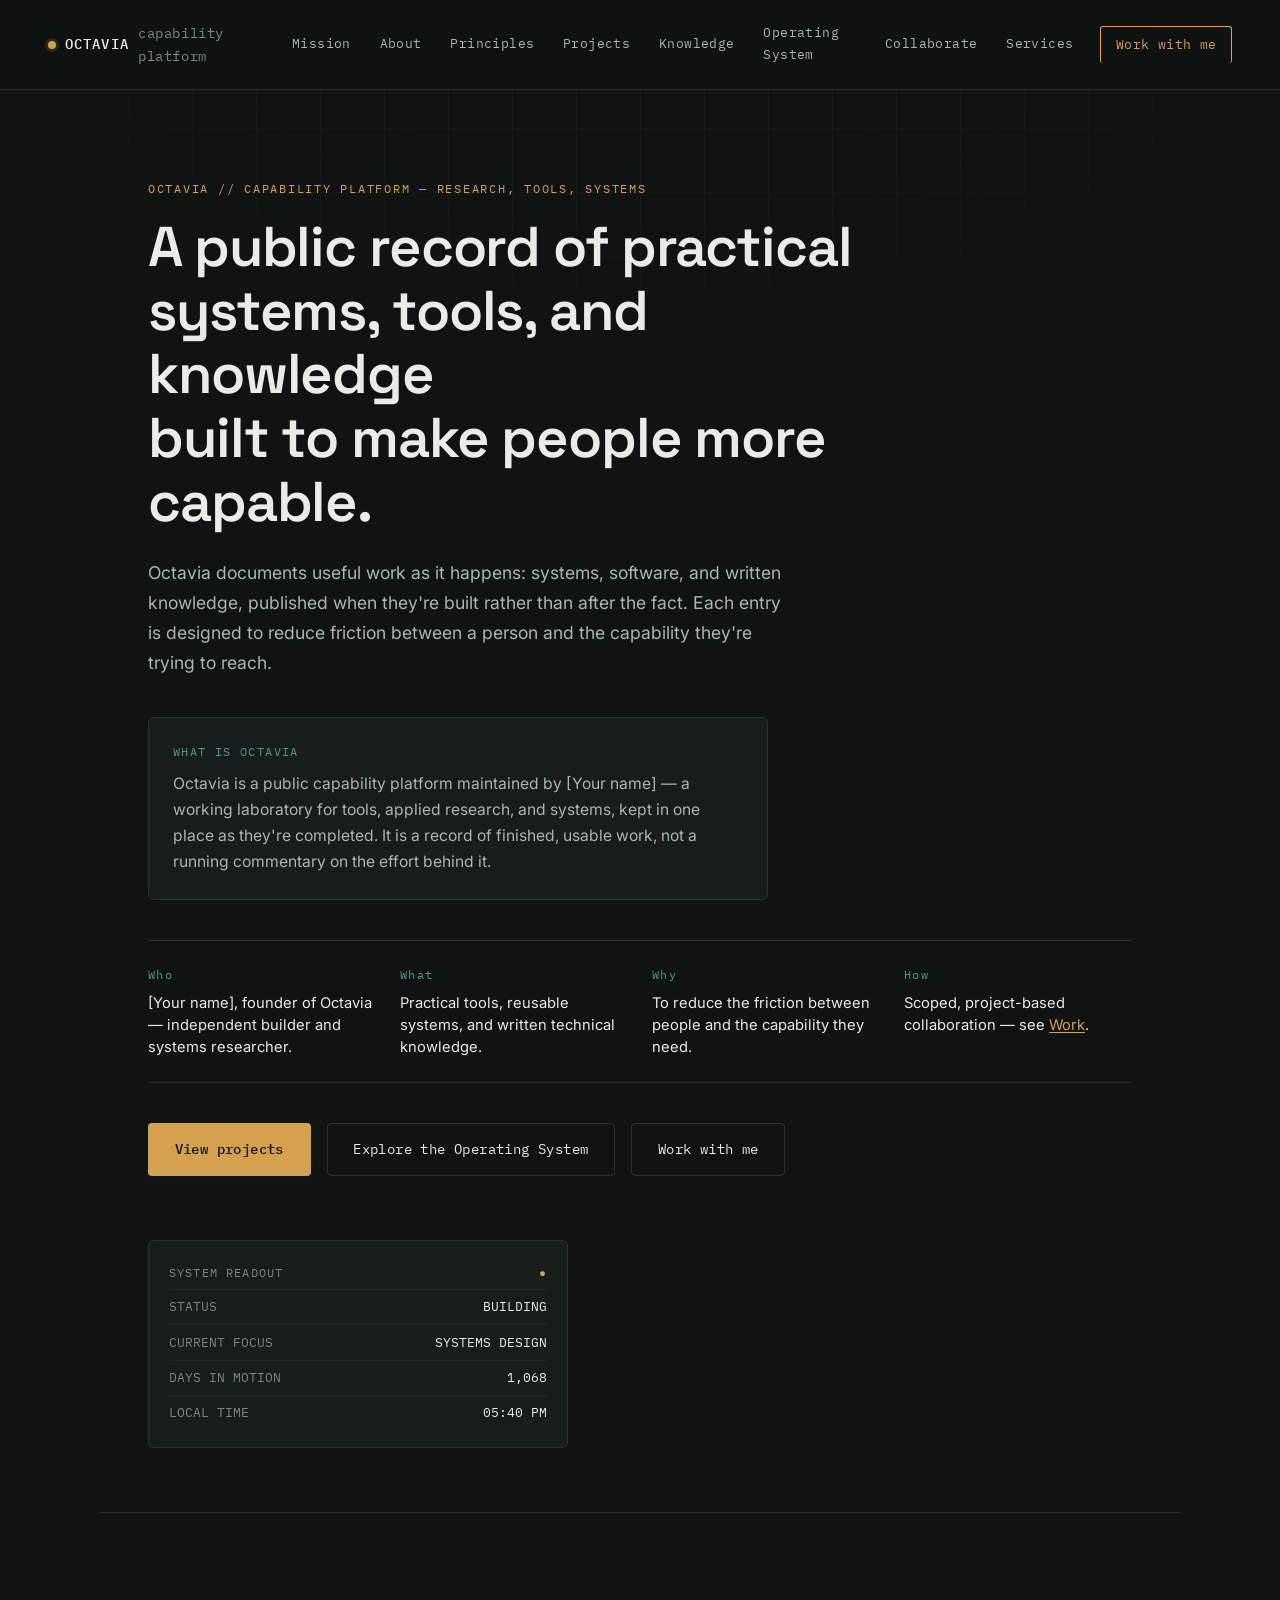
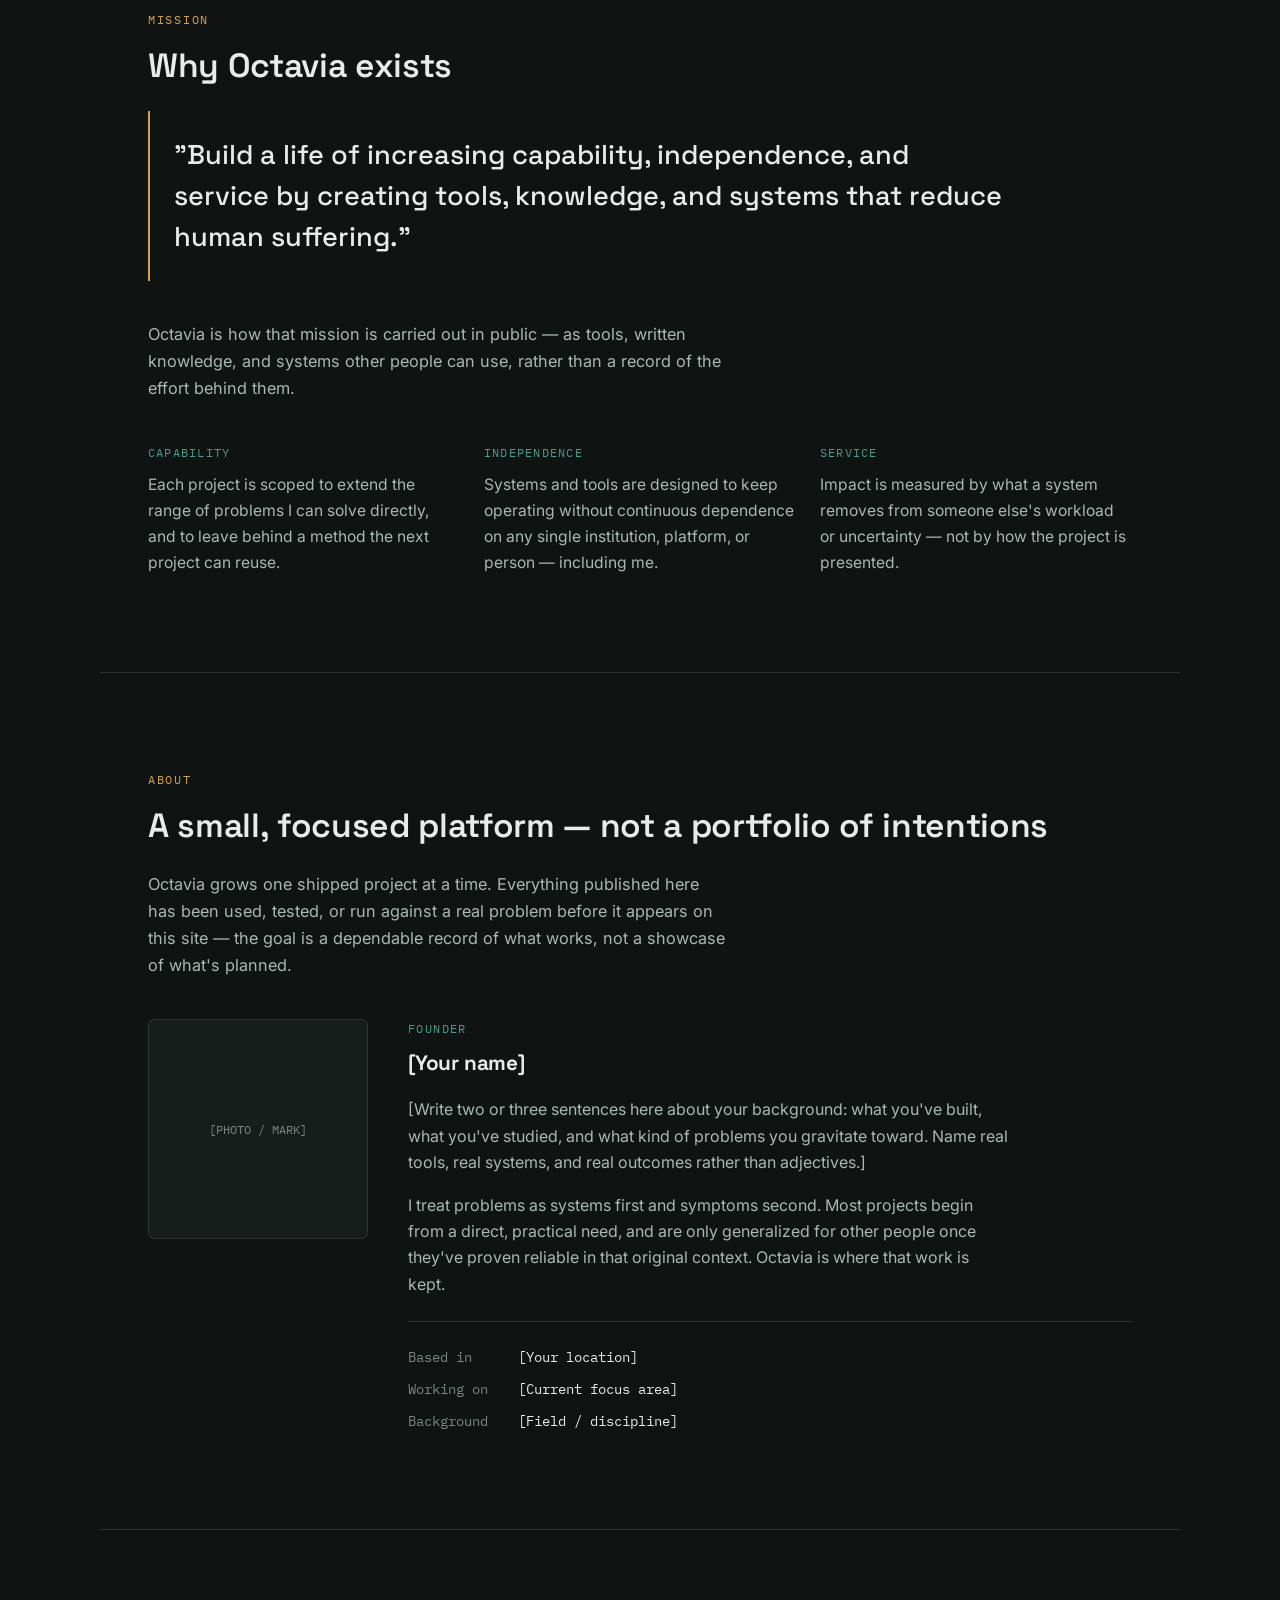
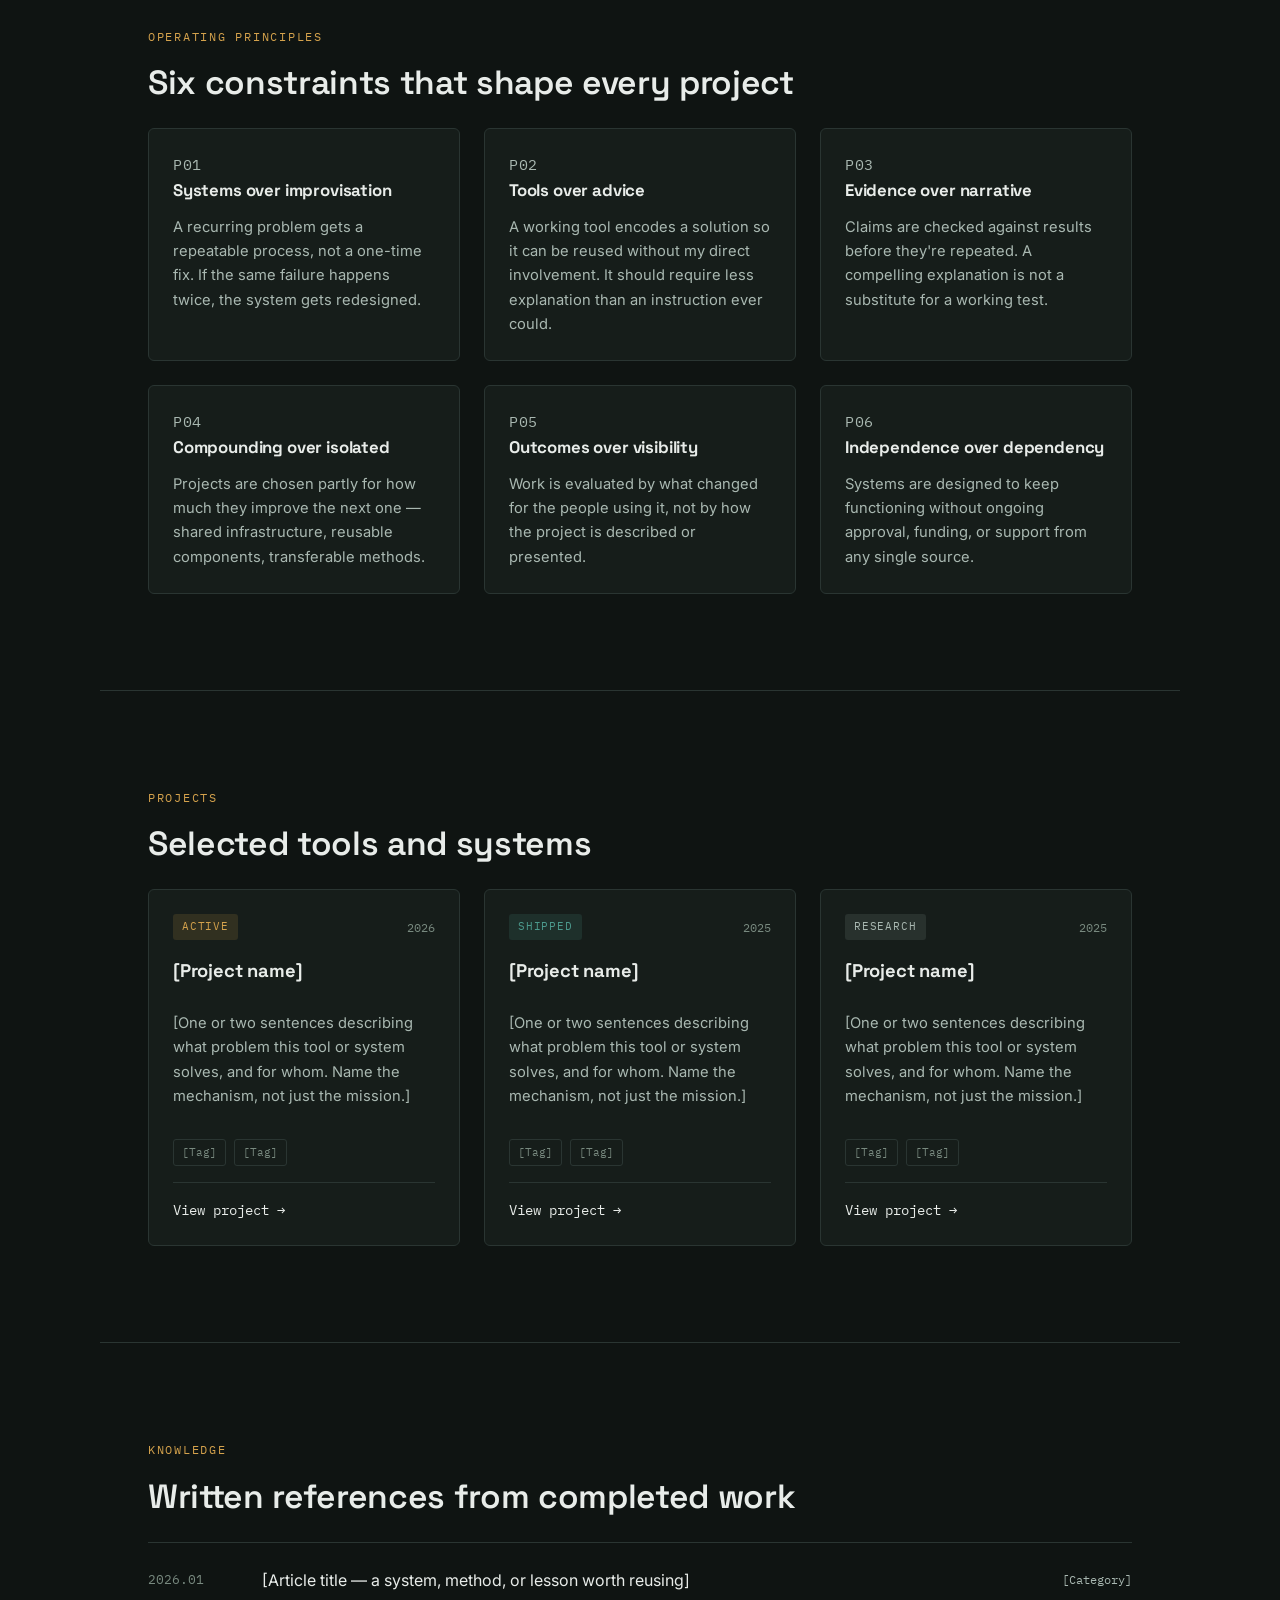
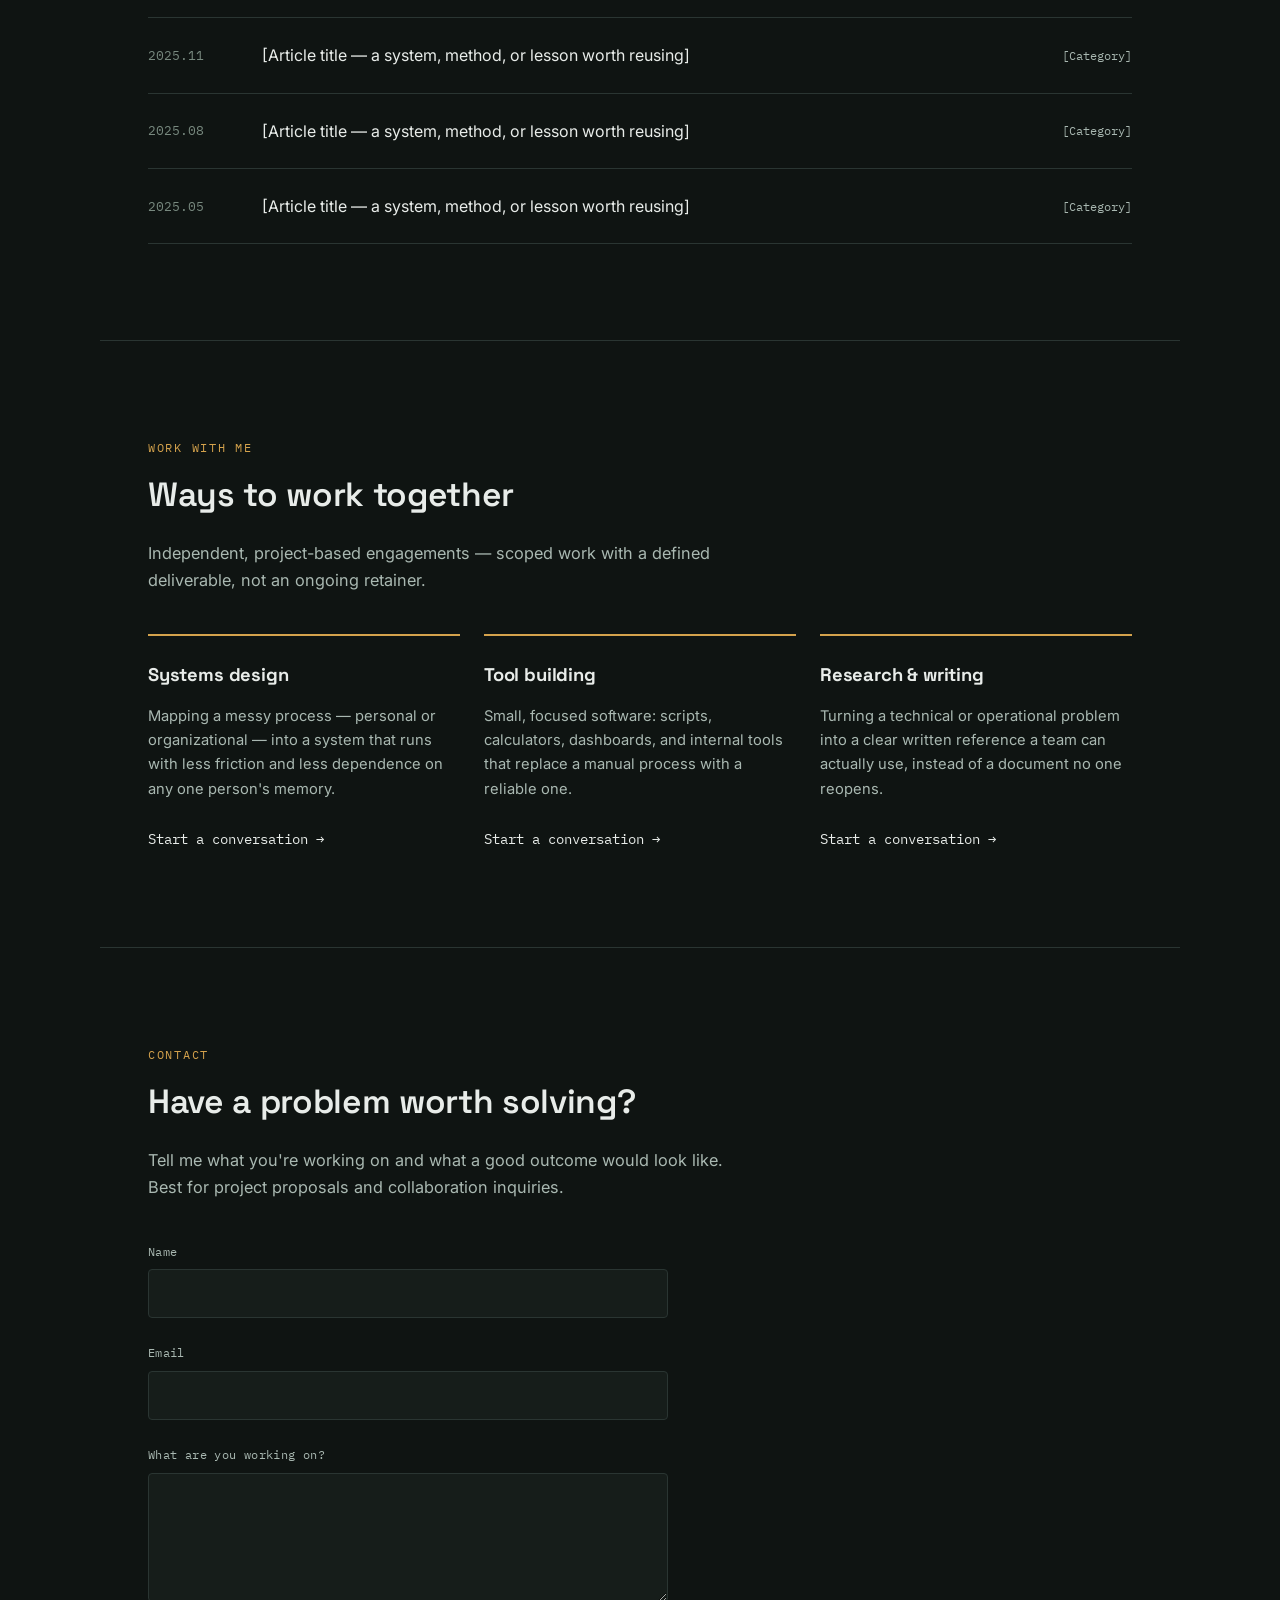
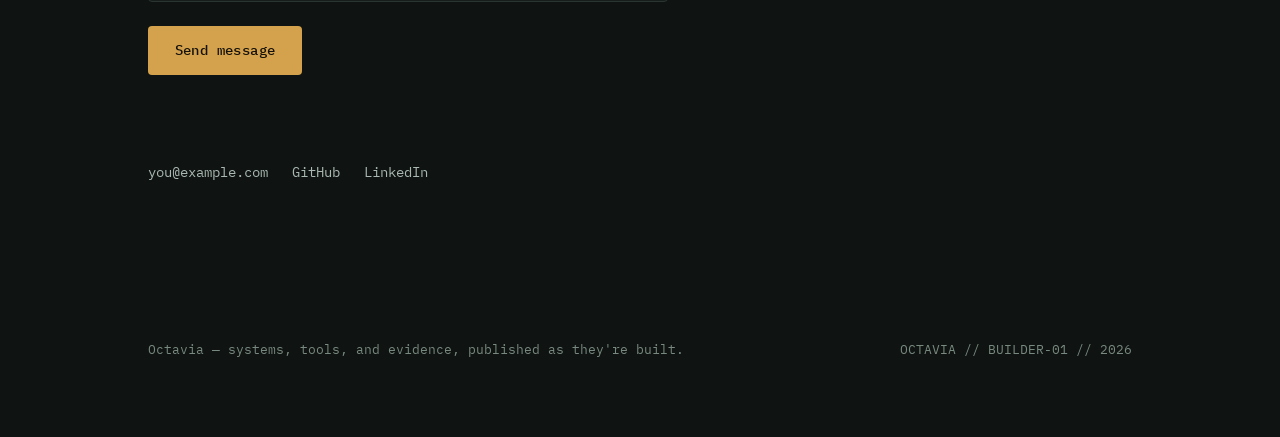
<file: index.html>
<!DOCTYPE html>
<html lang="en">
<head>
<meta charset="UTF-8">
<meta name="viewport" content="width=device-width, initial-scale=1.0">
<title>Octavia — A Capability Platform by [Your Name]</title>
<meta name="description" content="Octavia is a public capability platform: a running record of tools, research, and systems, published as they're built.">
<link rel="preconnect" href="https://fonts.googleapis.com">
<link rel="preconnect" href="https://fonts.gstatic.com" crossorigin>
<link href="https://fonts.googleapis.com/css2?family=Space+Grotesk:wght@400;500;600;700&family=Inter:wght@400;500;600&family=IBM+Plex+Mono:wght@400;500&display=swap" rel="stylesheet">
<link rel="stylesheet" href="style.css">
</head>
<body>

<a class="skip-link" href="#main">Skip to main content</a>
<div class="grid-backdrop" aria-hidden="true"></div>

<header class="topbar">
  <a href="#hero" class="mark">
    <span class="mark-dot" aria-hidden="true"></span>
    <span class="mark-text">OCTAVIA</span>
    <span class="mark-sub">capability platform</span>
  </a>
  <nav class="nav" id="siteNav" aria-label="Primary">
    <a href="#mission">Mission</a>
    <a href="#about">About</a>
    <a href="#principles">Principles</a>
    <a href="#projects">Projects</a>
    <a href="#knowledge">Knowledge</a>
    <a href="os/index.html">Operating System</a>
    <a href="collaborate.html">Collaborate</a>
    <a href="#services">Services</a>
    <a href="#contact" class="nav-cta">Work with me</a>
  </nav>
  <button class="nav-toggle" id="navToggle" aria-label="Toggle menu" aria-expanded="false" aria-controls="siteNav">
    <span></span><span></span><span></span>
  </button>
</header>

<main id="main">

  <!-- HERO -->
  <section id="hero" class="section hero">
    <p class="eyebrow">OCTAVIA // CAPABILITY PLATFORM — RESEARCH, TOOLS, SYSTEMS</p>
    <h1 class="hero-title">A public record of practical systems, tools, and knowledge<br>built to make people more capable.</h1>
    <p class="hero-sub">
      Octavia documents useful work as it happens: systems, software, and written knowledge,
      published when they're built rather than after the fact. Each entry is designed to
      reduce friction between a person and the capability they're trying to reach.
    </p>

    <div class="platform-intro">
      <p class="platform-intro-label">WHAT IS OCTAVIA</p>
      <p class="platform-intro-text">
        Octavia is a public capability platform maintained by [Your name] — a working
        laboratory for tools, applied research, and systems, kept in one place as they're
        completed. It is a record of finished, usable work, not a running commentary on the
        effort behind it.
      </p>
    </div>

    <dl class="identity-strip">
      <div>
        <dt>Who</dt>
        <dd>[Your name], founder of Octavia — independent builder and systems researcher.</dd>
      </div>
      <div>
        <dt>What</dt>
        <dd>Practical tools, reusable systems, and written technical knowledge.</dd>
      </div>
      <div>
        <dt>Why</dt>
        <dd>To reduce the friction between people and the capability they need.</dd>
      </div>
      <div>
        <dt>How</dt>
        <dd>Scoped, project-based collaboration — see <a href="#services">Work</a>.</dd>
      </div>
    </dl>

    <div class="hero-actions">
      <a href="#projects" class="btn btn-primary">View projects</a>
      <a href="os/index.html" class="btn btn-ghost">Explore the Operating System</a>
      <a href="#contact" class="btn btn-ghost">Work with me</a>
    </div>

    <div class="console" role="status" aria-live="polite">
      <div class="console-row console-head">
        <span>SYSTEM READOUT</span>
        <span class="console-blink" aria-hidden="true">●</span>
      </div>
      <div class="console-row">
        <span class="console-key">STATUS</span>
        <span class="console-val">BUILDING</span>
      </div>
      <div class="console-row">
        <span class="console-key">CURRENT FOCUS</span>
        <span class="console-val" id="consoleFocus">—</span>
      </div>
      <div class="console-row">
        <span class="console-key">DAYS IN MOTION</span>
        <span class="console-val" id="consoleDays">—</span>
      </div>
      <div class="console-row">
        <span class="console-key">LOCAL TIME</span>
        <span class="console-val" id="consoleTime">—</span>
      </div>
    </div>
  </section>

  <!-- MISSION -->
  <section id="mission" class="section">
    <p class="eyebrow">MISSION</p>
    <h2 class="section-title">Why Octavia exists</h2>
    <blockquote class="mission-statement">
      <p>"Build a life of increasing capability, independence, and service by creating tools,
      knowledge, and systems that reduce human suffering."</p>
    </blockquote>
    <p class="section-lede">Octavia is how that mission is carried out in public — as tools,
    written knowledge, and systems other people can use, rather than a record of the effort
    behind them.</p>
    <div class="mission-pillars">
      <div class="pillar">
        <p class="pillar-tag">CAPABILITY</p>
        <p class="pillar-text">Each project is scoped to extend the range of problems I can solve directly, and to leave behind a method the next project can reuse.</p>
      </div>
      <div class="pillar">
        <p class="pillar-tag">INDEPENDENCE</p>
        <p class="pillar-text">Systems and tools are designed to keep operating without continuous dependence on any single institution, platform, or person — including me.</p>
      </div>
      <div class="pillar">
        <p class="pillar-tag">SERVICE</p>
        <p class="pillar-text">Impact is measured by what a system removes from someone else's workload or uncertainty — not by how the project is presented.</p>
      </div>
    </div>
  </section>

  <!-- ABOUT -->
  <section id="about" class="section about">
    <p class="eyebrow">ABOUT</p>
    <h2 class="section-title">A small, focused platform — not a portfolio of intentions</h2>
    <p class="section-lede">
      Octavia grows one shipped project at a time. Everything published here has been used,
      tested, or run against a real problem before it appears on this site — the goal is a
      dependable record of what works, not a showcase of what's planned.
    </p>
    <div class="about-grid">
      <div class="about-mark" aria-hidden="true">
        <div class="about-mark-inner">
          <span>[PHOTO / MARK]</span>
        </div>
      </div>
      <div class="about-copy">
        <p class="mini-label">FOUNDER</p>
        <h3>[Your name]</h3>
        <p>
          [Write two or three sentences here about your background: what you've built, what
          you've studied, and what kind of problems you gravitate toward. Name real tools,
          real systems, and real outcomes rather than adjectives.]
        </p>
        <p>
          I treat problems as systems first and symptoms second. Most projects begin from a
          direct, practical need, and are only generalized for other people once they've
          proven reliable in that original context. Octavia is where that work is kept.
        </p>
        <ul class="about-facts">
          <li><span>Based in</span>[Your location]</li>
          <li><span>Working on</span>[Current focus area]</li>
          <li><span>Background</span>[Field / discipline]</li>
        </ul>
      </div>
    </div>
  </section>

  <!-- PRINCIPLES -->
  <section id="principles" class="section">
    <p class="eyebrow">OPERATING PRINCIPLES</p>
    <h2 class="section-title">Six constraints that shape every project</h2>
    <div class="principles-grid">
      <article class="principle">
        <p class="principle-index">P01</p>
        <h3>Systems over improvisation</h3>
        <p>A recurring problem gets a repeatable process, not a one-time fix. If the same failure happens twice, the system gets redesigned.</p>
      </article>
      <article class="principle">
        <p class="principle-index">P02</p>
        <h3>Tools over advice</h3>
        <p>A working tool encodes a solution so it can be reused without my direct involvement. It should require less explanation than an instruction ever could.</p>
      </article>
      <article class="principle">
        <p class="principle-index">P03</p>
        <h3>Evidence over narrative</h3>
        <p>Claims are checked against results before they're repeated. A compelling explanation is not a substitute for a working test.</p>
      </article>
      <article class="principle">
        <p class="principle-index">P04</p>
        <h3>Compounding over isolated</h3>
        <p>Projects are chosen partly for how much they improve the next one — shared infrastructure, reusable components, transferable methods.</p>
      </article>
      <article class="principle">
        <p class="principle-index">P05</p>
        <h3>Outcomes over visibility</h3>
        <p>Work is evaluated by what changed for the people using it, not by how the project is described or presented.</p>
      </article>
      <article class="principle">
        <p class="principle-index">P06</p>
        <h3>Independence over dependency</h3>
        <p>Systems are designed to keep functioning without ongoing approval, funding, or support from any single source.</p>
      </article>
    </div>
  </section>

  <!-- PROJECTS -->
  <section id="projects" class="section">
    <p class="eyebrow">PROJECTS</p>
    <h2 class="section-title">Selected tools and systems</h2>
    <div class="projects-grid">

      <article class="project-card">
        <div class="project-top">
          <span class="status-tag status-active">ACTIVE</span>
          <span class="project-year">2026</span>
        </div>
        <h3>[Project name]</h3>
        <p>[One or two sentences describing what problem this tool or system solves, and for whom. Name the mechanism, not just the mission.]</p>
        <div class="project-tags">
          <span>[Tag]</span><span>[Tag]</span>
        </div>
        <a href="#" class="project-link">View project <span aria-hidden="true">→</span></a>
      </article>

      <article class="project-card">
        <div class="project-top">
          <span class="status-tag status-shipped">SHIPPED</span>
          <span class="project-year">2025</span>
        </div>
        <h3>[Project name]</h3>
        <p>[One or two sentences describing what problem this tool or system solves, and for whom. Name the mechanism, not just the mission.]</p>
        <div class="project-tags">
          <span>[Tag]</span><span>[Tag]</span>
        </div>
        <a href="#" class="project-link">View project <span aria-hidden="true">→</span></a>
      </article>

      <article class="project-card">
        <div class="project-top">
          <span class="status-tag status-research">RESEARCH</span>
          <span class="project-year">2025</span>
        </div>
        <h3>[Project name]</h3>
        <p>[One or two sentences describing what problem this tool or system solves, and for whom. Name the mechanism, not just the mission.]</p>
        <div class="project-tags">
          <span>[Tag]</span><span>[Tag]</span>
        </div>
        <a href="#" class="project-link">View project <span aria-hidden="true">→</span></a>
      </article>

    </div>
  </section>

  <!-- KNOWLEDGE -->
  <section id="knowledge" class="section">
    <p class="eyebrow">KNOWLEDGE</p>
    <h2 class="section-title">Written references from completed work</h2>
    <div class="knowledge-list">
      <a href="#" class="knowledge-row">
        <span class="knowledge-date">2026.01</span>
        <span class="knowledge-title">[Article title — a system, method, or lesson worth reusing]</span>
        <span class="knowledge-tag">[Category]</span>
      </a>
      <a href="#" class="knowledge-row">
        <span class="knowledge-date">2025.11</span>
        <span class="knowledge-title">[Article title — a system, method, or lesson worth reusing]</span>
        <span class="knowledge-tag">[Category]</span>
      </a>
      <a href="#" class="knowledge-row">
        <span class="knowledge-date">2025.08</span>
        <span class="knowledge-title">[Article title — a system, method, or lesson worth reusing]</span>
        <span class="knowledge-tag">[Category]</span>
      </a>
      <a href="#" class="knowledge-row">
        <span class="knowledge-date">2025.05</span>
        <span class="knowledge-title">[Article title — a system, method, or lesson worth reusing]</span>
        <span class="knowledge-tag">[Category]</span>
      </a>
    </div>
  </section>

  <!-- SERVICES -->
  <section id="services" class="section">
    <p class="eyebrow">WORK WITH ME</p>
    <h2 class="section-title">Ways to work together</h2>
    <p class="section-lede">Independent, project-based engagements — scoped work with a defined deliverable, not an ongoing retainer.</p>
    <div class="services-grid">
      <article class="service-card">
        <h3>Systems design</h3>
        <p>Mapping a messy process — personal or organizational — into a system that runs with less friction and less dependence on any one person's memory.</p>
        <a href="#contact" class="service-link">Start a conversation <span aria-hidden="true">→</span></a>
      </article>
      <article class="service-card">
        <h3>Tool building</h3>
        <p>Small, focused software: scripts, calculators, dashboards, and internal tools that replace a manual process with a reliable one.</p>
        <a href="#contact" class="service-link">Start a conversation <span aria-hidden="true">→</span></a>
      </article>
      <article class="service-card">
        <h3>Research &amp; writing</h3>
        <p>Turning a technical or operational problem into a clear written reference a team can actually use, instead of a document no one reopens.</p>
        <a href="#contact" class="service-link">Start a conversation <span aria-hidden="true">→</span></a>
      </article>
    </div>
  </section>

  <!-- CONTACT -->
  <section id="contact" class="section contact">
    <p class="eyebrow">CONTACT</p>
    <h2 class="section-title">Have a problem worth solving?</h2>
    <p class="section-lede">Tell me what you're working on and what a good outcome would look like. Best for project proposals and collaboration inquiries.</p>

    <form class="contact-form" id="contactForm" novalidate>
      <div class="form-row">
        <label for="name">Name</label>
        <input type="text" id="name" name="name" autocomplete="name" required>
      </div>
      <div class="form-row">
        <label for="email">Email</label>
        <input type="email" id="email" name="email" autocomplete="email" required>
      </div>
      <div class="form-row">
        <label for="message">What are you working on?</label>
        <textarea id="message" name="message" rows="5" required></textarea>
      </div>
      <button type="submit" class="btn btn-primary">Send message</button>
      <p class="form-note" id="formNote" role="status"></p>
    </form>

    <div class="contact-links">
      <a href="mailto:you@example.com">you@example.com</a>
      <a href="https://github.com/yourusername" target="_blank" rel="noopener">GitHub</a>
      <a href="https://linkedin.com/in/yourusername" target="_blank" rel="noopener">LinkedIn</a>
    </div>
  </section>

</main>

<footer class="footer">
  <p class="footer-line">Octavia — systems, tools, and evidence, published as they're built.</p>
  <p class="footer-coords">OCTAVIA // BUILDER-01 // <span id="footerYear"></span></p>
</footer>

<script src="script.js"></script>
</body>
</html>
</file>
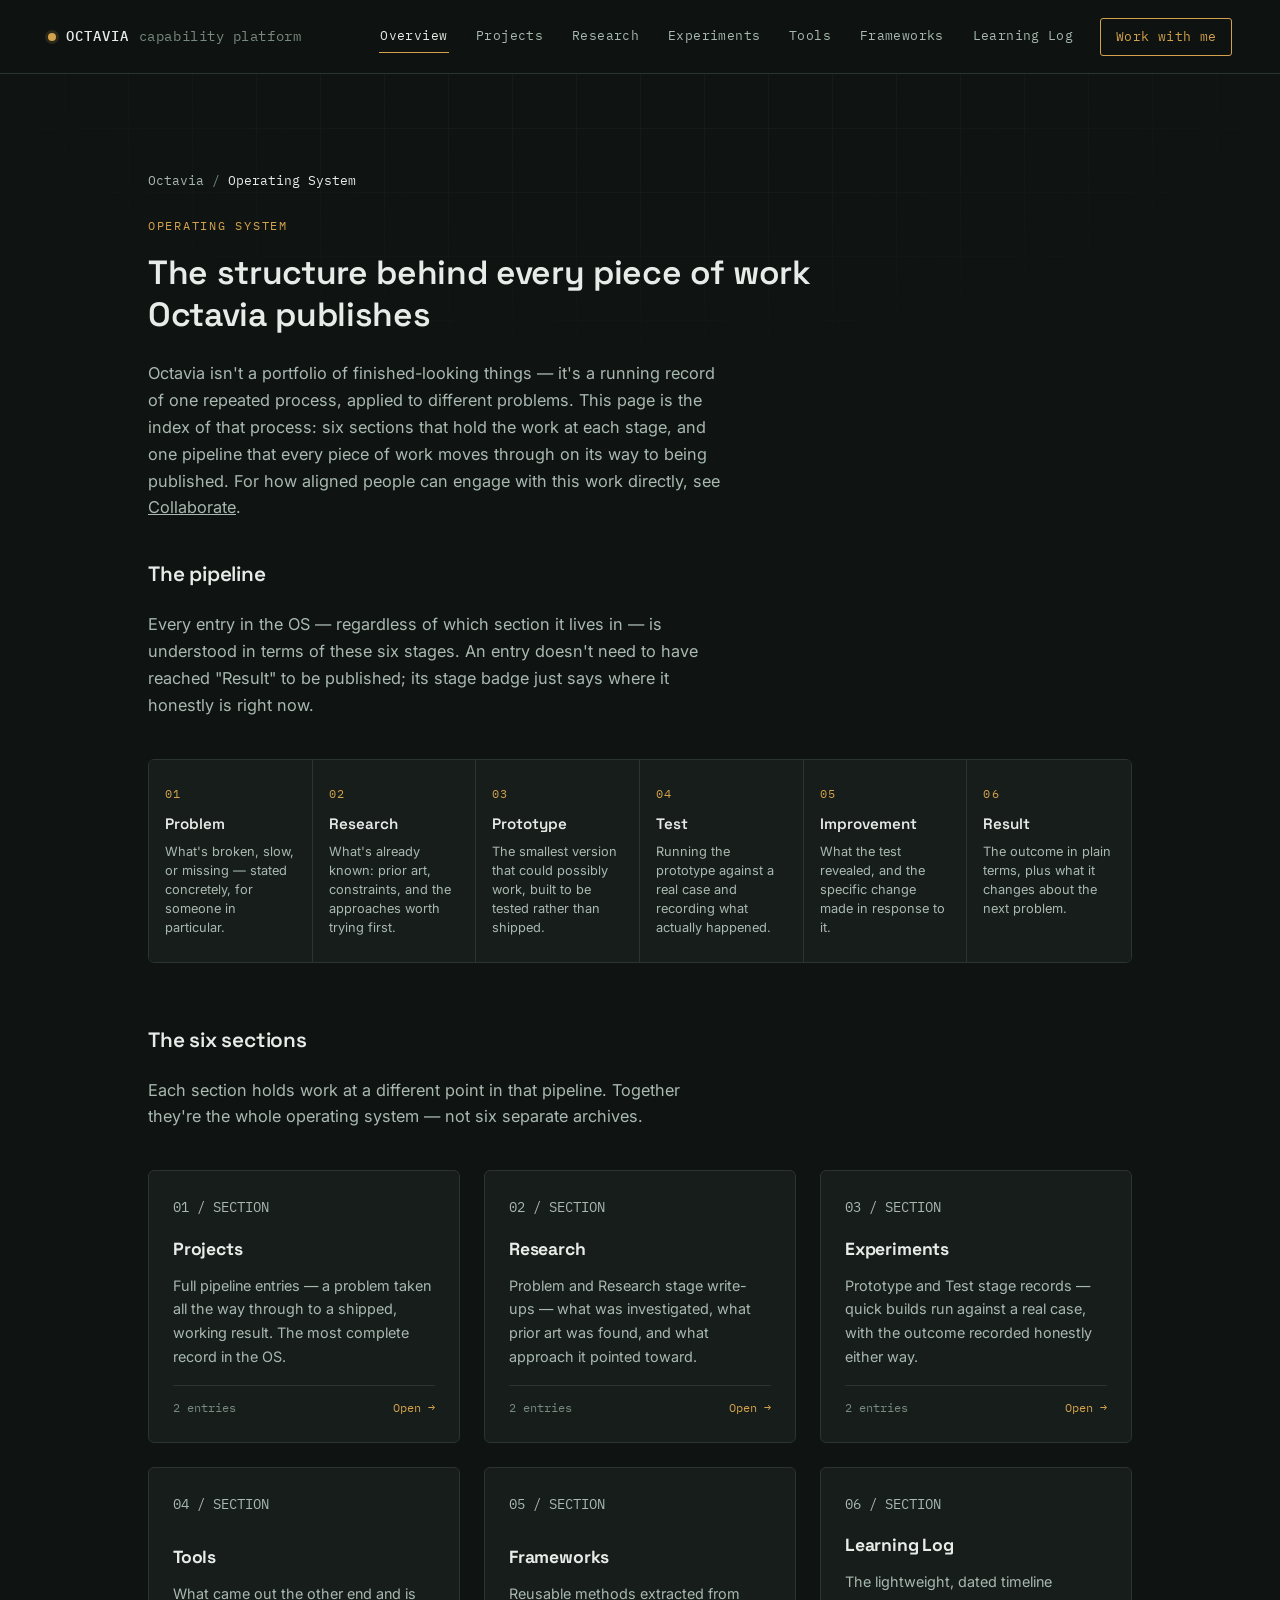
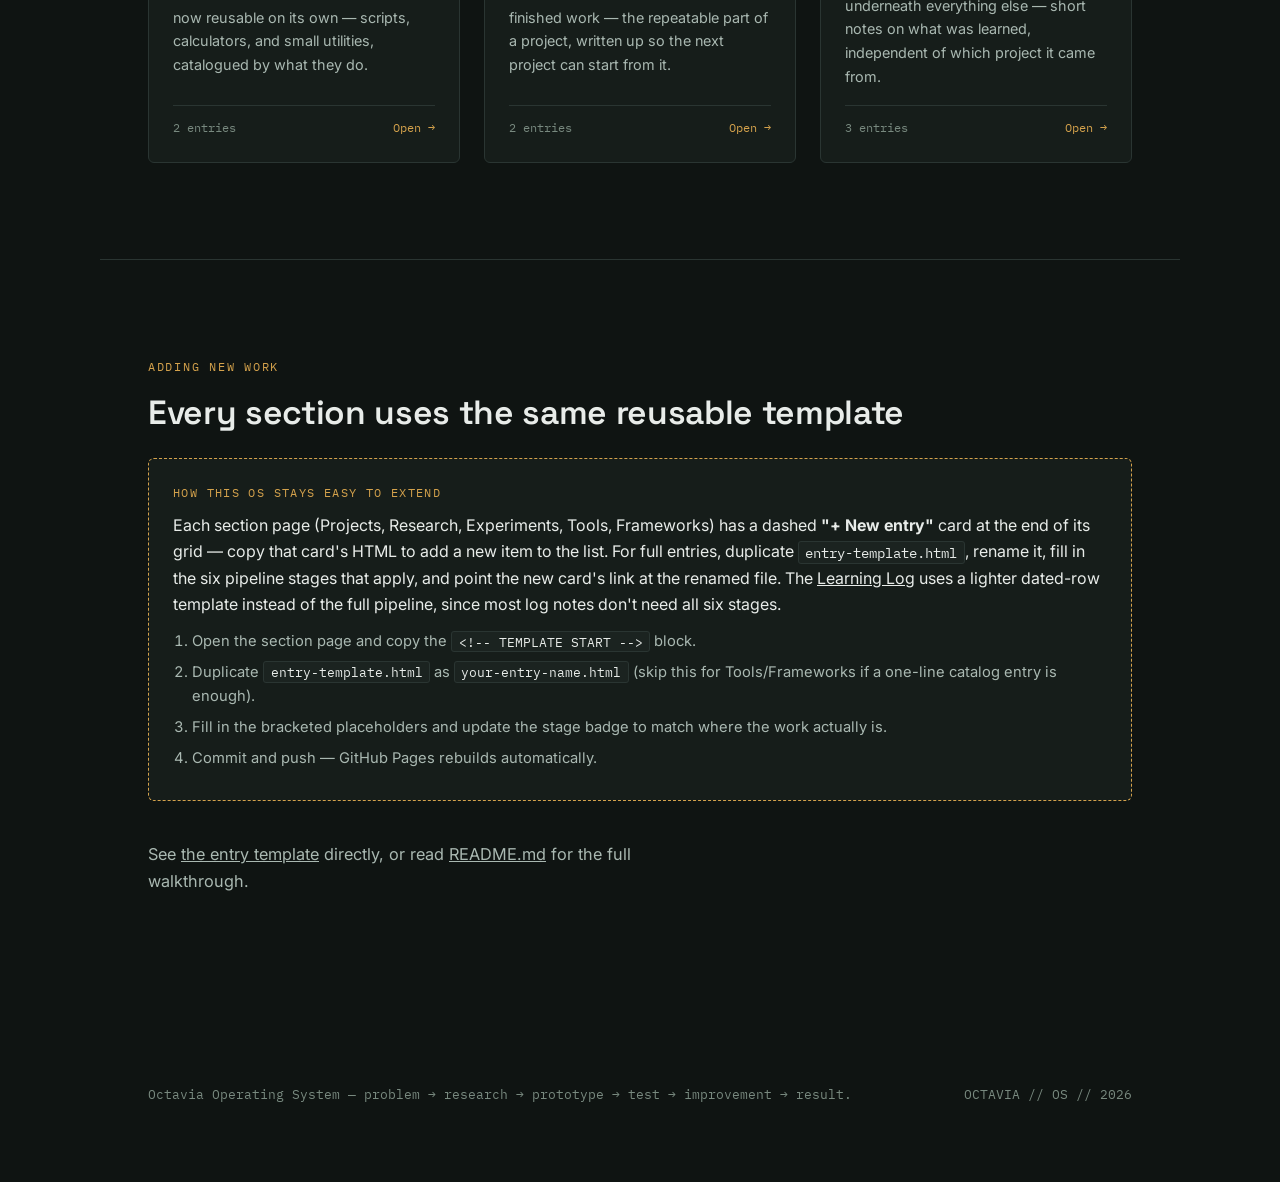
<file: os/index.html>
<!DOCTYPE html>
<html lang="en">
<head>
<meta charset="UTF-8">
<meta name="viewport" content="width=device-width, initial-scale=1.0">
<title>Operating System — Octavia</title>
<meta name="description" content="The structured operating system behind Octavia: how every problem moves through research, prototyping, testing, and improvement to a documented result.">
<link rel="preconnect" href="https://fonts.googleapis.com">
<link rel="preconnect" href="https://fonts.gstatic.com" crossorigin>
<link href="https://fonts.googleapis.com/css2?family=Space+Grotesk:wght@400;500;600;700&family=Inter:wght@400;500;600&family=IBM+Plex+Mono:wght@400;500&display=swap" rel="stylesheet">
<link rel="stylesheet" href="../style.css">
<link rel="stylesheet" href="os.css">
</head>
<body>

<a class="skip-link" href="#main">Skip to main content</a>
<div class="grid-backdrop" aria-hidden="true"></div>

<header class="topbar">
  <a href="../index.html" class="mark">
    <span class="mark-dot" aria-hidden="true"></span>
    <span class="mark-text">OCTAVIA</span>
    <span class="mark-sub">capability platform</span>
  </a>
  <nav class="nav" id="siteNav" aria-label="Primary">
    <a href="index.html" aria-current="true">Overview</a>
    <a href="projects.html">Projects</a>
    <a href="research.html">Research</a>
    <a href="experiments.html">Experiments</a>
    <a href="tools.html">Tools</a>
    <a href="frameworks.html">Frameworks</a>
    <a href="learning-log.html">Learning Log</a>
    <a href="../index.html#contact" class="nav-cta">Work with me</a>
  </nav>
  <button class="nav-toggle" id="navToggle" aria-label="Toggle menu" aria-expanded="false" aria-controls="siteNav">
    <span></span><span></span><span></span>
  </button>
</header>

<main id="main">

  <section class="section">
    <p class="os-breadcrumb"><a href="../index.html">Octavia</a> / <span class="current">Operating System</span></p>
    <p class="eyebrow">OPERATING SYSTEM</p>
    <h1 class="section-title" style="max-width:32ch;">The structure behind every piece of work Octavia publishes</h1>
    <p class="section-lede">
      Octavia isn't a portfolio of finished-looking things — it's a running record of one
      repeated process, applied to different problems. This page is the index of that process:
      six sections that hold the work at each stage, and one pipeline that every piece of work
      moves through on its way to being published. For how aligned people can engage with this
      work directly, see <a href="../collaborate.html">Collaborate</a>.
    </p>

    <h2 class="section-title" style="font-size:1.3rem; max-width:none;">The pipeline</h2>
    <p class="section-lede">Every entry in the OS — regardless of which section it lives in — is understood in terms of these six stages. An entry doesn't need to have reached "Result" to be published; its stage badge just says where it honestly is right now.</p>

    <ol class="stage-track">
      <li class="stage">
        <span class="stage-index">01</span>
        <span class="stage-label">Problem</span>
        <span class="stage-desc">What's broken, slow, or missing — stated concretely, for someone in particular.</span>
      </li>
      <li class="stage">
        <span class="stage-index">02</span>
        <span class="stage-label">Research</span>
        <span class="stage-desc">What's already known: prior art, constraints, and the approaches worth trying first.</span>
      </li>
      <li class="stage">
        <span class="stage-index">03</span>
        <span class="stage-label">Prototype</span>
        <span class="stage-desc">The smallest version that could possibly work, built to be tested rather than shipped.</span>
      </li>
      <li class="stage">
        <span class="stage-index">04</span>
        <span class="stage-label">Test</span>
        <span class="stage-desc">Running the prototype against a real case and recording what actually happened.</span>
      </li>
      <li class="stage">
        <span class="stage-index">05</span>
        <span class="stage-label">Improvement</span>
        <span class="stage-desc">What the test revealed, and the specific change made in response to it.</span>
      </li>
      <li class="stage">
        <span class="stage-index">06</span>
        <span class="stage-label">Result</span>
        <span class="stage-desc">The outcome in plain terms, plus what it changes about the next problem.</span>
      </li>
    </ol>

    <h2 class="section-title" style="font-size:1.3rem; max-width:none;">The six sections</h2>
    <p class="section-lede">Each section holds work at a different point in that pipeline. Together they're the whole operating system — not six separate archives.</p>

    <div class="os-grid">
      <a href="projects.html" class="os-card">
        <p class="os-card-index">01 / SECTION</p>
        <h3>Projects</h3>
        <p>Full pipeline entries — a problem taken all the way through to a shipped, working result. The most complete record in the OS.</p>
        <div class="os-card-meta"><span>2 entries</span><span class="go">Open →</span></div>
      </a>
      <a href="research.html" class="os-card">
        <p class="os-card-index">02 / SECTION</p>
        <h3>Research</h3>
        <p>Problem and Research stage write-ups — what was investigated, what prior art was found, and what approach it pointed toward.</p>
        <div class="os-card-meta"><span>2 entries</span><span class="go">Open →</span></div>
      </a>
      <a href="experiments.html" class="os-card">
        <p class="os-card-index">03 / SECTION</p>
        <h3>Experiments</h3>
        <p>Prototype and Test stage records — quick builds run against a real case, with the outcome recorded honestly either way.</p>
        <div class="os-card-meta"><span>2 entries</span><span class="go">Open →</span></div>
      </a>
      <a href="tools.html" class="os-card">
        <p class="os-card-index">04 / SECTION</p>
        <h3>Tools</h3>
        <p>What came out the other end and is now reusable on its own — scripts, calculators, and small utilities, catalogued by what they do.</p>
        <div class="os-card-meta"><span>2 entries</span><span class="go">Open →</span></div>
      </a>
      <a href="frameworks.html" class="os-card">
        <p class="os-card-index">05 / SECTION</p>
        <h3>Frameworks</h3>
        <p>Reusable methods extracted from finished work — the repeatable part of a project, written up so the next project can start from it.</p>
        <div class="os-card-meta"><span>2 entries</span><span class="go">Open →</span></div>
      </a>
      <a href="learning-log.html" class="os-card">
        <p class="os-card-index">06 / SECTION</p>
        <h3>Learning Log</h3>
        <p>The lightweight, dated timeline underneath everything else — short notes on what was learned, independent of which project it came from.</p>
        <div class="os-card-meta"><span>3 entries</span><span class="go">Open →</span></div>
      </a>
    </div>
  </section>

  <section class="section">
    <p class="eyebrow">ADDING NEW WORK</p>
    <h2 class="section-title">Every section uses the same reusable template</h2>
    <div class="template-banner">
      <p class="template-banner-label">HOW THIS OS STAYS EASY TO EXTEND</p>
      <p>Each section page (Projects, Research, Experiments, Tools, Frameworks) has a dashed
      <strong>"+ New entry"</strong> card at the end of its grid — copy that card's HTML to add
      a new item to the list. For full entries, duplicate <code>entry-template.html</code>,
      rename it, fill in the six pipeline stages that apply, and point the new card's link at
      the renamed file. The <a href="learning-log.html">Learning Log</a> uses a lighter dated-row
      template instead of the full pipeline, since most log notes don't need all six stages.</p>
      <ol>
        <li>Open the section page and copy the <code>&lt;!-- TEMPLATE START --&gt;</code> block.</li>
        <li>Duplicate <code>entry-template.html</code> as <code>your-entry-name.html</code> (skip this for Tools/Frameworks if a one-line catalog entry is enough).</li>
        <li>Fill in the bracketed placeholders and update the stage badge to match where the work actually is.</li>
        <li>Commit and push — GitHub Pages rebuilds automatically.</li>
      </ol>
    </div>
    <p class="section-lede">See <a href="entry-template.html">the entry template</a> directly, or read <a href="../README.md">README.md</a> for the full walkthrough.</p>
  </section>

</main>

<footer class="footer">
  <p class="footer-line">Octavia Operating System — problem → research → prototype → test → improvement → result.</p>
  <p class="footer-coords">OCTAVIA // OS // <span id="footerYear"></span></p>
</footer>

<script src="os.js"></script>
</body>
</html>
</file>
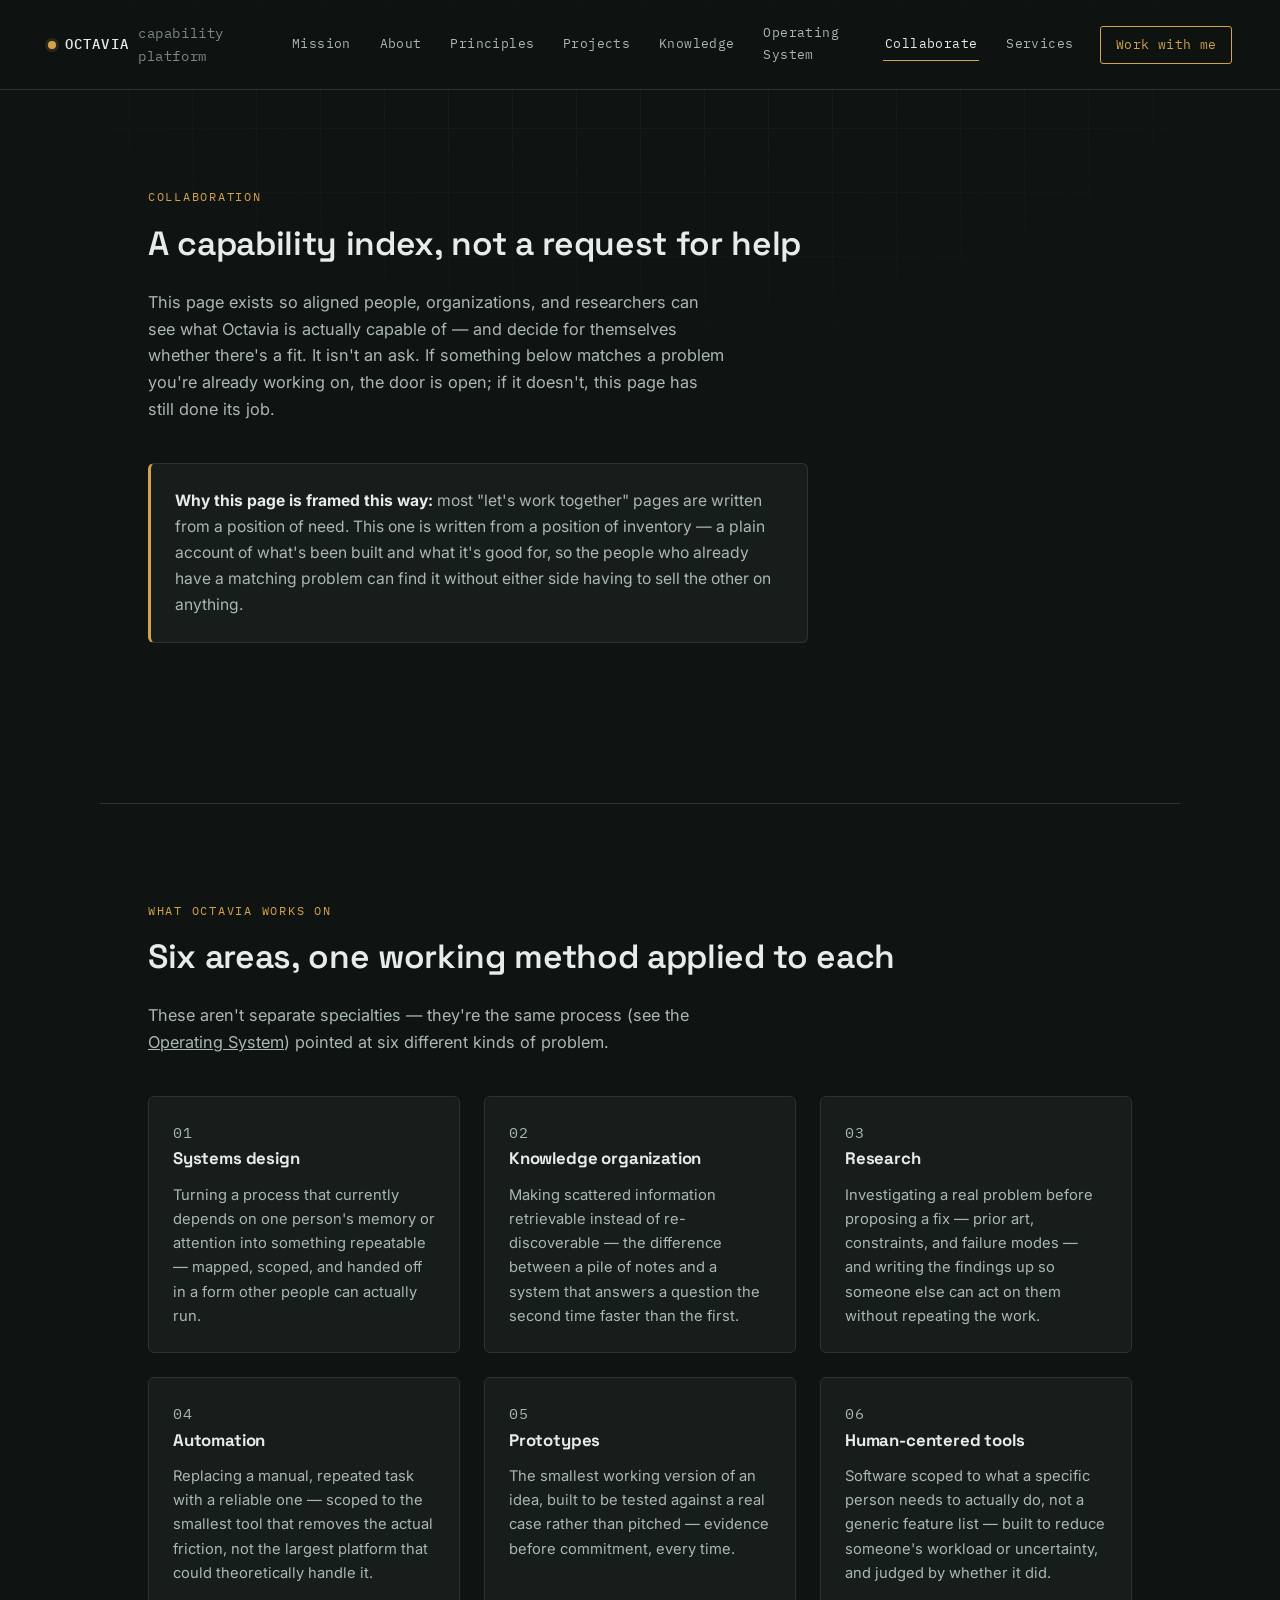
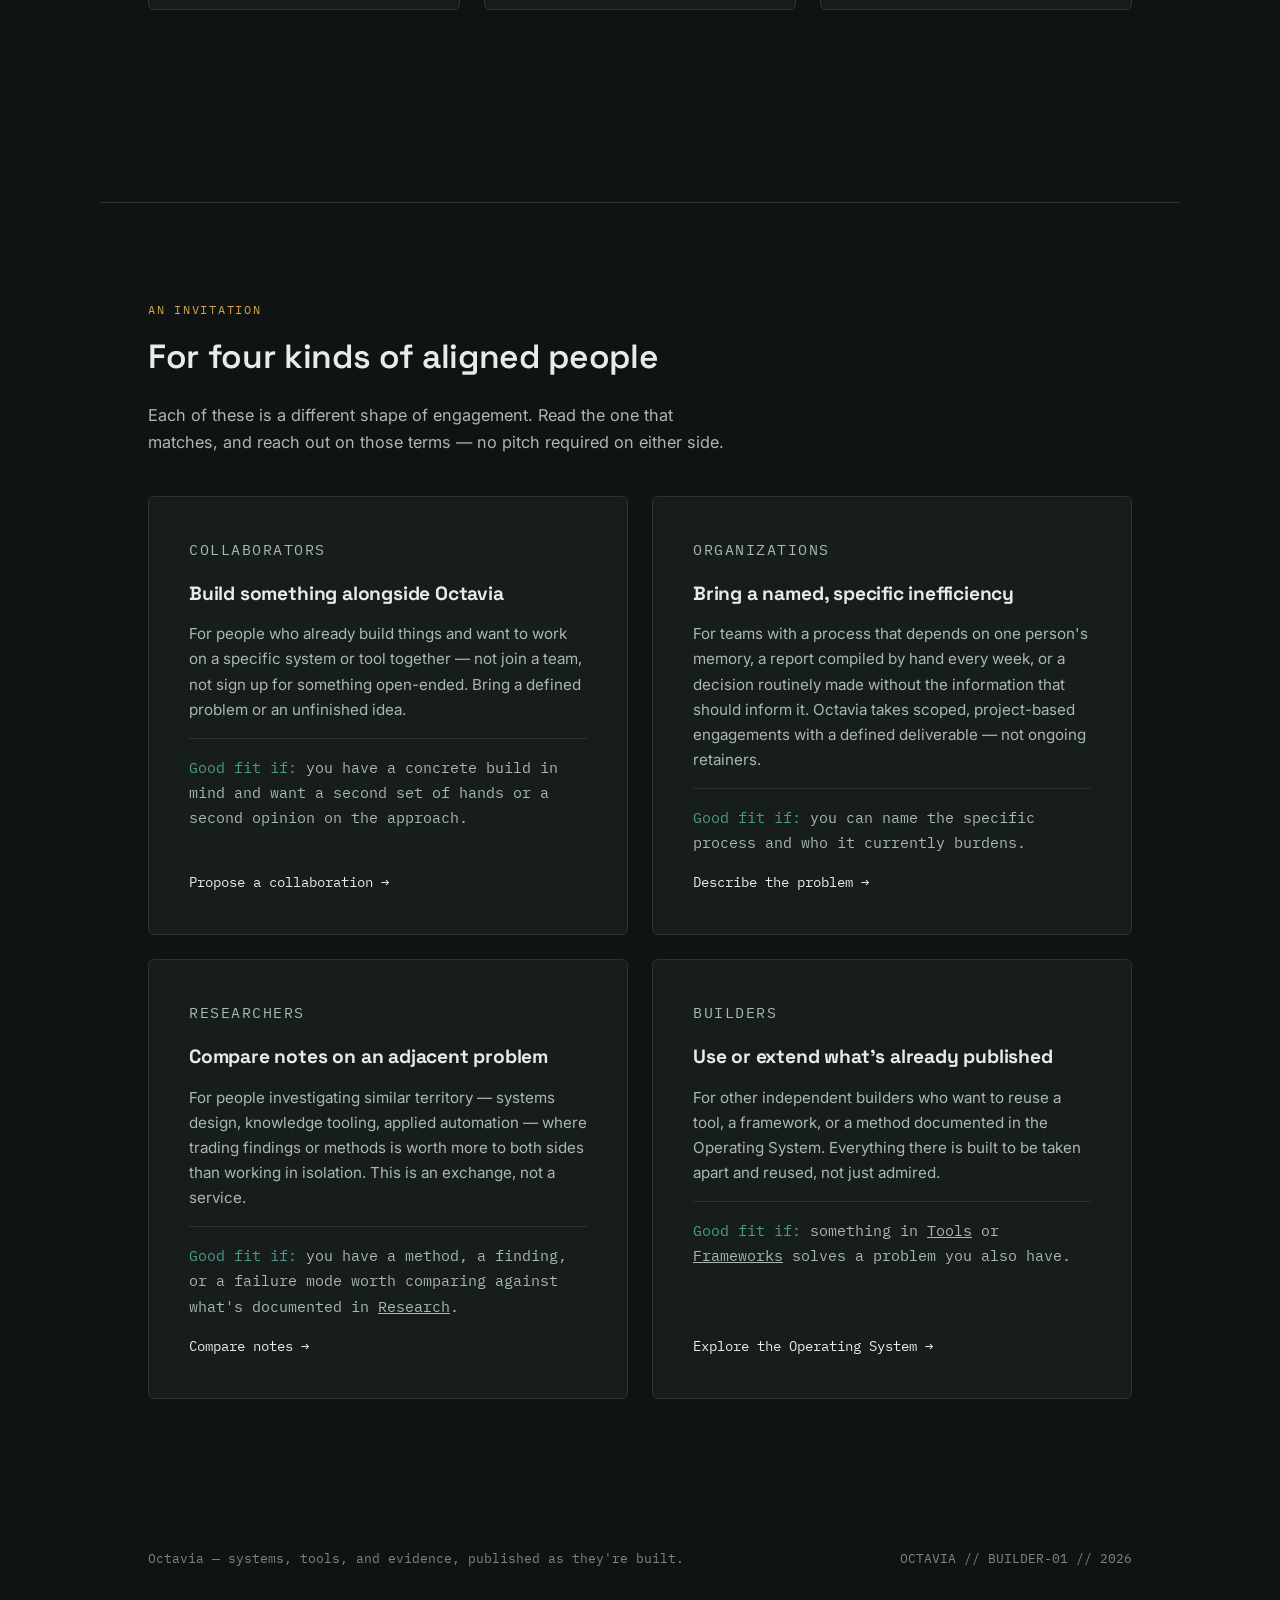
<file: collaborate.html>
<!DOCTYPE html>
<html lang="en">
<head>
<meta charset="UTF-8">
<meta name="viewport" content="width=device-width, initial-scale=1.0">
<title>Collaborate — Octavia</title>
<meta name="description" content="What Octavia works on, and how aligned collaborators, organizations, researchers, and builders can find a fit.">
<link rel="preconnect" href="https://fonts.googleapis.com">
<link rel="preconnect" href="https://fonts.gstatic.com" crossorigin>
<link href="https://fonts.googleapis.com/css2?family=Space+Grotesk:wght@400;500;600;700&family=Inter:wght@400;500;600&family=IBM+Plex+Mono:wght@400;500&display=swap" rel="stylesheet">
<link rel="stylesheet" href="style.css">
<link rel="stylesheet" href="collaborate.css">
</head>
<body>

<a class="skip-link" href="#main">Skip to main content</a>
<div class="grid-backdrop" aria-hidden="true"></div>

<header class="topbar">
  <a href="index.html" class="mark">
    <span class="mark-dot" aria-hidden="true"></span>
    <span class="mark-text">OCTAVIA</span>
    <span class="mark-sub">capability platform</span>
  </a>
  <nav class="nav" id="siteNav" aria-label="Primary">
    <a href="index.html#mission">Mission</a>
    <a href="index.html#about">About</a>
    <a href="index.html#principles">Principles</a>
    <a href="index.html#projects">Projects</a>
    <a href="index.html#knowledge">Knowledge</a>
    <a href="os/index.html">Operating System</a>
    <a href="collaborate.html" aria-current="true">Collaborate</a>
    <a href="index.html#services">Services</a>
    <a href="index.html#contact" class="nav-cta">Work with me</a>
  </nav>
  <button class="nav-toggle" id="navToggle" aria-label="Toggle menu" aria-expanded="false" aria-controls="siteNav">
    <span></span><span></span><span></span>
  </button>
</header>

<main id="main">

  <section class="section">
    <p class="eyebrow">COLLABORATION</p>
    <h1 class="section-title" style="max-width:34ch;">A capability index, not a request for help</h1>
    <p class="section-lede">
      This page exists so aligned people, organizations, and researchers can see what Octavia
      is actually capable of — and decide for themselves whether there's a fit. It isn't an
      ask. If something below matches a problem you're already working on, the door is open;
      if it doesn't, this page has still done its job.
    </p>

    <div class="purpose-note">
      <p><strong>Why this page is framed this way:</strong> most "let's work together" pages
      are written from a position of need. This one is written from a position of inventory —
      a plain account of what's been built and what it's good for, so the people who already
      have a matching problem can find it without either side having to sell the other on
      anything.</p>
    </div>
  </section>

  <section class="section">
    <p class="eyebrow">WHAT OCTAVIA WORKS ON</p>
    <h2 class="section-title">Six areas, one working method applied to each</h2>
    <p class="section-lede">These aren't separate specialties — they're the same process (see the <a href="os/index.html">Operating System</a>) pointed at six different kinds of problem.</p>

    <div class="capability-grid">
      <article class="capability">
        <p class="capability-index">01</p>
        <h3>Systems design</h3>
        <p>Turning a process that currently depends on one person's memory or attention into something repeatable — mapped, scoped, and handed off in a form other people can actually run.</p>
      </article>
      <article class="capability">
        <p class="capability-index">02</p>
        <h3>Knowledge organization</h3>
        <p>Making scattered information retrievable instead of re-discoverable — the difference between a pile of notes and a system that answers a question the second time faster than the first.</p>
      </article>
      <article class="capability">
        <p class="capability-index">03</p>
        <h3>Research</h3>
        <p>Investigating a real problem before proposing a fix — prior art, constraints, and failure modes — and writing the findings up so someone else can act on them without repeating the work.</p>
      </article>
      <article class="capability">
        <p class="capability-index">04</p>
        <h3>Automation</h3>
        <p>Replacing a manual, repeated task with a reliable one — scoped to the smallest tool that removes the actual friction, not the largest platform that could theoretically handle it.</p>
      </article>
      <article class="capability">
        <p class="capability-index">05</p>
        <h3>Prototypes</h3>
        <p>The smallest working version of an idea, built to be tested against a real case rather than pitched — evidence before commitment, every time.</p>
      </article>
      <article class="capability">
        <p class="capability-index">06</p>
        <h3>Human-centered tools</h3>
        <p>Software scoped to what a specific person needs to actually do, not a generic feature list — built to reduce someone's workload or uncertainty, and judged by whether it did.</p>
      </article>
    </div>
  </section>

  <section class="section">
    <p class="eyebrow">AN INVITATION</p>
    <h2 class="section-title">For four kinds of aligned people</h2>
    <p class="section-lede">Each of these is a different shape of engagement. Read the one that matches, and reach out on those terms — no pitch required on either side.</p>

    <div class="audience-grid">

      <article class="audience-card">
        <p class="audience-tag">Collaborators</p>
        <h3>Build something alongside Octavia</h3>
        <p>For people who already build things and want to work on a specific system or tool together — not join a team, not sign up for something open-ended. Bring a defined problem or an unfinished idea.</p>
        <p class="audience-fit"><span>Good fit if:</span> you have a concrete build in mind and want a second set of hands or a second opinion on the approach.</p>
        <a href="index.html#contact" class="audience-cta">Propose a collaboration <span aria-hidden="true">→</span></a>
      </article>

      <article class="audience-card">
        <p class="audience-tag">Organizations</p>
        <h3>Bring a named, specific inefficiency</h3>
        <p>For teams with a process that depends on one person's memory, a report compiled by hand every week, or a decision routinely made without the information that should inform it. Octavia takes scoped, project-based engagements with a defined deliverable — not ongoing retainers.</p>
        <p class="audience-fit"><span>Good fit if:</span> you can name the specific process and who it currently burdens.</p>
        <a href="index.html#contact" class="audience-cta">Describe the problem <span aria-hidden="true">→</span></a>
      </article>

      <article class="audience-card">
        <p class="audience-tag">Researchers</p>
        <h3>Compare notes on an adjacent problem</h3>
        <p>For people investigating similar territory — systems design, knowledge tooling, applied automation — where trading findings or methods is worth more to both sides than working in isolation. This is an exchange, not a service.</p>
        <p class="audience-fit"><span>Good fit if:</span> you have a method, a finding, or a failure mode worth comparing against what's documented in <a href="os/research.html">Research</a>.</p>
        <a href="index.html#contact" class="audience-cta">Compare notes <span aria-hidden="true">→</span></a>
      </article>

      <article class="audience-card">
        <p class="audience-tag">Builders</p>
        <h3>Use or extend what's already published</h3>
        <p>For other independent builders who want to reuse a tool, a framework, or a method documented in the Operating System. Everything there is built to be taken apart and reused, not just admired.</p>
        <p class="audience-fit"><span>Good fit if:</span> something in <a href="os/tools.html">Tools</a> or <a href="os/frameworks.html">Frameworks</a> solves a problem you also have.</p>
        <a href="os/index.html" class="audience-cta">Explore the Operating System <span aria-hidden="true">→</span></a>
      </article>

    </div>
  </section>

</main>

<footer class="footer">
  <p class="footer-line">Octavia — systems, tools, and evidence, published as they're built.</p>
  <p class="footer-coords">OCTAVIA // BUILDER-01 // <span id="footerYear"></span></p>
</footer>

<script src="script.js"></script>
</body>
</html>
</file>
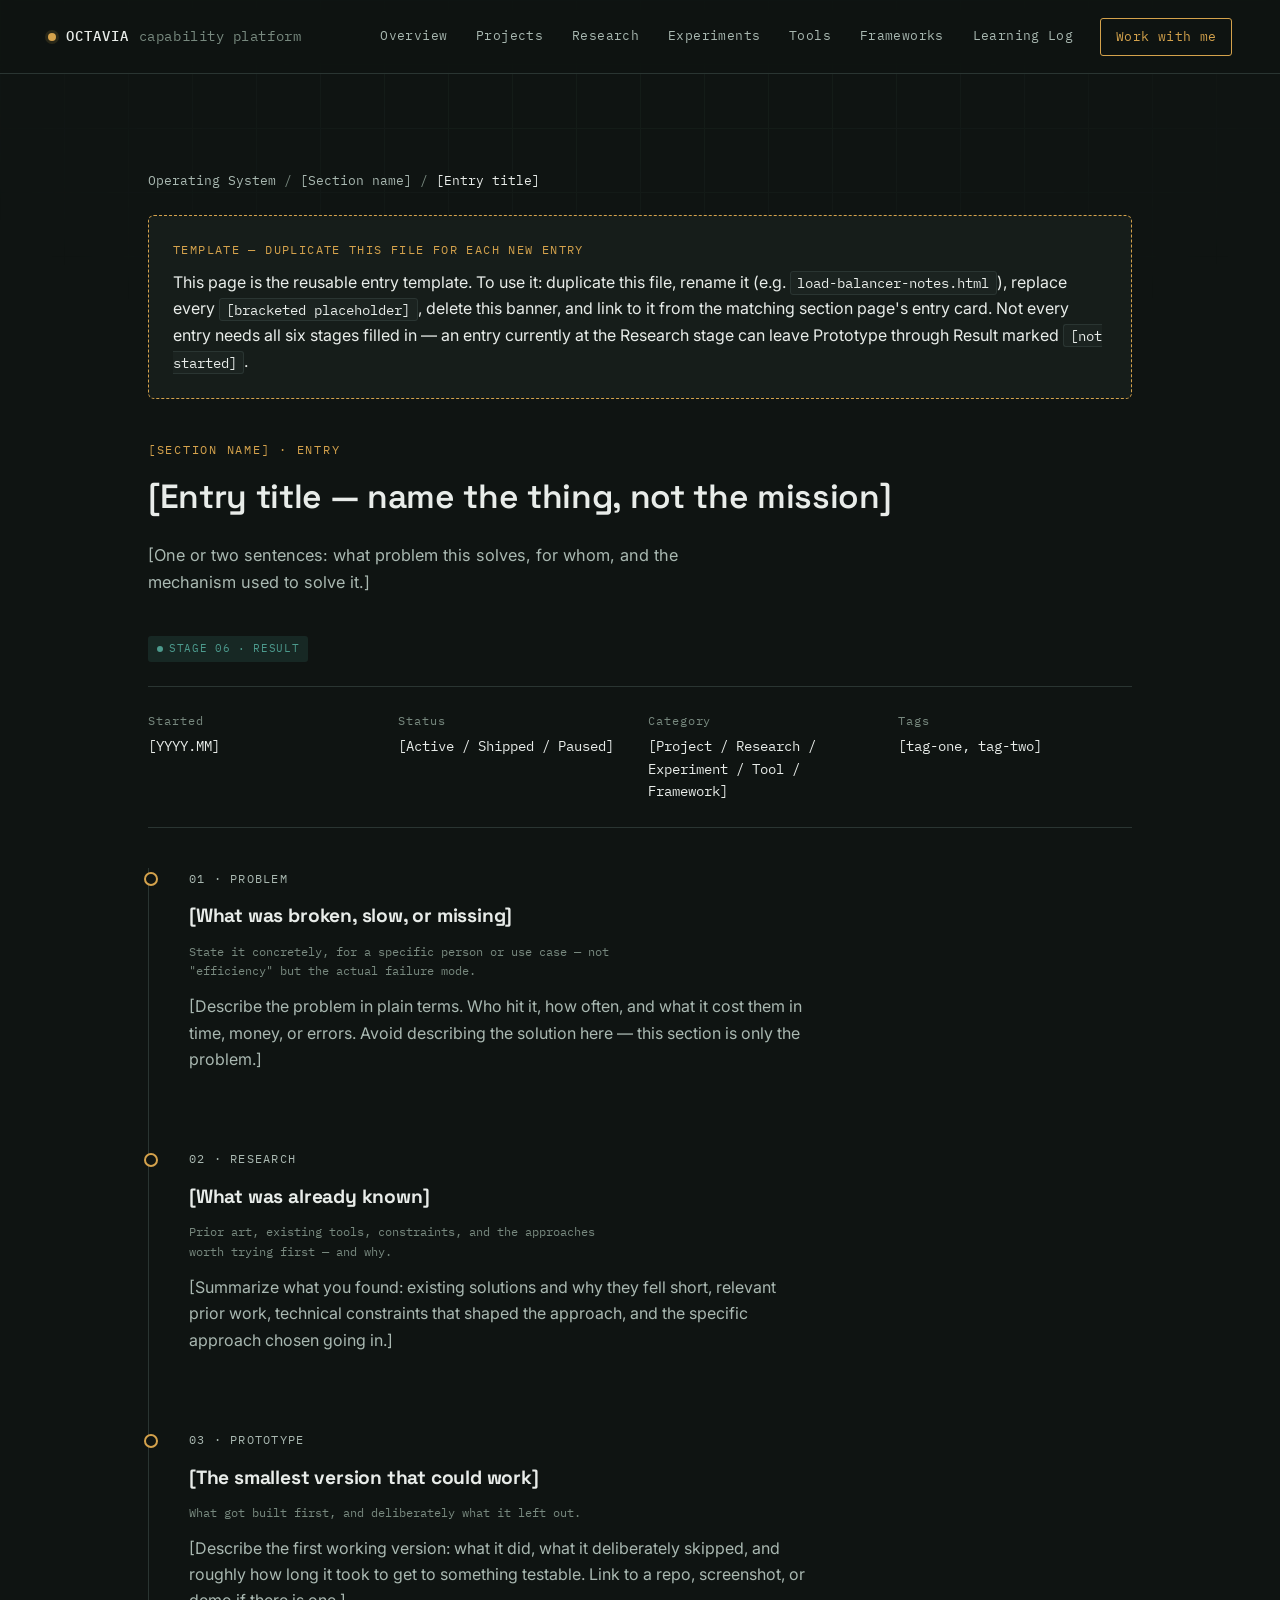
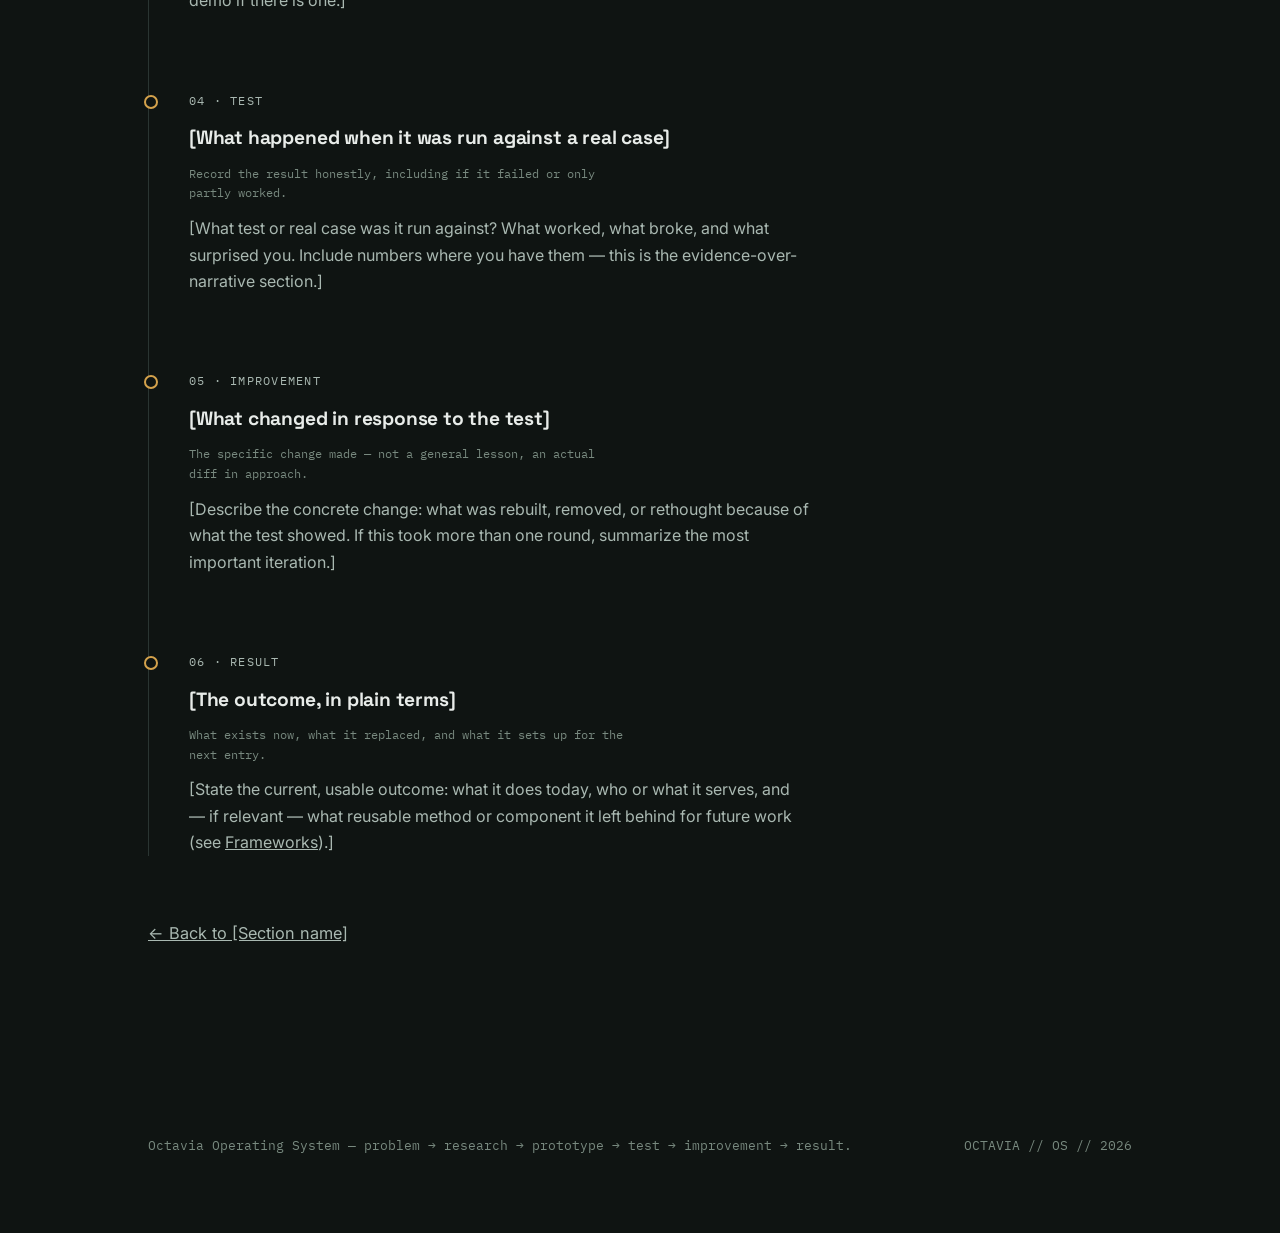
<file: os/entry-template.html>
<!DOCTYPE html>
<html lang="en">
<head>
<meta charset="UTF-8">
<meta name="viewport" content="width=device-width, initial-scale=1.0">
<title>[Entry title] — Octavia Operating System</title>
<meta name="description" content="[One-sentence summary of the problem this entry solves.]">
<link rel="preconnect" href="https://fonts.googleapis.com">
<link rel="preconnect" href="https://fonts.gstatic.com" crossorigin>
<link href="https://fonts.googleapis.com/css2?family=Space+Grotesk:wght@400;500;600;700&family=Inter:wght@400;500;600&family=IBM+Plex+Mono:wght@400;500&display=swap" rel="stylesheet">
<link rel="stylesheet" href="../style.css">
<link rel="stylesheet" href="os.css">
</head>
<body>

<a class="skip-link" href="#main">Skip to main content</a>
<div class="grid-backdrop" aria-hidden="true"></div>

<header class="topbar">
  <a href="../index.html" class="mark">
    <span class="mark-dot" aria-hidden="true"></span>
    <span class="mark-text">OCTAVIA</span>
    <span class="mark-sub">capability platform</span>
  </a>
  <nav class="nav" id="siteNav" aria-label="Primary">
    <a href="index.html">Overview</a>
    <a href="projects.html">Projects</a>
    <a href="research.html">Research</a>
    <a href="experiments.html">Experiments</a>
    <a href="tools.html">Tools</a>
    <a href="frameworks.html">Frameworks</a>
    <a href="learning-log.html">Learning Log</a>
    <a href="../index.html#contact" class="nav-cta">Work with me</a>
  </nav>
  <button class="nav-toggle" id="navToggle" aria-label="Toggle menu" aria-expanded="false" aria-controls="siteNav">
    <span></span><span></span><span></span>
  </button>
</header>

<main id="main">

  <section class="section">
    <p class="os-breadcrumb"><a href="index.html">Operating System</a> / <a href="projects.html">[Section name]</a> / <span class="current">[Entry title]</span></p>

    <div class="template-banner">
      <p class="template-banner-label">TEMPLATE — DUPLICATE THIS FILE FOR EACH NEW ENTRY</p>
      <p>This page is the reusable entry template. To use it: duplicate this file, rename it
      (e.g. <code>load-balancer-notes.html</code>), replace every <code>[bracketed placeholder]</code>,
      delete this banner, and link to it from the matching section page's entry card. Not every
      entry needs all six stages filled in — an entry currently at the Research stage can leave
      Prototype through Result marked <code>[not started]</code>.</p>
    </div>

    <p class="eyebrow">[SECTION NAME] · ENTRY</p>
    <h1 class="section-title" style="max-width:34ch;">[Entry title — name the thing, not the mission]</h1>
    <p class="section-lede">[One or two sentences: what problem this solves, for whom, and the mechanism used to solve it.]</p>

    <div class="entry-header-meta">
      <span class="stage-badge stage-result"><span class="dot" aria-hidden="true"></span>STAGE 06 · RESULT</span>
    </div>

    <ul class="entry-facts">
      <li><span>Started</span>[YYYY.MM]</li>
      <li><span>Status</span>[Active / Shipped / Paused]</li>
      <li><span>Category</span>[Project / Research / Experiment / Tool / Framework]</li>
      <li><span>Tags</span>[tag-one, tag-two]</li>
    </ul>

    <div class="pipeline">

      <div class="pipeline-step" id="problem">
        <p class="pipeline-step-index">01 · PROBLEM</p>
        <h3>[What was broken, slow, or missing]</h3>
        <p class="field-hint">State it concretely, for a specific person or use case — not "efficiency" but the actual failure mode.</p>
        <p>[Describe the problem in plain terms. Who hit it, how often, and what it cost them in time, money, or errors. Avoid describing the solution here — this section is only the problem.]</p>
      </div>

      <div class="pipeline-step" id="research">
        <p class="pipeline-step-index">02 · RESEARCH</p>
        <h3>[What was already known]</h3>
        <p class="field-hint">Prior art, existing tools, constraints, and the approaches worth trying first — and why.</p>
        <p>[Summarize what you found: existing solutions and why they fell short, relevant prior work, technical constraints that shaped the approach, and the specific approach chosen going in.]</p>
      </div>

      <div class="pipeline-step" id="prototype">
        <p class="pipeline-step-index">03 · PROTOTYPE</p>
        <h3>[The smallest version that could work]</h3>
        <p class="field-hint">What got built first, and deliberately what it left out.</p>
        <p>[Describe the first working version: what it did, what it deliberately skipped, and roughly how long it took to get to something testable. Link to a repo, screenshot, or demo if there is one.]</p>
      </div>

      <div class="pipeline-step" id="test">
        <p class="pipeline-step-index">04 · TEST</p>
        <h3>[What happened when it was run against a real case]</h3>
        <p class="field-hint">Record the result honestly, including if it failed or only partly worked.</p>
        <p>[What test or real case was it run against? What worked, what broke, and what surprised you. Include numbers where you have them — this is the evidence-over-narrative section.]</p>
      </div>

      <div class="pipeline-step" id="improvement">
        <p class="pipeline-step-index">05 · IMPROVEMENT</p>
        <h3>[What changed in response to the test]</h3>
        <p class="field-hint">The specific change made — not a general lesson, an actual diff in approach.</p>
        <p>[Describe the concrete change: what was rebuilt, removed, or rethought because of what the test showed. If this took more than one round, summarize the most important iteration.]</p>
      </div>

      <div class="pipeline-step" id="result">
        <p class="pipeline-step-index">06 · RESULT</p>
        <h3>[The outcome, in plain terms]</h3>
        <p class="field-hint">What exists now, what it replaced, and what it sets up for the next entry.</p>
        <p>[State the current, usable outcome: what it does today, who or what it serves, and — if relevant — what reusable method or component it left behind for future work (see <a href="frameworks.html">Frameworks</a>).]</p>
      </div>

    </div>

    <p class="section-lede"><a href="projects.html">← Back to [Section name]</a></p>
  </section>

</main>

<footer class="footer">
  <p class="footer-line">Octavia Operating System — problem → research → prototype → test → improvement → result.</p>
  <p class="footer-coords">OCTAVIA // OS // <span id="footerYear"></span></p>
</footer>

<script src="os.js"></script>
</body>
</html>
</file>
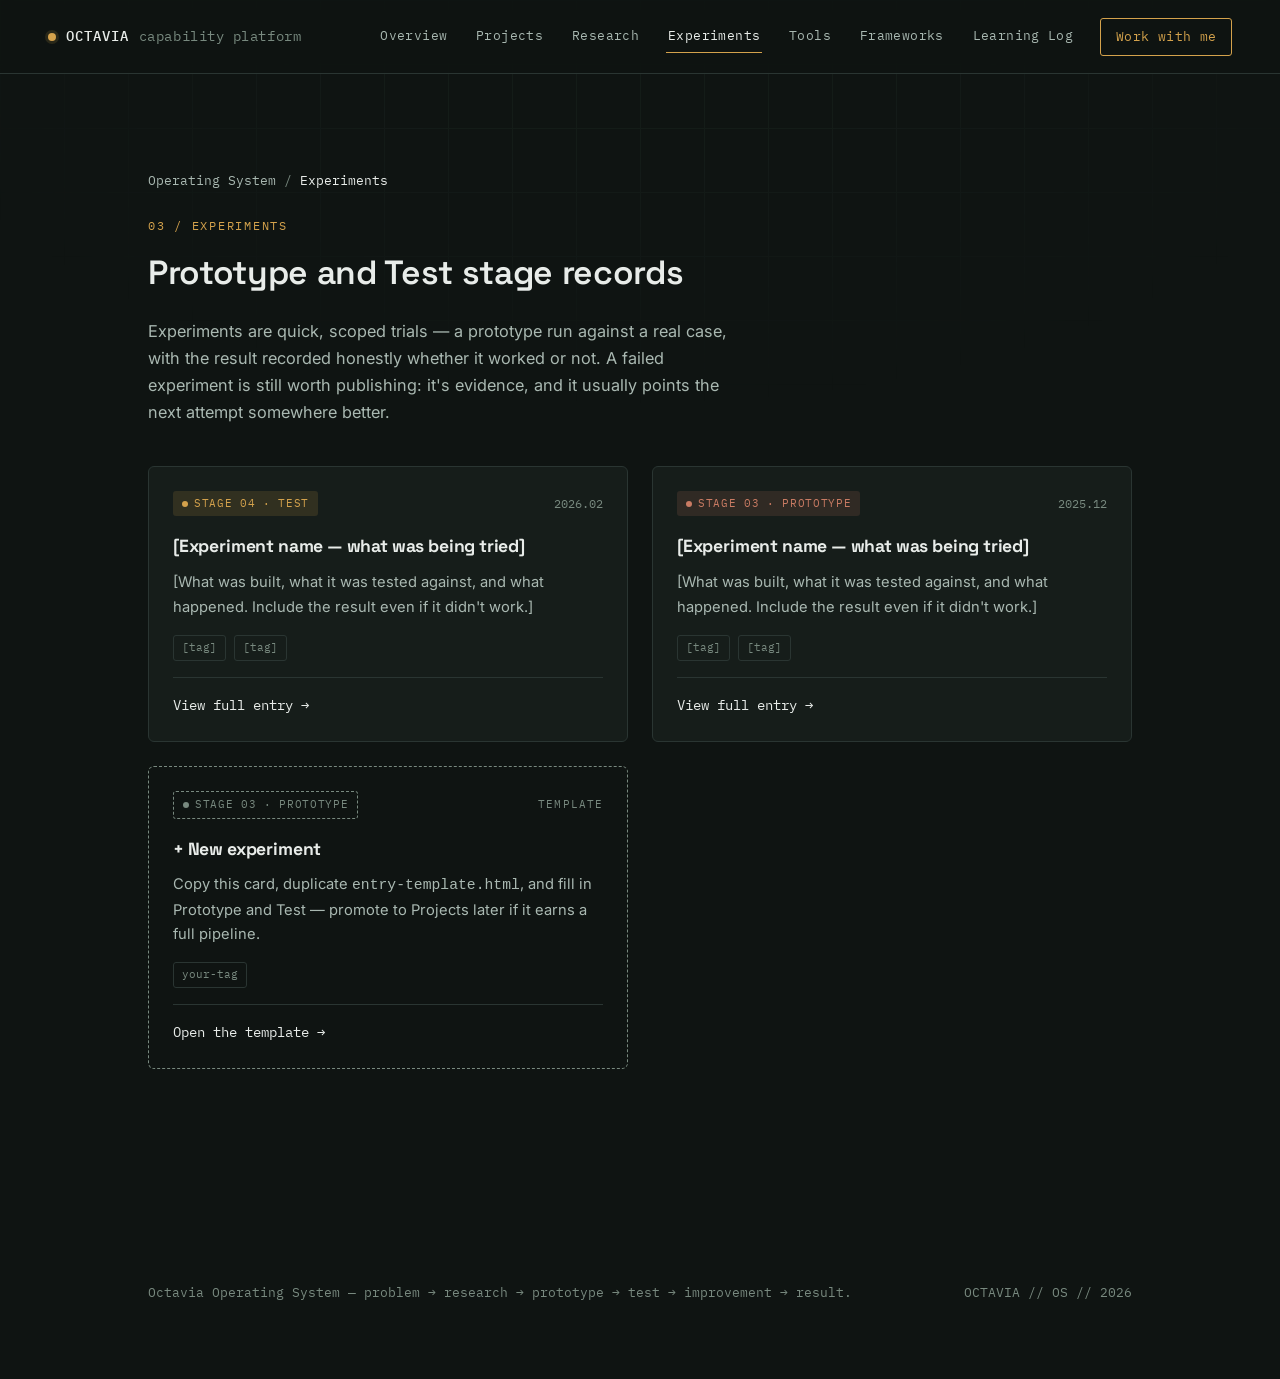
<file: os/experiments.html>
<!DOCTYPE html>
<html lang="en">
<head>
<meta charset="UTF-8">
<meta name="viewport" content="width=device-width, initial-scale=1.0">
<title>Experiments — Octavia Operating System</title>
<meta name="description" content="Prototype and Test stage records in the Octavia Operating System.">
<link rel="preconnect" href="https://fonts.googleapis.com">
<link rel="preconnect" href="https://fonts.gstatic.com" crossorigin>
<link href="https://fonts.googleapis.com/css2?family=Space+Grotesk:wght@400;500;600;700&family=Inter:wght@400;500;600&family=IBM+Plex+Mono:wght@400;500&display=swap" rel="stylesheet">
<link rel="stylesheet" href="../style.css">
<link rel="stylesheet" href="os.css">
</head>
<body>

<a class="skip-link" href="#main">Skip to main content</a>
<div class="grid-backdrop" aria-hidden="true"></div>

<header class="topbar">
  <a href="../index.html" class="mark">
    <span class="mark-dot" aria-hidden="true"></span>
    <span class="mark-text">OCTAVIA</span>
    <span class="mark-sub">capability platform</span>
  </a>
  <nav class="nav" id="siteNav" aria-label="Primary">
    <a href="index.html">Overview</a>
    <a href="projects.html">Projects</a>
    <a href="research.html">Research</a>
    <a href="experiments.html" aria-current="true">Experiments</a>
    <a href="tools.html">Tools</a>
    <a href="frameworks.html">Frameworks</a>
    <a href="learning-log.html">Learning Log</a>
    <a href="../index.html#contact" class="nav-cta">Work with me</a>
  </nav>
  <button class="nav-toggle" id="navToggle" aria-label="Toggle menu" aria-expanded="false" aria-controls="siteNav">
    <span></span><span></span><span></span>
  </button>
</header>

<main id="main">

  <section class="section">
    <p class="os-breadcrumb"><a href="index.html">Operating System</a> / <span class="current">Experiments</span></p>
    <p class="eyebrow">03 / EXPERIMENTS</p>
    <h1 class="section-title" style="max-width:30ch;">Prototype and Test stage records</h1>
    <p class="section-lede">Experiments are quick, scoped trials — a prototype run against a real case, with the result recorded honestly whether it worked or not. A failed experiment is still worth publishing: it's evidence, and it usually points the next attempt somewhere better.</p>

    <div class="entry-grid">

      <!-- TEMPLATE START: copy this card for a new experiment, then duplicate entry-template.html -->
      <article class="entry-card">
        <div class="entry-top">
          <span class="stage-badge stage-test"><span class="dot" aria-hidden="true"></span>STAGE 04 · TEST</span>
          <span class="entry-date">2026.02</span>
        </div>
        <h3>[Experiment name — what was being tried]</h3>
        <p>[What was built, what it was tested against, and what happened. Include the result even if it didn't work.]</p>
        <div class="entry-tags"><span>[tag]</span><span>[tag]</span></div>
        <a href="entry-template.html" class="entry-link">View full entry <span aria-hidden="true">→</span></a>
      </article>
      <!-- TEMPLATE END -->

      <article class="entry-card">
        <div class="entry-top">
          <span class="stage-badge stage-improvement"><span class="dot" aria-hidden="true"></span>STAGE 03 · PROTOTYPE</span>
          <span class="entry-date">2025.12</span>
        </div>
        <h3>[Experiment name — what was being tried]</h3>
        <p>[What was built, what it was tested against, and what happened. Include the result even if it didn't work.]</p>
        <div class="entry-tags"><span>[tag]</span><span>[tag]</span></div>
        <a href="entry-template.html" class="entry-link">View full entry <span aria-hidden="true">→</span></a>
      </article>

      <article class="entry-card is-template">
        <div class="entry-top">
          <span class="stage-badge"><span class="dot" aria-hidden="true"></span>STAGE 03 · PROTOTYPE</span>
          <span class="entry-date template-flag">TEMPLATE</span>
        </div>
        <h3>+ New experiment</h3>
        <p>Copy this card, duplicate <code>entry-template.html</code>, and fill in Prototype and Test — promote to Projects later if it earns a full pipeline.</p>
        <div class="entry-tags"><span>your-tag</span></div>
        <a href="entry-template.html" class="entry-link">Open the template <span aria-hidden="true">→</span></a>
      </article>

    </div>
  </section>

</main>

<footer class="footer">
  <p class="footer-line">Octavia Operating System — problem → research → prototype → test → improvement → result.</p>
  <p class="footer-coords">OCTAVIA // OS // <span id="footerYear"></span></p>
</footer>

<script src="os.js"></script>
</body>
</html>
</file>
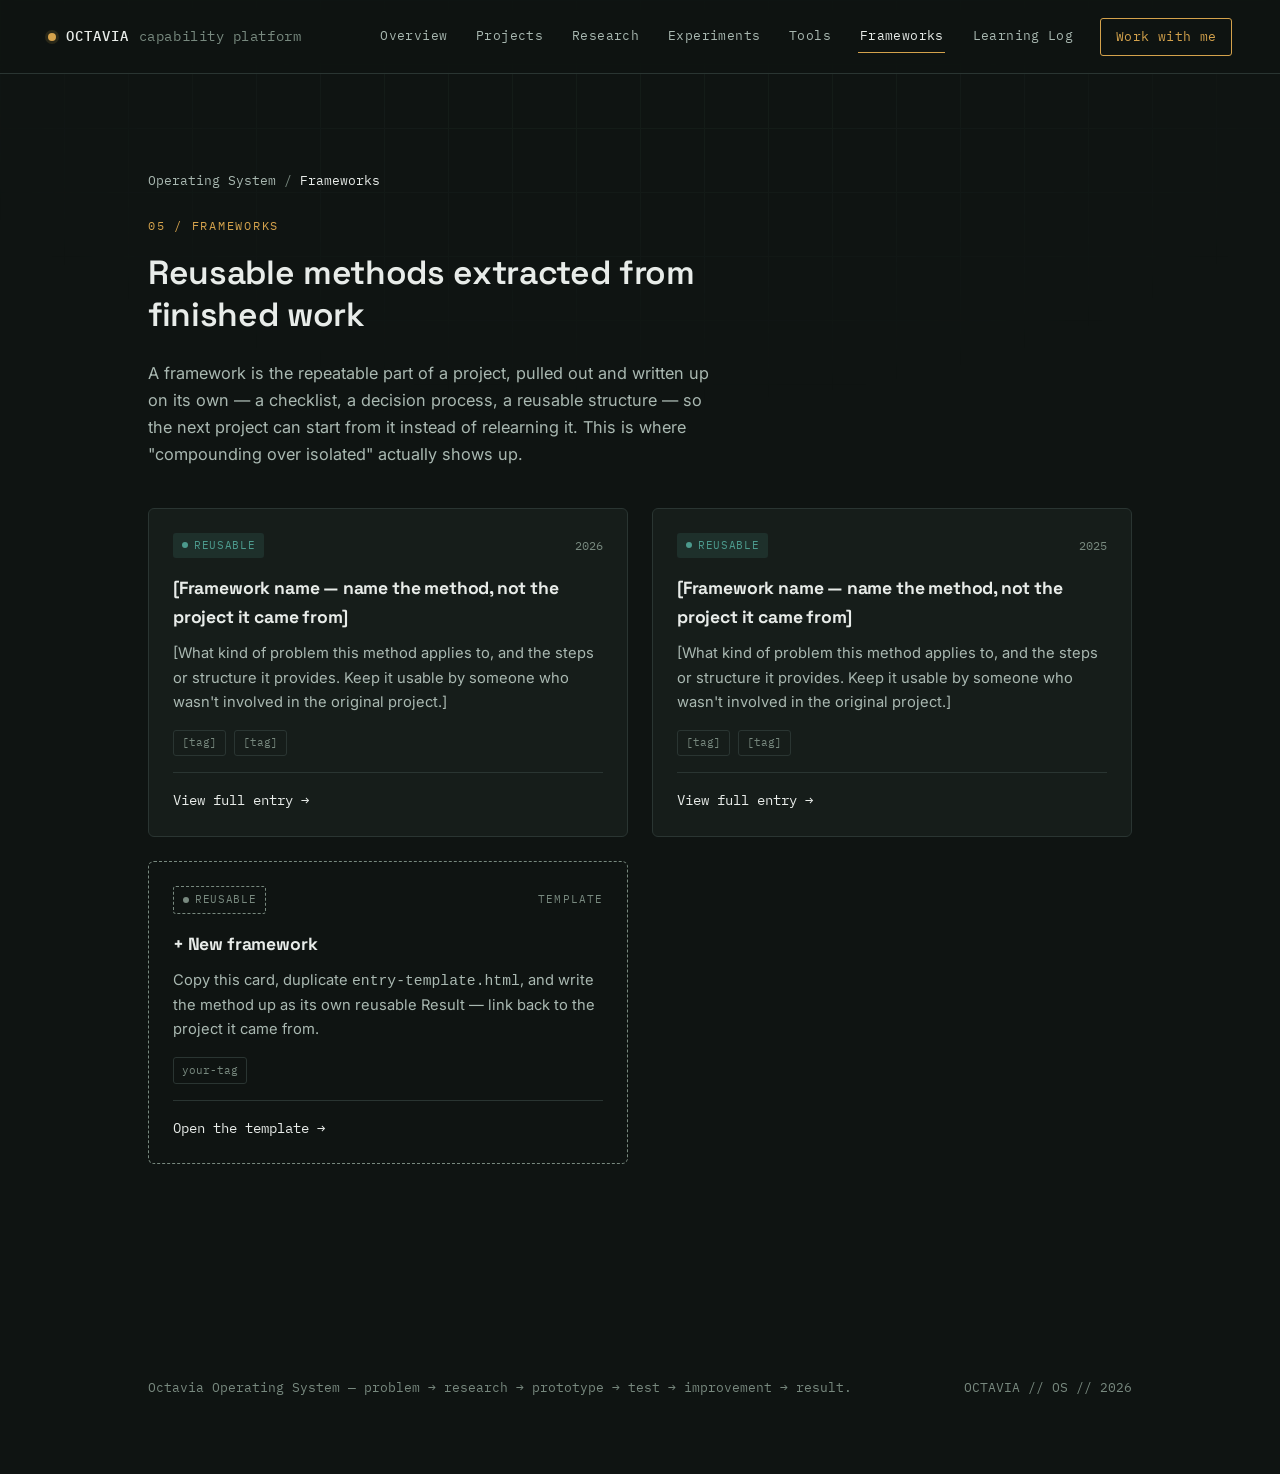
<file: os/frameworks.html>
<!DOCTYPE html>
<html lang="en">
<head>
<meta charset="UTF-8">
<meta name="viewport" content="width=device-width, initial-scale=1.0">
<title>Frameworks — Octavia Operating System</title>
<meta name="description" content="Reusable methods extracted from finished work in the Octavia Operating System.">
<link rel="preconnect" href="https://fonts.googleapis.com">
<link rel="preconnect" href="https://fonts.gstatic.com" crossorigin>
<link href="https://fonts.googleapis.com/css2?family=Space+Grotesk:wght@400;500;600;700&family=Inter:wght@400;500;600&family=IBM+Plex+Mono:wght@400;500&display=swap" rel="stylesheet">
<link rel="stylesheet" href="../style.css">
<link rel="stylesheet" href="os.css">
</head>
<body>

<a class="skip-link" href="#main">Skip to main content</a>
<div class="grid-backdrop" aria-hidden="true"></div>

<header class="topbar">
  <a href="../index.html" class="mark">
    <span class="mark-dot" aria-hidden="true"></span>
    <span class="mark-text">OCTAVIA</span>
    <span class="mark-sub">capability platform</span>
  </a>
  <nav class="nav" id="siteNav" aria-label="Primary">
    <a href="index.html">Overview</a>
    <a href="projects.html">Projects</a>
    <a href="research.html">Research</a>
    <a href="experiments.html">Experiments</a>
    <a href="tools.html">Tools</a>
    <a href="frameworks.html" aria-current="true">Frameworks</a>
    <a href="learning-log.html">Learning Log</a>
    <a href="../index.html#contact" class="nav-cta">Work with me</a>
  </nav>
  <button class="nav-toggle" id="navToggle" aria-label="Toggle menu" aria-expanded="false" aria-controls="siteNav">
    <span></span><span></span><span></span>
  </button>
</header>

<main id="main">

  <section class="section">
    <p class="os-breadcrumb"><a href="index.html">Operating System</a> / <span class="current">Frameworks</span></p>
    <p class="eyebrow">05 / FRAMEWORKS</p>
    <h1 class="section-title" style="max-width:30ch;">Reusable methods extracted from finished work</h1>
    <p class="section-lede">A framework is the repeatable part of a project, pulled out and written up on its own — a checklist, a decision process, a reusable structure — so the next project can start from it instead of relearning it. This is where "compounding over isolated" actually shows up.</p>

    <div class="entry-grid">

      <!-- TEMPLATE START: copy this card for a new framework -->
      <article class="entry-card">
        <div class="entry-top">
          <span class="stage-badge stage-result"><span class="dot" aria-hidden="true"></span>REUSABLE</span>
          <span class="entry-date">2026</span>
        </div>
        <h3>[Framework name — name the method, not the project it came from]</h3>
        <p>[What kind of problem this method applies to, and the steps or structure it provides. Keep it usable by someone who wasn't involved in the original project.]</p>
        <div class="entry-tags"><span>[tag]</span><span>[tag]</span></div>
        <a href="entry-template.html" class="entry-link">View full entry <span aria-hidden="true">→</span></a>
      </article>
      <!-- TEMPLATE END -->

      <article class="entry-card">
        <div class="entry-top">
          <span class="stage-badge stage-result"><span class="dot" aria-hidden="true"></span>REUSABLE</span>
          <span class="entry-date">2025</span>
        </div>
        <h3>[Framework name — name the method, not the project it came from]</h3>
        <p>[What kind of problem this method applies to, and the steps or structure it provides. Keep it usable by someone who wasn't involved in the original project.]</p>
        <div class="entry-tags"><span>[tag]</span><span>[tag]</span></div>
        <a href="entry-template.html" class="entry-link">View full entry <span aria-hidden="true">→</span></a>
      </article>

      <article class="entry-card is-template">
        <div class="entry-top">
          <span class="stage-badge"><span class="dot" aria-hidden="true"></span>REUSABLE</span>
          <span class="entry-date template-flag">TEMPLATE</span>
        </div>
        <h3>+ New framework</h3>
        <p>Copy this card, duplicate <code>entry-template.html</code>, and write the method up as its own reusable Result — link back to the project it came from.</p>
        <div class="entry-tags"><span>your-tag</span></div>
        <a href="entry-template.html" class="entry-link">Open the template <span aria-hidden="true">→</span></a>
      </article>

    </div>
  </section>

</main>

<footer class="footer">
  <p class="footer-line">Octavia Operating System — problem → research → prototype → test → improvement → result.</p>
  <p class="footer-coords">OCTAVIA // OS // <span id="footerYear"></span></p>
</footer>

<script src="os.js"></script>
</body>
</html>
</file>
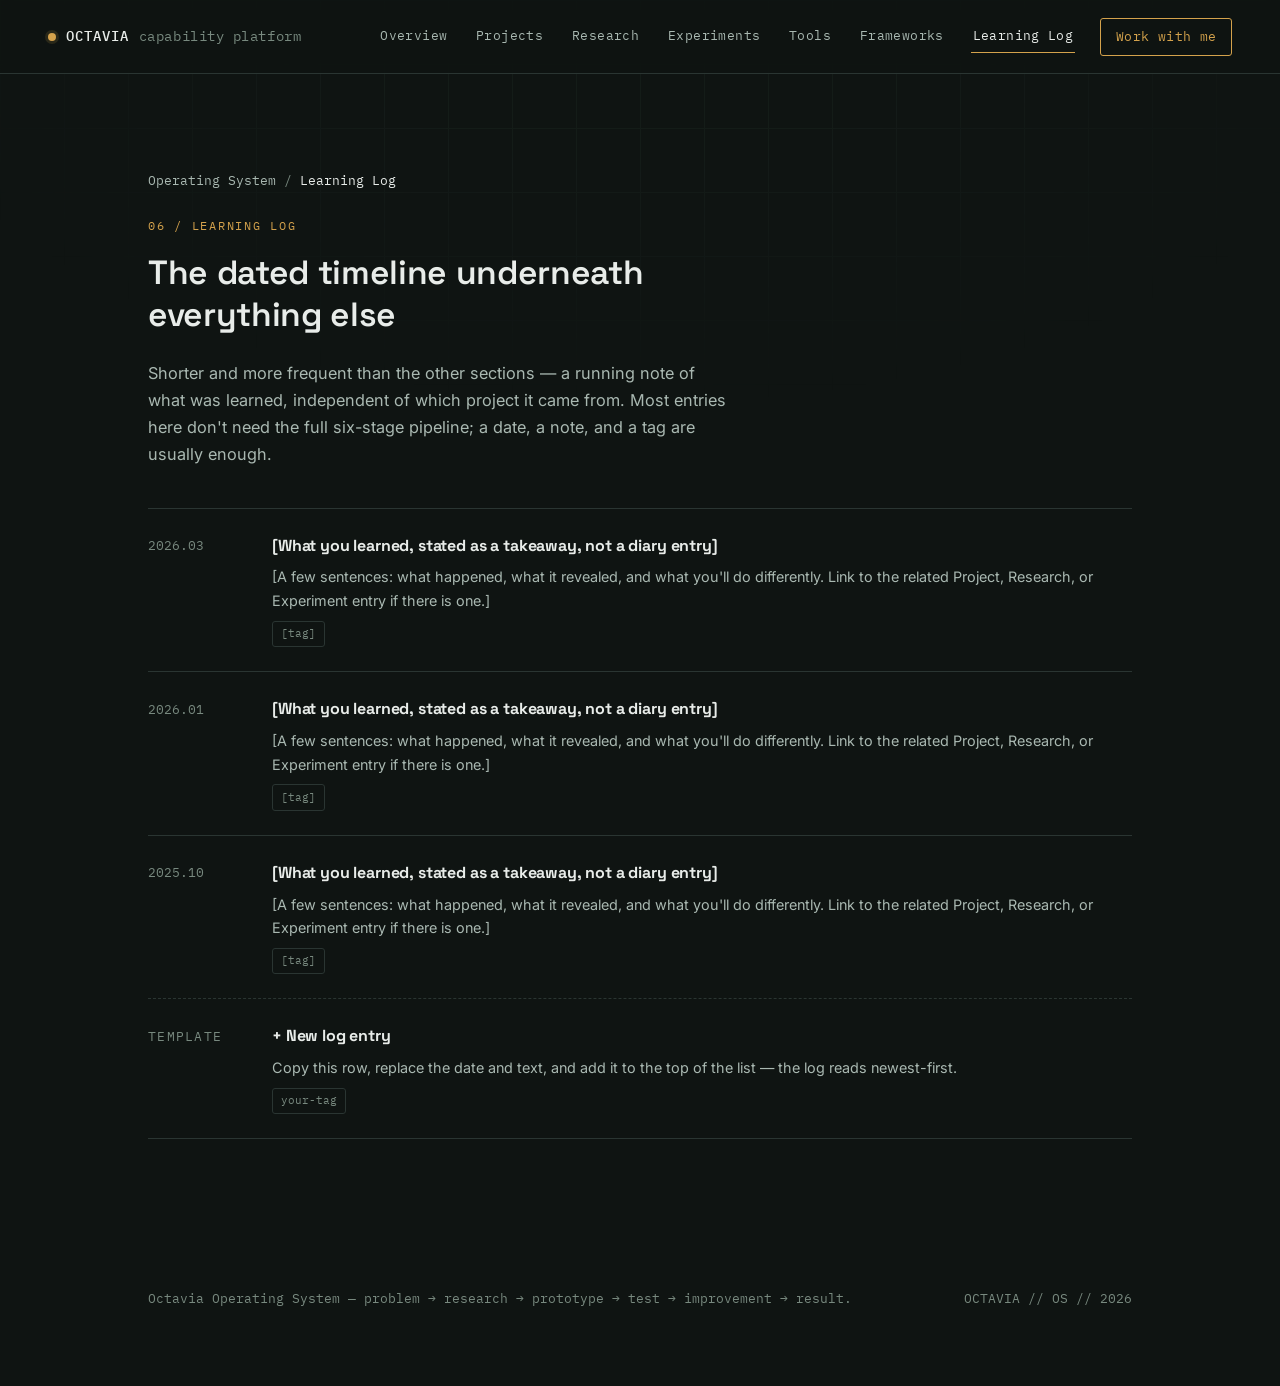
<file: os/learning-log.html>
<!DOCTYPE html>
<html lang="en">
<head>
<meta charset="UTF-8">
<meta name="viewport" content="width=device-width, initial-scale=1.0">
<title>Learning Log — Octavia Operating System</title>
<meta name="description" content="A dated timeline of lessons learned across the Octavia Operating System.">
<link rel="preconnect" href="https://fonts.googleapis.com">
<link rel="preconnect" href="https://fonts.gstatic.com" crossorigin>
<link href="https://fonts.googleapis.com/css2?family=Space+Grotesk:wght@400;500;600;700&family=Inter:wght@400;500;600&family=IBM+Plex+Mono:wght@400;500&display=swap" rel="stylesheet">
<link rel="stylesheet" href="../style.css">
<link rel="stylesheet" href="os.css">
</head>
<body>

<a class="skip-link" href="#main">Skip to main content</a>
<div class="grid-backdrop" aria-hidden="true"></div>

<header class="topbar">
  <a href="../index.html" class="mark">
    <span class="mark-dot" aria-hidden="true"></span>
    <span class="mark-text">OCTAVIA</span>
    <span class="mark-sub">capability platform</span>
  </a>
  <nav class="nav" id="siteNav" aria-label="Primary">
    <a href="index.html">Overview</a>
    <a href="projects.html">Projects</a>
    <a href="research.html">Research</a>
    <a href="experiments.html">Experiments</a>
    <a href="tools.html">Tools</a>
    <a href="frameworks.html">Frameworks</a>
    <a href="learning-log.html" aria-current="true">Learning Log</a>
    <a href="../index.html#contact" class="nav-cta">Work with me</a>
  </nav>
  <button class="nav-toggle" id="navToggle" aria-label="Toggle menu" aria-expanded="false" aria-controls="siteNav">
    <span></span><span></span><span></span>
  </button>
</header>

<main id="main">

  <section class="section">
    <p class="os-breadcrumb"><a href="index.html">Operating System</a> / <span class="current">Learning Log</span></p>
    <p class="eyebrow">06 / LEARNING LOG</p>
    <h1 class="section-title" style="max-width:30ch;">The dated timeline underneath everything else</h1>
    <p class="section-lede">Shorter and more frequent than the other sections — a running note of what was learned, independent of which project it came from. Most entries here don't need the full six-stage pipeline; a date, a note, and a tag are usually enough.</p>

    <div class="log-list">

      <!-- TEMPLATE START: copy this row for a new log entry -->
      <article class="log-entry">
        <span class="log-date">2026.03</span>
        <div class="log-body">
          <h3>[What you learned, stated as a takeaway, not a diary entry]</h3>
          <p>[A few sentences: what happened, what it revealed, and what you'll do differently. Link to the related Project, Research, or Experiment entry if there is one.]</p>
          <div class="entry-tags"><span>[tag]</span></div>
        </div>
      </article>
      <!-- TEMPLATE END -->

      <article class="log-entry">
        <span class="log-date">2026.01</span>
        <div class="log-body">
          <h3>[What you learned, stated as a takeaway, not a diary entry]</h3>
          <p>[A few sentences: what happened, what it revealed, and what you'll do differently. Link to the related Project, Research, or Experiment entry if there is one.]</p>
          <div class="entry-tags"><span>[tag]</span></div>
        </div>
      </article>

      <article class="log-entry">
        <span class="log-date">2025.10</span>
        <div class="log-body">
          <h3>[What you learned, stated as a takeaway, not a diary entry]</h3>
          <p>[A few sentences: what happened, what it revealed, and what you'll do differently. Link to the related Project, Research, or Experiment entry if there is one.]</p>
          <div class="entry-tags"><span>[tag]</span></div>
        </div>
      </article>

      <article class="log-entry is-template">
        <span class="log-date template-flag">TEMPLATE</span>
        <div class="log-body">
          <h3>+ New log entry</h3>
          <p>Copy this row, replace the date and text, and add it to the top of the list — the log reads newest-first.</p>
          <div class="entry-tags"><span>your-tag</span></div>
        </div>
      </article>

    </div>
  </section>

</main>

<footer class="footer">
  <p class="footer-line">Octavia Operating System — problem → research → prototype → test → improvement → result.</p>
  <p class="footer-coords">OCTAVIA // OS // <span id="footerYear"></span></p>
</footer>

<script src="os.js"></script>
</body>
</html>
</file>
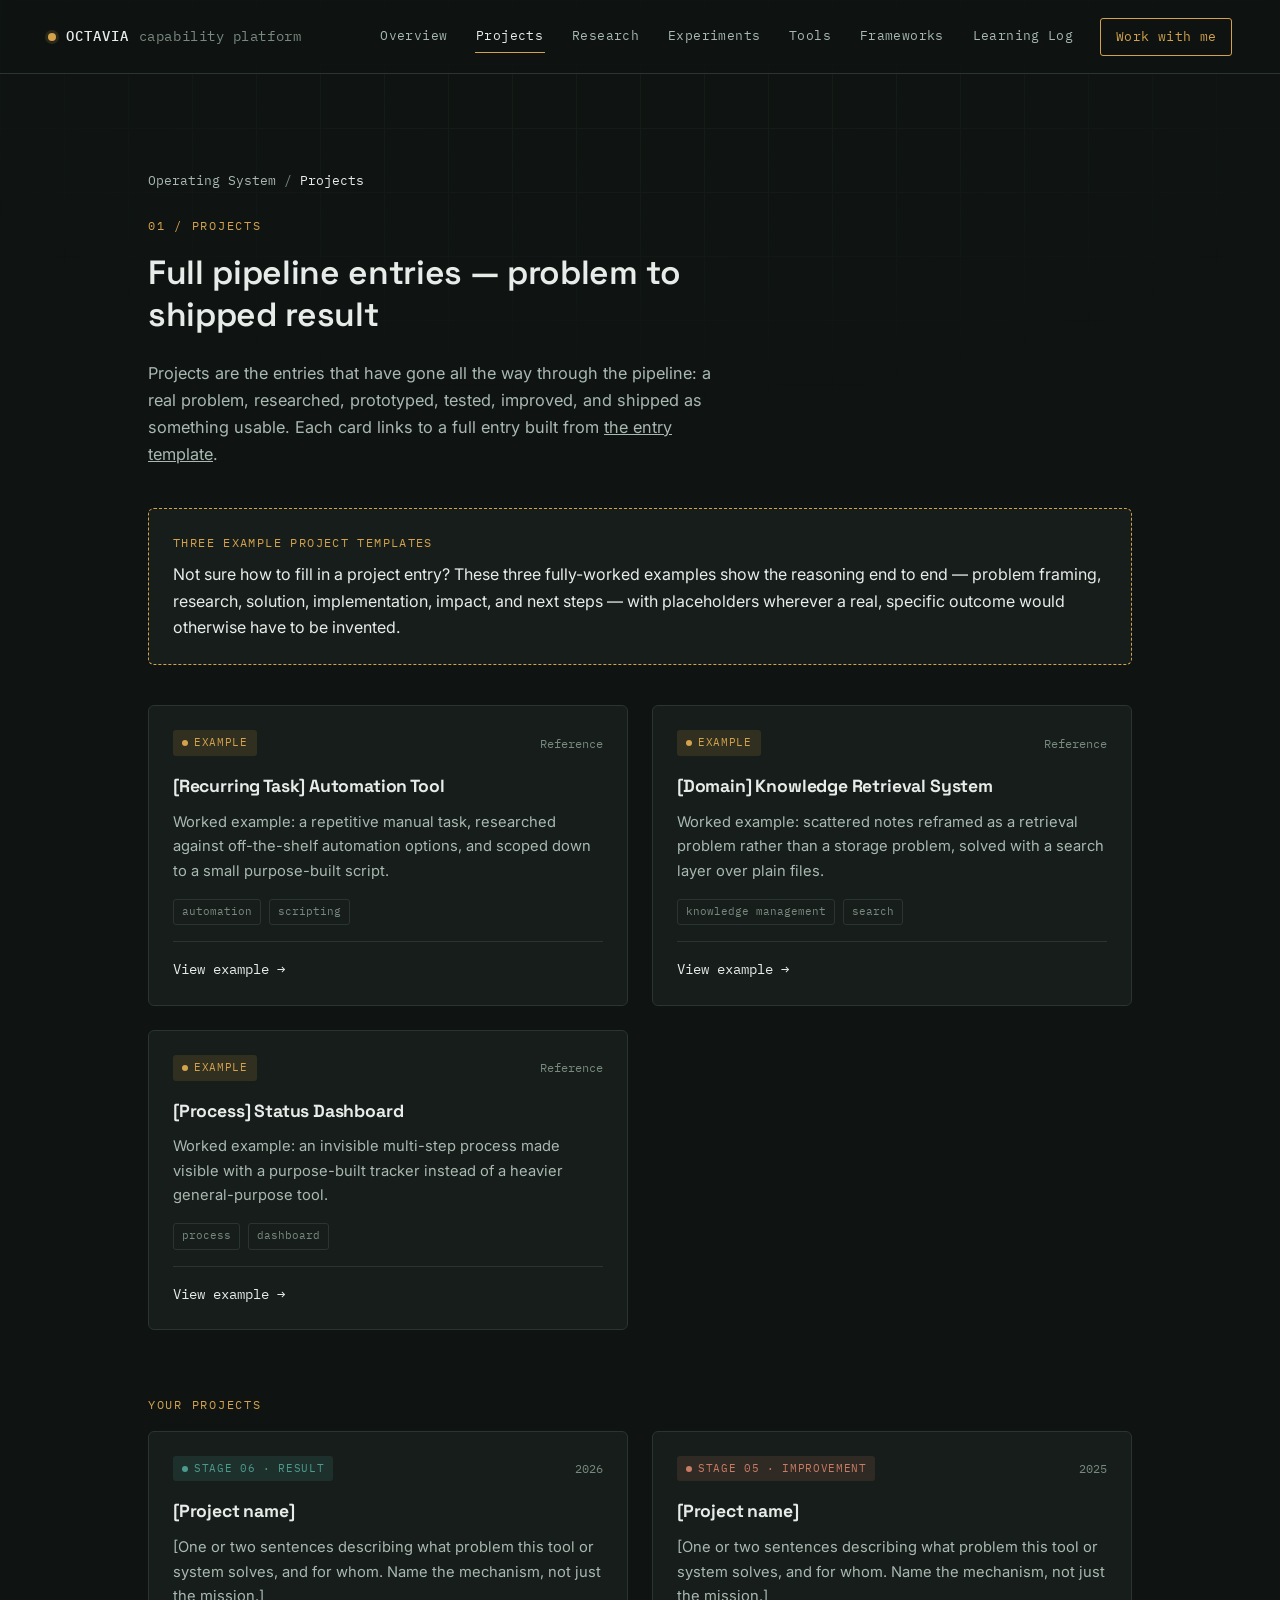
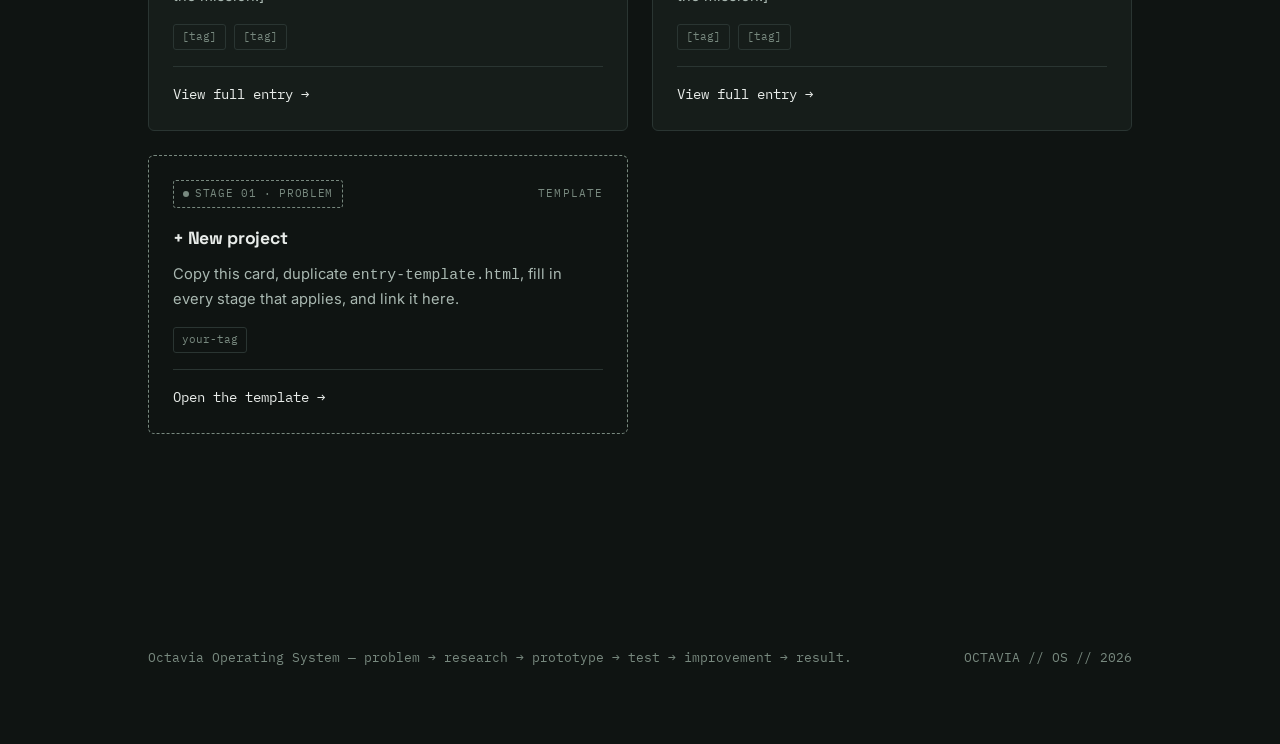
<file: os/projects.html>
<!DOCTYPE html>
<html lang="en">
<head>
<meta charset="UTF-8">
<meta name="viewport" content="width=device-width, initial-scale=1.0">
<title>Projects — Octavia Operating System</title>
<meta name="description" content="Full pipeline entries in the Octavia Operating System — problem to shipped result.">
<link rel="preconnect" href="https://fonts.googleapis.com">
<link rel="preconnect" href="https://fonts.gstatic.com" crossorigin>
<link href="https://fonts.googleapis.com/css2?family=Space+Grotesk:wght@400;500;600;700&family=Inter:wght@400;500;600&family=IBM+Plex+Mono:wght@400;500&display=swap" rel="stylesheet">
<link rel="stylesheet" href="../style.css">
<link rel="stylesheet" href="os.css">
</head>
<body>

<a class="skip-link" href="#main">Skip to main content</a>
<div class="grid-backdrop" aria-hidden="true"></div>

<header class="topbar">
  <a href="../index.html" class="mark">
    <span class="mark-dot" aria-hidden="true"></span>
    <span class="mark-text">OCTAVIA</span>
    <span class="mark-sub">capability platform</span>
  </a>
  <nav class="nav" id="siteNav" aria-label="Primary">
    <a href="index.html">Overview</a>
    <a href="projects.html" aria-current="true">Projects</a>
    <a href="research.html">Research</a>
    <a href="experiments.html">Experiments</a>
    <a href="tools.html">Tools</a>
    <a href="frameworks.html">Frameworks</a>
    <a href="learning-log.html">Learning Log</a>
    <a href="../index.html#contact" class="nav-cta">Work with me</a>
  </nav>
  <button class="nav-toggle" id="navToggle" aria-label="Toggle menu" aria-expanded="false" aria-controls="siteNav">
    <span></span><span></span><span></span>
  </button>
</header>

<main id="main">

  <section class="section">
    <p class="os-breadcrumb"><a href="index.html">Operating System</a> / <span class="current">Projects</span></p>
    <p class="eyebrow">01 / PROJECTS</p>
    <h1 class="section-title" style="max-width:30ch;">Full pipeline entries — problem to shipped result</h1>
    <p class="section-lede">Projects are the entries that have gone all the way through the pipeline: a real problem, researched, prototyped, tested, improved, and shipped as something usable. Each card links to a full entry built from <a href="entry-template.html">the entry template</a>.</p>

    <div class="template-banner">
      <p class="template-banner-label">THREE EXAMPLE PROJECT TEMPLATES</p>
      <p>Not sure how to fill in a project entry? These three fully-worked examples show the reasoning end to end — problem framing, research, solution, implementation, impact, and next steps — with placeholders wherever a real, specific outcome would otherwise have to be invented.</p>
    </div>

    <div class="entry-grid">
      <article class="entry-card">
        <div class="entry-top">
          <span class="stage-badge"><span class="dot" aria-hidden="true"></span>EXAMPLE</span>
          <span class="entry-date">Reference</span>
        </div>
        <h3>[Recurring Task] Automation Tool</h3>
        <p>Worked example: a repetitive manual task, researched against off-the-shelf automation options, and scoped down to a small purpose-built script.</p>
        <div class="entry-tags"><span>automation</span><span>scripting</span></div>
        <a href="examples/example-workflow-automation.html" class="entry-link">View example <span aria-hidden="true">→</span></a>
      </article>
      <article class="entry-card">
        <div class="entry-top">
          <span class="stage-badge"><span class="dot" aria-hidden="true"></span>EXAMPLE</span>
          <span class="entry-date">Reference</span>
        </div>
        <h3>[Domain] Knowledge Retrieval System</h3>
        <p>Worked example: scattered notes reframed as a retrieval problem rather than a storage problem, solved with a search layer over plain files.</p>
        <div class="entry-tags"><span>knowledge management</span><span>search</span></div>
        <a href="examples/example-research-digest.html" class="entry-link">View example <span aria-hidden="true">→</span></a>
      </article>
      <article class="entry-card">
        <div class="entry-top">
          <span class="stage-badge"><span class="dot" aria-hidden="true"></span>EXAMPLE</span>
          <span class="entry-date">Reference</span>
        </div>
        <h3>[Process] Status Dashboard</h3>
        <p>Worked example: an invisible multi-step process made visible with a purpose-built tracker instead of a heavier general-purpose tool.</p>
        <div class="entry-tags"><span>process</span><span>dashboard</span></div>
        <a href="examples/example-process-dashboard.html" class="entry-link">View example <span aria-hidden="true">→</span></a>
      </article>
    </div>

    <p class="eyebrow" style="margin-top:var(--sp-2);">YOUR PROJECTS</p>
    <div class="entry-grid">

      <!-- TEMPLATE START: copy this card for a new project, then duplicate entry-template.html and update the href below -->
      <article class="entry-card">
        <div class="entry-top">
          <span class="stage-badge stage-result"><span class="dot" aria-hidden="true"></span>STAGE 06 · RESULT</span>
          <span class="entry-date">2026</span>
        </div>
        <h3>[Project name]</h3>
        <p>[One or two sentences describing what problem this tool or system solves, and for whom. Name the mechanism, not just the mission.]</p>
        <div class="entry-tags"><span>[tag]</span><span>[tag]</span></div>
        <a href="entry-template.html" class="entry-link">View full entry <span aria-hidden="true">→</span></a>
      </article>
      <!-- TEMPLATE END -->

      <article class="entry-card">
        <div class="entry-top">
          <span class="stage-badge stage-improvement"><span class="dot" aria-hidden="true"></span>STAGE 05 · IMPROVEMENT</span>
          <span class="entry-date">2025</span>
        </div>
        <h3>[Project name]</h3>
        <p>[One or two sentences describing what problem this tool or system solves, and for whom. Name the mechanism, not just the mission.]</p>
        <div class="entry-tags"><span>[tag]</span><span>[tag]</span></div>
        <a href="entry-template.html" class="entry-link">View full entry <span aria-hidden="true">→</span></a>
      </article>

      <article class="entry-card is-template">
        <div class="entry-top">
          <span class="stage-badge"><span class="dot" aria-hidden="true"></span>STAGE 01 · PROBLEM</span>
          <span class="entry-date template-flag">TEMPLATE</span>
        </div>
        <h3>+ New project</h3>
        <p>Copy this card, duplicate <code>entry-template.html</code>, fill in every stage that applies, and link it here.</p>
        <div class="entry-tags"><span>your-tag</span></div>
        <a href="entry-template.html" class="entry-link">Open the template <span aria-hidden="true">→</span></a>
      </article>

    </div>
  </section>

</main>

<footer class="footer">
  <p class="footer-line">Octavia Operating System — problem → research → prototype → test → improvement → result.</p>
  <p class="footer-coords">OCTAVIA // OS // <span id="footerYear"></span></p>
</footer>

<script src="os.js"></script>
</body>
</html>
</file>
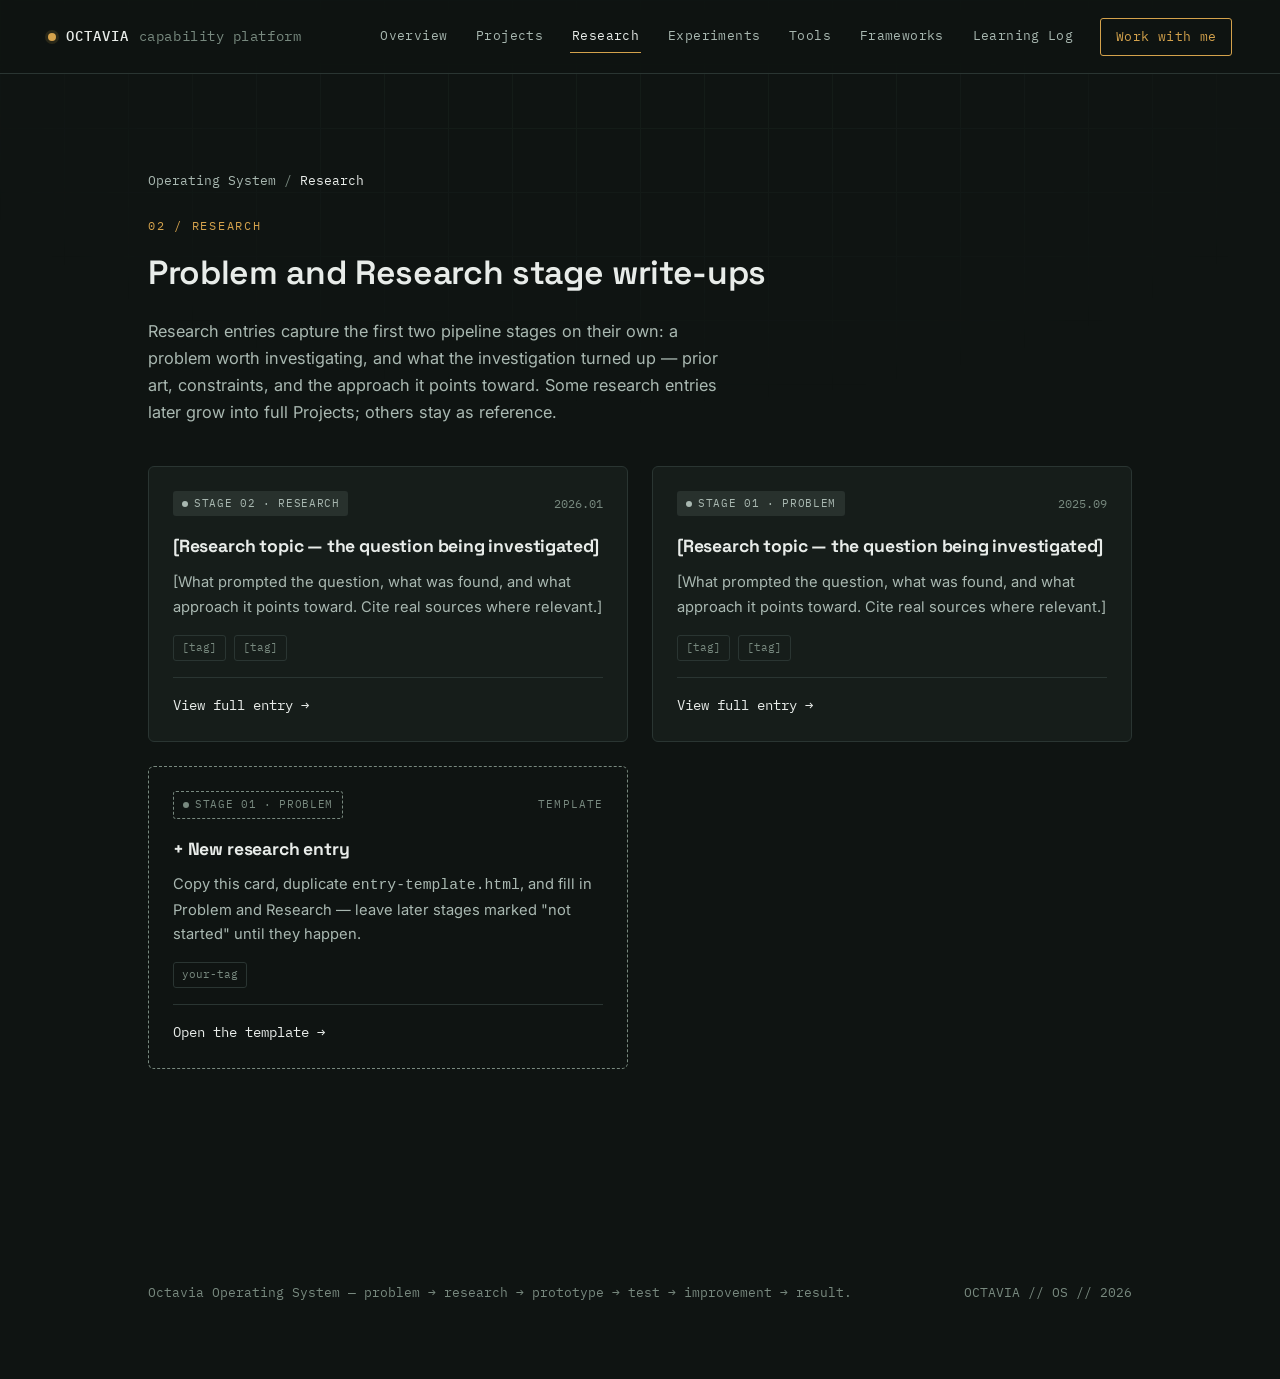
<file: os/research.html>
<!DOCTYPE html>
<html lang="en">
<head>
<meta charset="UTF-8">
<meta name="viewport" content="width=device-width, initial-scale=1.0">
<title>Research — Octavia Operating System</title>
<meta name="description" content="Problem and Research stage write-ups in the Octavia Operating System.">
<link rel="preconnect" href="https://fonts.googleapis.com">
<link rel="preconnect" href="https://fonts.gstatic.com" crossorigin>
<link href="https://fonts.googleapis.com/css2?family=Space+Grotesk:wght@400;500;600;700&family=Inter:wght@400;500;600&family=IBM+Plex+Mono:wght@400;500&display=swap" rel="stylesheet">
<link rel="stylesheet" href="../style.css">
<link rel="stylesheet" href="os.css">
</head>
<body>

<a class="skip-link" href="#main">Skip to main content</a>
<div class="grid-backdrop" aria-hidden="true"></div>

<header class="topbar">
  <a href="../index.html" class="mark">
    <span class="mark-dot" aria-hidden="true"></span>
    <span class="mark-text">OCTAVIA</span>
    <span class="mark-sub">capability platform</span>
  </a>
  <nav class="nav" id="siteNav" aria-label="Primary">
    <a href="index.html">Overview</a>
    <a href="projects.html">Projects</a>
    <a href="research.html" aria-current="true">Research</a>
    <a href="experiments.html">Experiments</a>
    <a href="tools.html">Tools</a>
    <a href="frameworks.html">Frameworks</a>
    <a href="learning-log.html">Learning Log</a>
    <a href="../index.html#contact" class="nav-cta">Work with me</a>
  </nav>
  <button class="nav-toggle" id="navToggle" aria-label="Toggle menu" aria-expanded="false" aria-controls="siteNav">
    <span></span><span></span><span></span>
  </button>
</header>

<main id="main">

  <section class="section">
    <p class="os-breadcrumb"><a href="index.html">Operating System</a> / <span class="current">Research</span></p>
    <p class="eyebrow">02 / RESEARCH</p>
    <h1 class="section-title" style="max-width:30ch;">Problem and Research stage write-ups</h1>
    <p class="section-lede">Research entries capture the first two pipeline stages on their own: a problem worth investigating, and what the investigation turned up — prior art, constraints, and the approach it points toward. Some research entries later grow into full Projects; others stay as reference.</p>

    <div class="entry-grid">

      <!-- TEMPLATE START: copy this card for new research, then duplicate entry-template.html (Prototype–Result can stay "not started") -->
      <article class="entry-card">
        <div class="entry-top">
          <span class="stage-badge stage-research"><span class="dot" aria-hidden="true"></span>STAGE 02 · RESEARCH</span>
          <span class="entry-date">2026.01</span>
        </div>
        <h3>[Research topic — the question being investigated]</h3>
        <p>[What prompted the question, what was found, and what approach it points toward. Cite real sources where relevant.]</p>
        <div class="entry-tags"><span>[tag]</span><span>[tag]</span></div>
        <a href="entry-template.html" class="entry-link">View full entry <span aria-hidden="true">→</span></a>
      </article>
      <!-- TEMPLATE END -->

      <article class="entry-card">
        <div class="entry-top">
          <span class="stage-badge stage-problem"><span class="dot" aria-hidden="true"></span>STAGE 01 · PROBLEM</span>
          <span class="entry-date">2025.09</span>
        </div>
        <h3>[Research topic — the question being investigated]</h3>
        <p>[What prompted the question, what was found, and what approach it points toward. Cite real sources where relevant.]</p>
        <div class="entry-tags"><span>[tag]</span><span>[tag]</span></div>
        <a href="entry-template.html" class="entry-link">View full entry <span aria-hidden="true">→</span></a>
      </article>

      <article class="entry-card is-template">
        <div class="entry-top">
          <span class="stage-badge"><span class="dot" aria-hidden="true"></span>STAGE 01 · PROBLEM</span>
          <span class="entry-date template-flag">TEMPLATE</span>
        </div>
        <h3>+ New research entry</h3>
        <p>Copy this card, duplicate <code>entry-template.html</code>, and fill in Problem and Research — leave later stages marked "not started" until they happen.</p>
        <div class="entry-tags"><span>your-tag</span></div>
        <a href="entry-template.html" class="entry-link">Open the template <span aria-hidden="true">→</span></a>
      </article>

    </div>
  </section>

</main>

<footer class="footer">
  <p class="footer-line">Octavia Operating System — problem → research → prototype → test → improvement → result.</p>
  <p class="footer-coords">OCTAVIA // OS // <span id="footerYear"></span></p>
</footer>

<script src="os.js"></script>
</body>
</html>
</file>
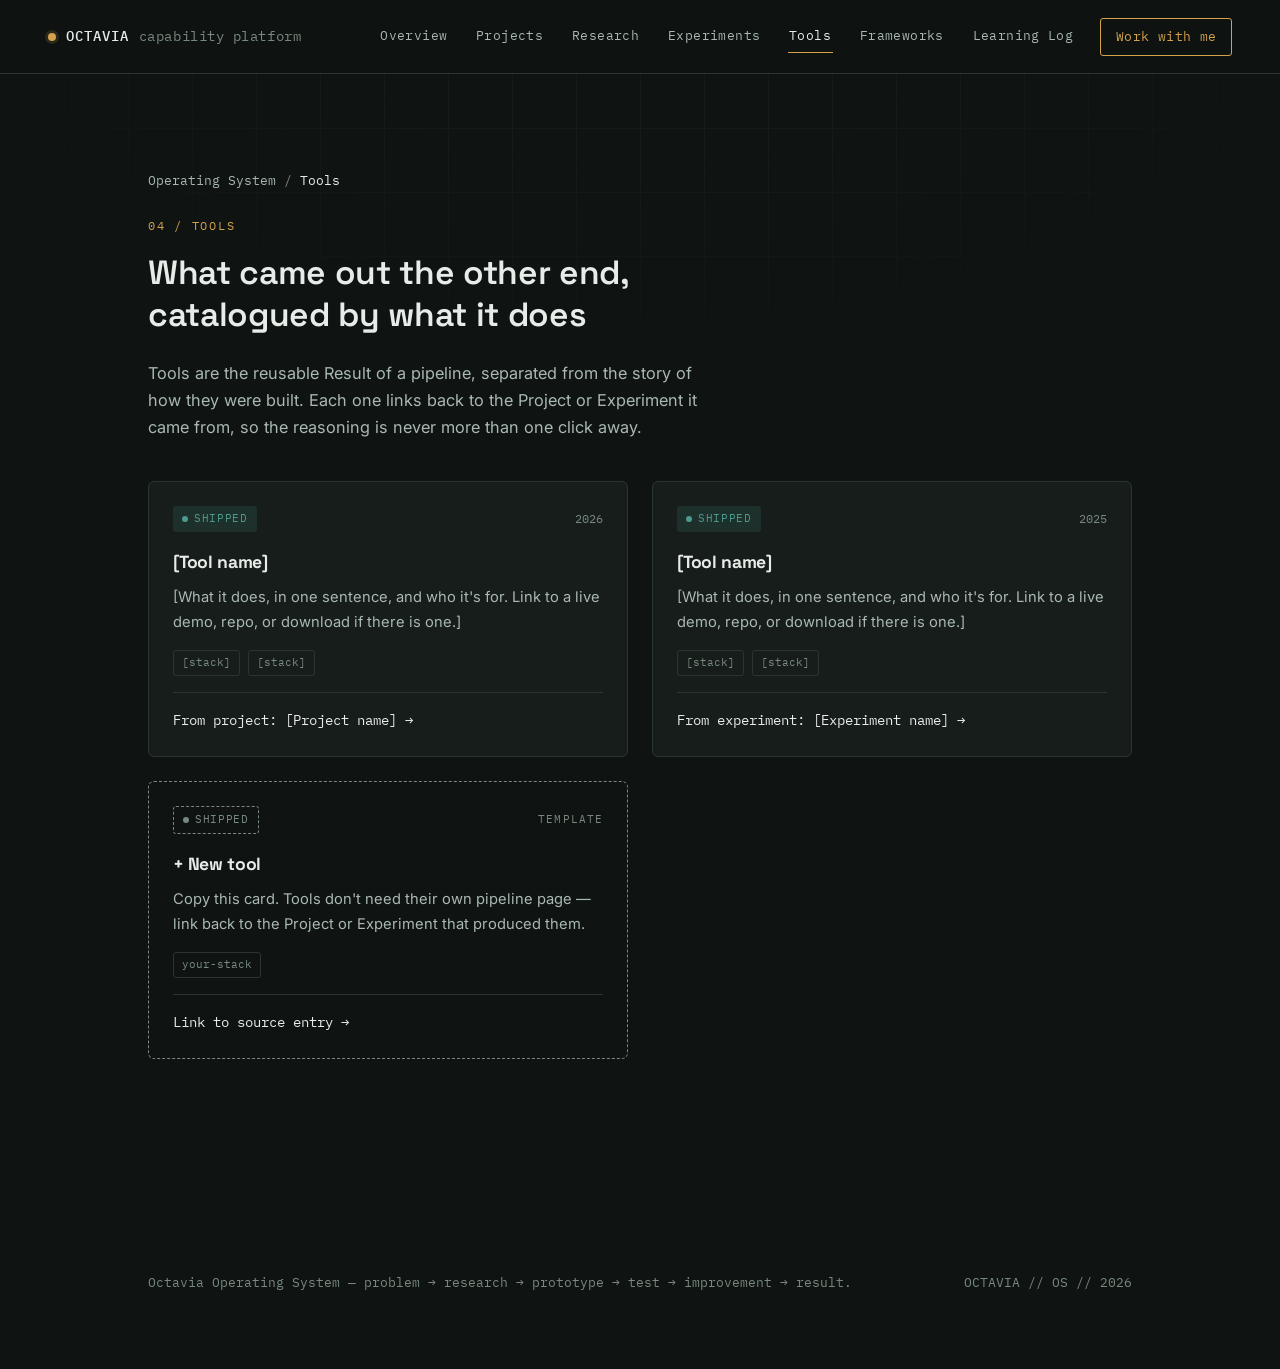
<file: os/tools.html>
<!DOCTYPE html>
<html lang="en">
<head>
<meta charset="UTF-8">
<meta name="viewport" content="width=device-width, initial-scale=1.0">
<title>Tools — Octavia Operating System</title>
<meta name="description" content="Reusable tools catalogued by what they do, from the Octavia Operating System.">
<link rel="preconnect" href="https://fonts.googleapis.com">
<link rel="preconnect" href="https://fonts.gstatic.com" crossorigin>
<link href="https://fonts.googleapis.com/css2?family=Space+Grotesk:wght@400;500;600;700&family=Inter:wght@400;500;600&family=IBM+Plex+Mono:wght@400;500&display=swap" rel="stylesheet">
<link rel="stylesheet" href="../style.css">
<link rel="stylesheet" href="os.css">
</head>
<body>

<a class="skip-link" href="#main">Skip to main content</a>
<div class="grid-backdrop" aria-hidden="true"></div>

<header class="topbar">
  <a href="../index.html" class="mark">
    <span class="mark-dot" aria-hidden="true"></span>
    <span class="mark-text">OCTAVIA</span>
    <span class="mark-sub">capability platform</span>
  </a>
  <nav class="nav" id="siteNav" aria-label="Primary">
    <a href="index.html">Overview</a>
    <a href="projects.html">Projects</a>
    <a href="research.html">Research</a>
    <a href="experiments.html">Experiments</a>
    <a href="tools.html" aria-current="true">Tools</a>
    <a href="frameworks.html">Frameworks</a>
    <a href="learning-log.html">Learning Log</a>
    <a href="../index.html#contact" class="nav-cta">Work with me</a>
  </nav>
  <button class="nav-toggle" id="navToggle" aria-label="Toggle menu" aria-expanded="false" aria-controls="siteNav">
    <span></span><span></span><span></span>
  </button>
</header>

<main id="main">

  <section class="section">
    <p class="os-breadcrumb"><a href="index.html">Operating System</a> / <span class="current">Tools</span></p>
    <p class="eyebrow">04 / TOOLS</p>
    <h1 class="section-title" style="max-width:30ch;">What came out the other end, catalogued by what it does</h1>
    <p class="section-lede">Tools are the reusable Result of a pipeline, separated from the story of how they were built. Each one links back to the Project or Experiment it came from, so the reasoning is never more than one click away.</p>

    <div class="entry-grid">

      <!-- TEMPLATE START: copy this card for a new tool -->
      <article class="entry-card">
        <div class="entry-top">
          <span class="stage-badge stage-result"><span class="dot" aria-hidden="true"></span>SHIPPED</span>
          <span class="entry-date">2026</span>
        </div>
        <h3>[Tool name]</h3>
        <p>[What it does, in one sentence, and who it's for. Link to a live demo, repo, or download if there is one.]</p>
        <div class="entry-tags"><span>[stack]</span><span>[stack]</span></div>
        <a href="projects.html" class="entry-link">From project: [Project name] <span aria-hidden="true">→</span></a>
      </article>
      <!-- TEMPLATE END -->

      <article class="entry-card">
        <div class="entry-top">
          <span class="stage-badge stage-result"><span class="dot" aria-hidden="true"></span>SHIPPED</span>
          <span class="entry-date">2025</span>
        </div>
        <h3>[Tool name]</h3>
        <p>[What it does, in one sentence, and who it's for. Link to a live demo, repo, or download if there is one.]</p>
        <div class="entry-tags"><span>[stack]</span><span>[stack]</span></div>
        <a href="experiments.html" class="entry-link">From experiment: [Experiment name] <span aria-hidden="true">→</span></a>
      </article>

      <article class="entry-card is-template">
        <div class="entry-top">
          <span class="stage-badge"><span class="dot" aria-hidden="true"></span>SHIPPED</span>
          <span class="entry-date template-flag">TEMPLATE</span>
        </div>
        <h3>+ New tool</h3>
        <p>Copy this card. Tools don't need their own pipeline page — link back to the Project or Experiment that produced them.</p>
        <div class="entry-tags"><span>your-stack</span></div>
        <a href="projects.html" class="entry-link">Link to source entry <span aria-hidden="true">→</span></a>
      </article>

    </div>
  </section>

</main>

<footer class="footer">
  <p class="footer-line">Octavia Operating System — problem → research → prototype → test → improvement → result.</p>
  <p class="footer-coords">OCTAVIA // OS // <span id="footerYear"></span></p>
</footer>

<script src="os.js"></script>
</body>
</html>
</file>
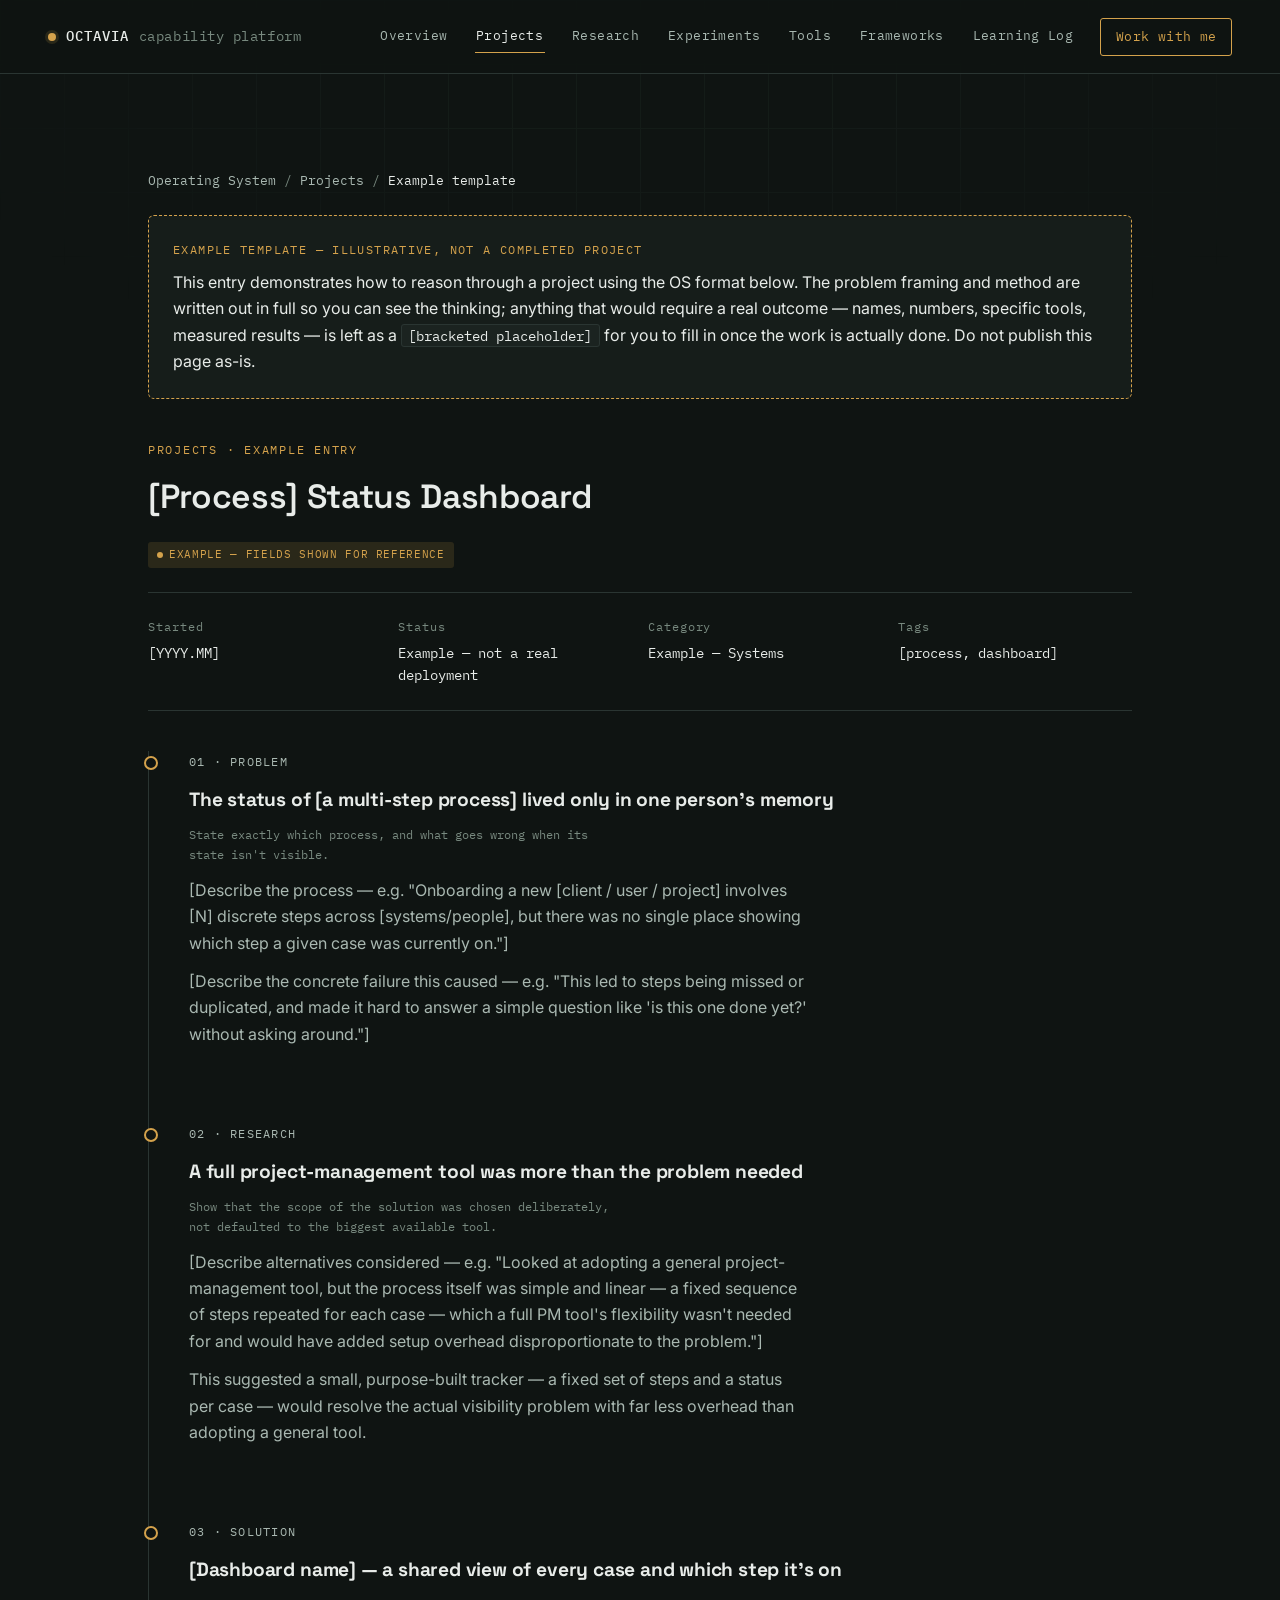
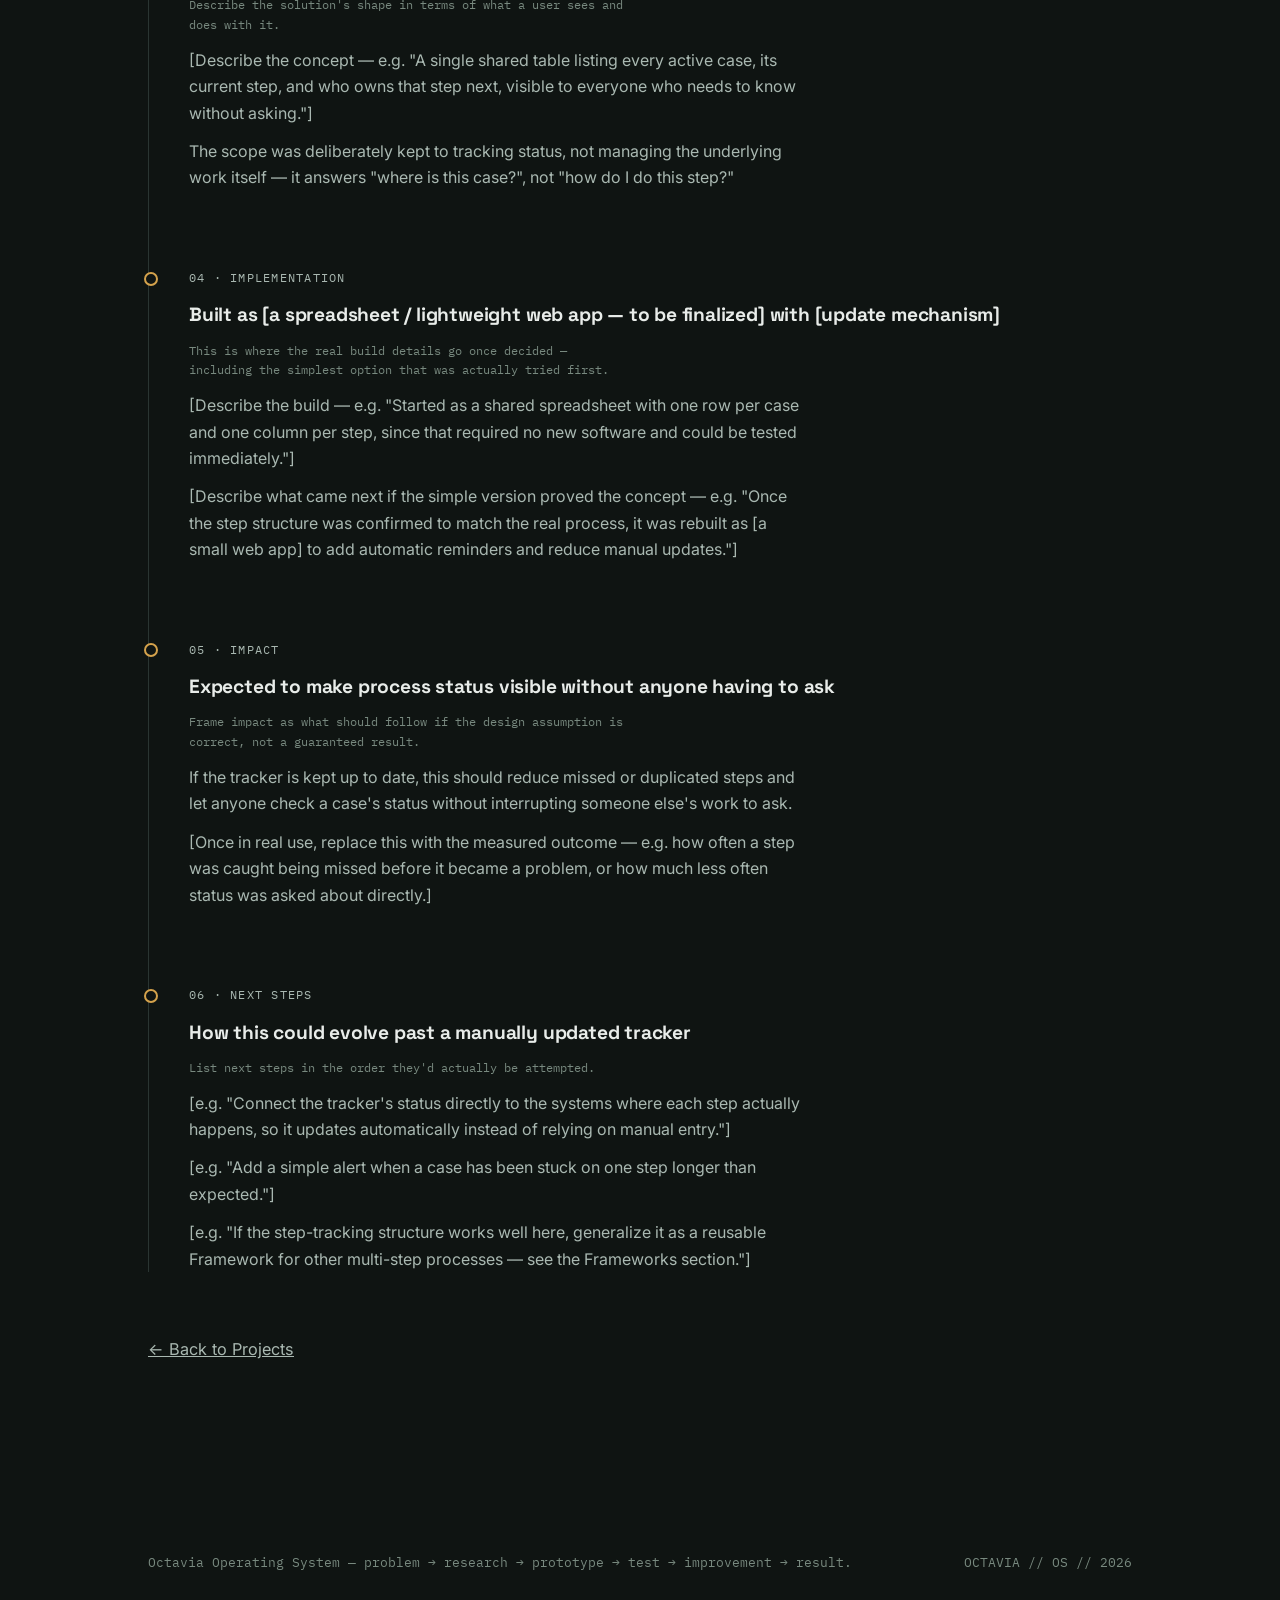
<file: os/examples/example-process-dashboard.html>
<!DOCTYPE html>
<html lang="en">
<head>
<meta charset="UTF-8">
<meta name="viewport" content="width=device-width, initial-scale=1.0">
<title>[Process] Status Dashboard — Example — Octavia Operating System</title>
<meta name="description" content="Example project template demonstrating the Octavia project format applied to a process-visibility problem.">
<link rel="preconnect" href="https://fonts.googleapis.com">
<link rel="preconnect" href="https://fonts.gstatic.com" crossorigin>
<link href="https://fonts.googleapis.com/css2?family=Space+Grotesk:wght@400;500;600;700&family=Inter:wght@400;500;600&family=IBM+Plex+Mono:wght@400;500&display=swap" rel="stylesheet">
<link rel="stylesheet" href="../../style.css">
<link rel="stylesheet" href="../os.css">
</head>
<body>

<a class="skip-link" href="#main">Skip to main content</a>
<div class="grid-backdrop" aria-hidden="true"></div>

<header class="topbar">
  <a href="../../index.html" class="mark">
    <span class="mark-dot" aria-hidden="true"></span>
    <span class="mark-text">OCTAVIA</span>
    <span class="mark-sub">capability platform</span>
  </a>
  <nav class="nav" id="siteNav" aria-label="Primary">
    <a href="../index.html">Overview</a>
    <a href="../projects.html" aria-current="true">Projects</a>
    <a href="../research.html">Research</a>
    <a href="../experiments.html">Experiments</a>
    <a href="../tools.html">Tools</a>
    <a href="../frameworks.html">Frameworks</a>
    <a href="../learning-log.html">Learning Log</a>
    <a href="../../index.html#contact" class="nav-cta">Work with me</a>
  </nav>
  <button class="nav-toggle" id="navToggle" aria-label="Toggle menu" aria-expanded="false" aria-controls="siteNav">
    <span></span><span></span><span></span>
  </button>
</header>

<main id="main">

  <section class="section">
    <p class="os-breadcrumb"><a href="../index.html">Operating System</a> / <a href="../projects.html">Projects</a> / <span class="current">Example template</span></p>


    <div class="template-banner">
      <p class="template-banner-label">EXAMPLE TEMPLATE — ILLUSTRATIVE, NOT A COMPLETED PROJECT</p>
      <p>This entry demonstrates how to reason through a project using the OS format below. The problem framing and method are written out in full so you can see the thinking; anything that would require a real outcome — names, numbers, specific tools, measured results — is left as a <code>[bracketed placeholder]</code> for you to fill in once the work is actually done. Do not publish this page as-is.</p>
    </div>


    <p class="eyebrow">PROJECTS · EXAMPLE ENTRY</p>
    <h1 class="section-title" style="max-width:36ch;">[Process] Status Dashboard</h1>

    <div class="entry-header-meta">
      <span class="stage-badge"><span class="dot" aria-hidden="true"></span>EXAMPLE — FIELDS SHOWN FOR REFERENCE</span>
    </div>

    <ul class="entry-facts">
      <li><span>Started</span>[YYYY.MM]</li>
      <li><span>Status</span>Example — not a real deployment</li>
      <li><span>Category</span>Example — Systems</li>
      <li><span>Tags</span>[process, dashboard]</li>
    </ul>

    <div class="pipeline">

      <div class="pipeline-step" id="problem">
        <p class="pipeline-step-index">01 · PROBLEM</p>
        <h3>The status of [a multi-step process] lived only in one person's memory</h3>
        <p class="field-hint">State exactly which process, and what goes wrong when its state isn't visible.</p>
        <p>[Describe the process — e.g. "Onboarding a new [client / user / project] involves [N] discrete steps across [systems/people], but there was no single place showing which step a given case was currently on."]</p>
        <p>[Describe the concrete failure this caused — e.g. "This led to steps being missed or duplicated, and made it hard to answer a simple question like 'is this one done yet?' without asking around."]</p>
      </div>

      <div class="pipeline-step" id="research">
        <p class="pipeline-step-index">02 · RESEARCH</p>
        <h3>A full project-management tool was more than the problem needed</h3>
        <p class="field-hint">Show that the scope of the solution was chosen deliberately, not defaulted to the biggest available tool.</p>
        <p>[Describe alternatives considered — e.g. "Looked at adopting a general project-management tool, but the process itself was simple and linear — a fixed sequence of steps repeated for each case — which a full PM tool's flexibility wasn't needed for and would have added setup overhead disproportionate to the problem."]</p>
        <p>This suggested a small, purpose-built tracker — a fixed set of steps and a status per case — would resolve the actual visibility problem with far less overhead than adopting a general tool.</p>
      </div>

      <div class="pipeline-step" id="solution">
        <p class="pipeline-step-index">03 · SOLUTION</p>
        <h3>[Dashboard name] — a shared view of every case and which step it's on</h3>
        <p class="field-hint">Describe the solution's shape in terms of what a user sees and does with it.</p>
        <p>[Describe the concept — e.g. "A single shared table listing every active case, its current step, and who owns that step next, visible to everyone who needs to know without asking."]</p>
        <p>The scope was deliberately kept to tracking status, not managing the underlying work itself — it answers "where is this case?", not "how do I do this step?"</p>
      </div>

      <div class="pipeline-step" id="implementation">
        <p class="pipeline-step-index">04 · IMPLEMENTATION</p>
        <h3>Built as [a spreadsheet / lightweight web app — to be finalized] with [update mechanism]</h3>
        <p class="field-hint">This is where the real build details go once decided — including the simplest option that was actually tried first.</p>
        <p>[Describe the build — e.g. "Started as a shared spreadsheet with one row per case and one column per step, since that required no new software and could be tested immediately."]</p>
        <p>[Describe what came next if the simple version proved the concept — e.g. "Once the step structure was confirmed to match the real process, it was rebuilt as [a small web app] to add automatic reminders and reduce manual updates."]</p>
      </div>

      <div class="pipeline-step" id="impact">
        <p class="pipeline-step-index">05 · IMPACT</p>
        <h3>Expected to make process status visible without anyone having to ask</h3>
        <p class="field-hint">Frame impact as what should follow if the design assumption is correct, not a guaranteed result.</p>
        <p>If the tracker is kept up to date, this should reduce missed or duplicated steps and let anyone check a case's status without interrupting someone else's work to ask.</p>
        <p>[Once in real use, replace this with the measured outcome — e.g. how often a step was caught being missed before it became a problem, or how much less often status was asked about directly.]</p>
      </div>

      <div class="pipeline-step" id="next-steps">
        <p class="pipeline-step-index">06 · NEXT STEPS</p>
        <h3>How this could evolve past a manually updated tracker</h3>
        <p class="field-hint">List next steps in the order they'd actually be attempted.</p>
        <p>[e.g. "Connect the tracker's status directly to the systems where each step actually happens, so it updates automatically instead of relying on manual entry."]</p>
        <p>[e.g. "Add a simple alert when a case has been stuck on one step longer than expected."]</p>
        <p>[e.g. "If the step-tracking structure works well here, generalize it as a reusable Framework for other multi-step processes — see the Frameworks section."]</p>
      </div>

    </div>

    <p class="section-lede"><a href="../projects.html">← Back to Projects</a></p>
  </section>

</main>

<footer class="footer">
  <p class="footer-line">Octavia Operating System — problem → research → prototype → test → improvement → result.</p>
  <p class="footer-coords">OCTAVIA // OS // <span id="footerYear"></span></p>
</footer>

<script src="../os.js"></script>
</body>
</html>
</file>
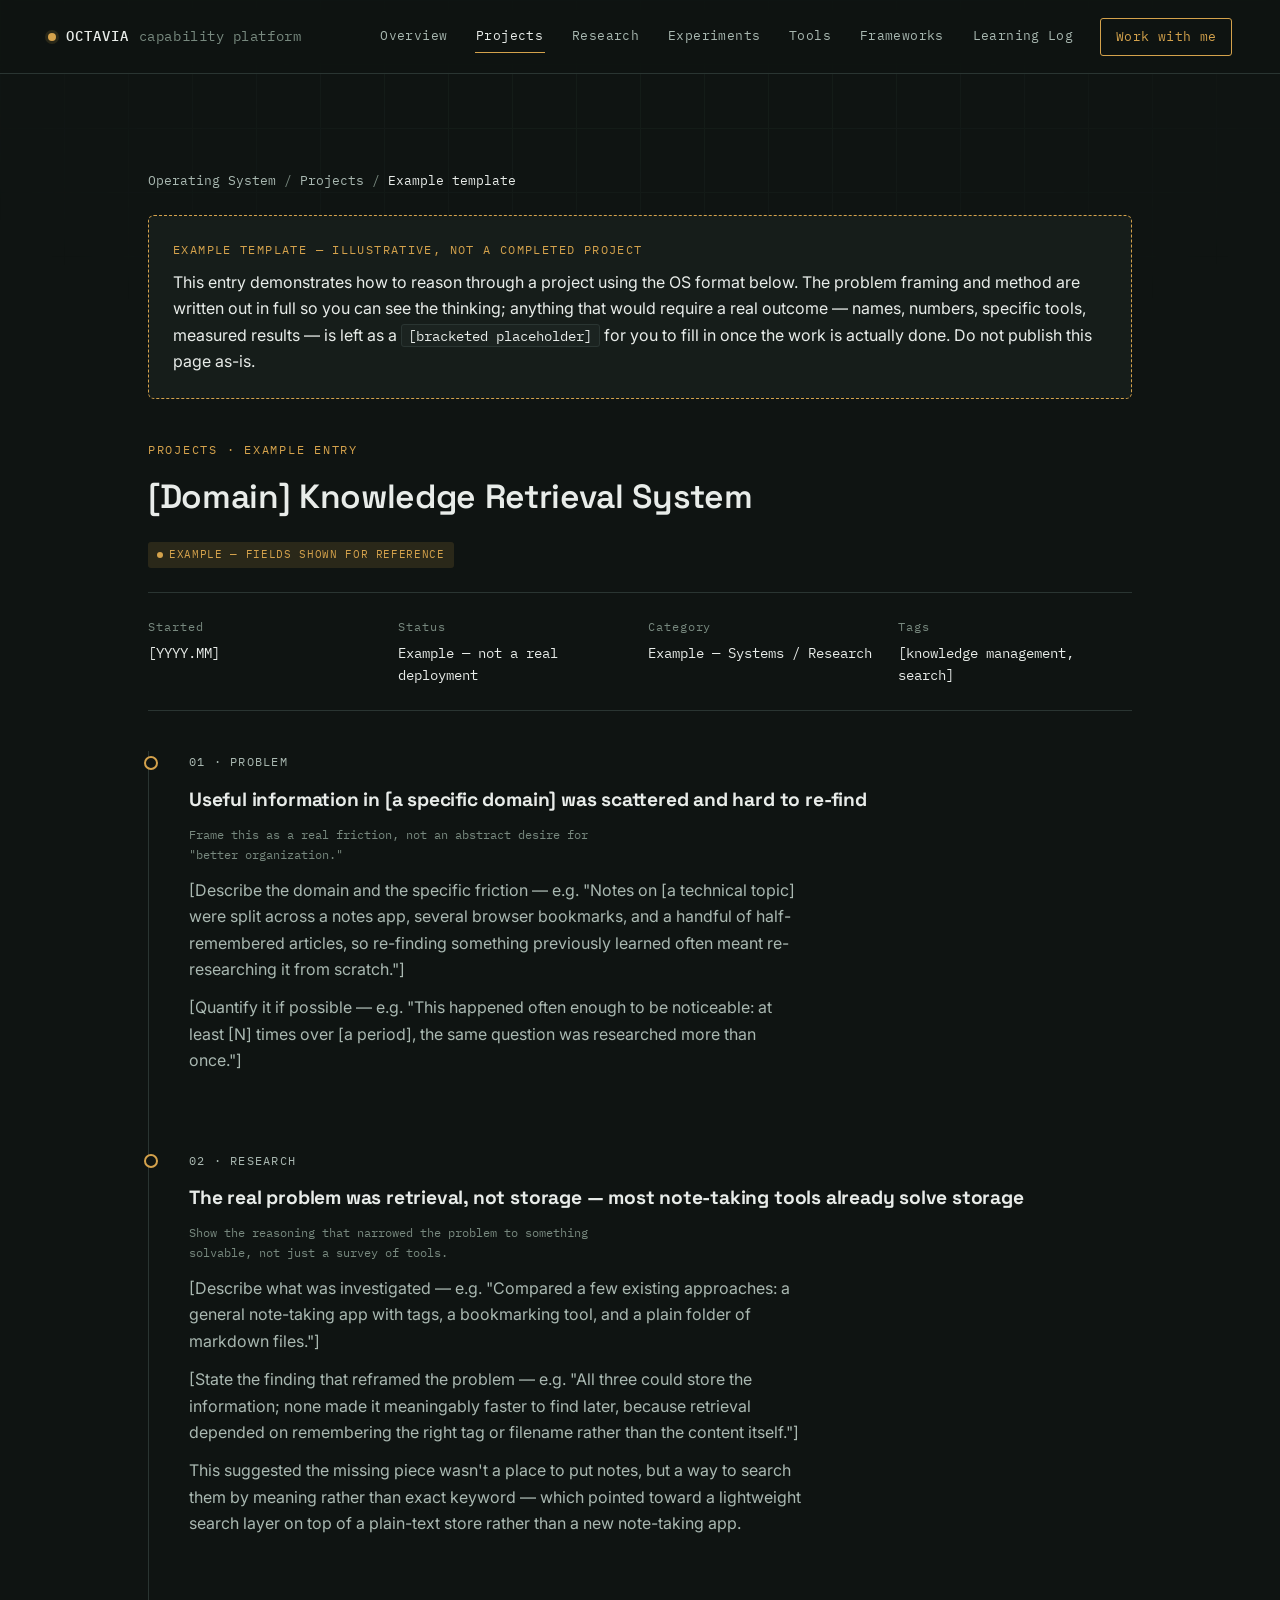
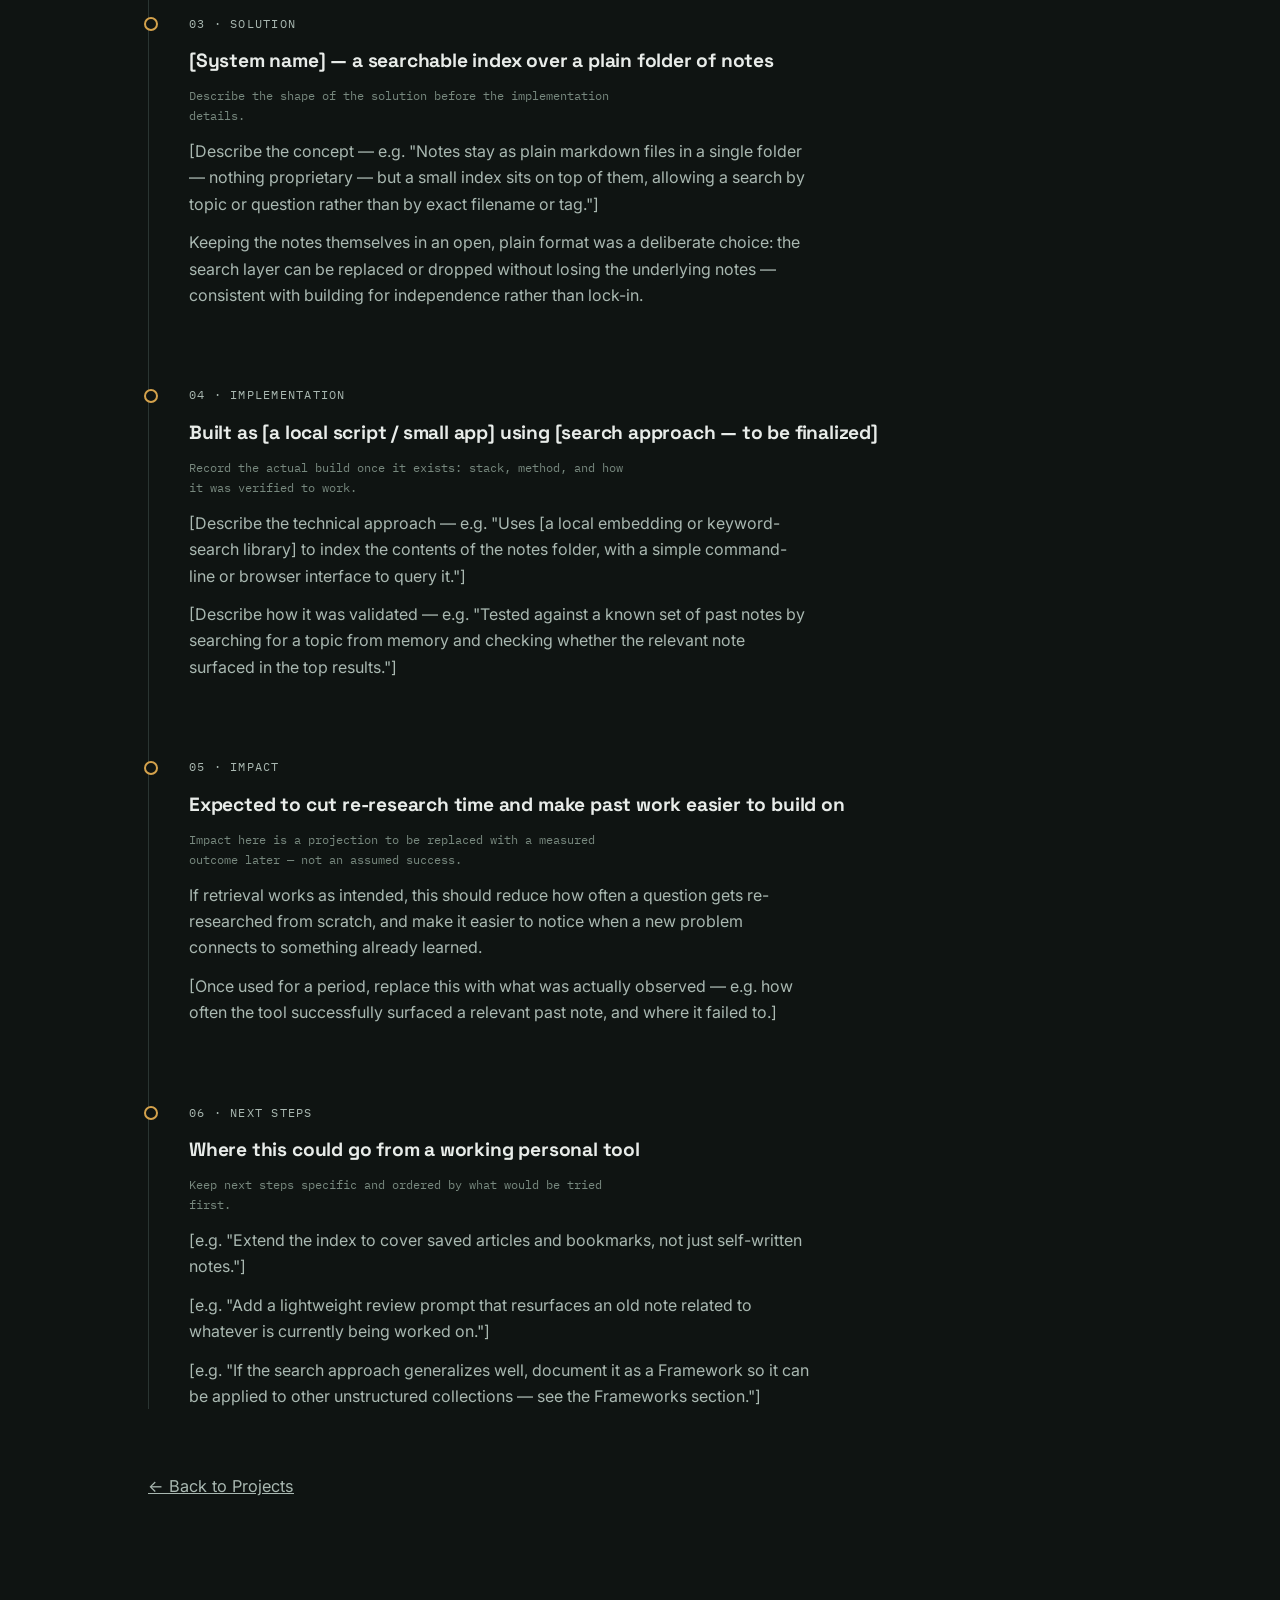
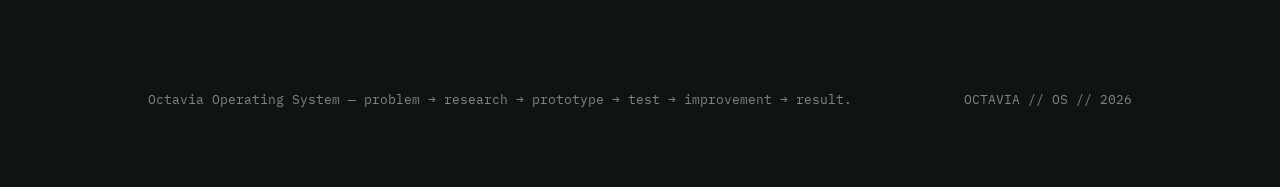
<file: os/examples/example-research-digest.html>
<!DOCTYPE html>
<html lang="en">
<head>
<meta charset="UTF-8">
<meta name="viewport" content="width=device-width, initial-scale=1.0">
<title>[Domain] Knowledge Retrieval System — Example — Octavia Operating System</title>
<meta name="description" content="Example project template demonstrating the Octavia project format applied to a research/knowledge-management problem.">
<link rel="preconnect" href="https://fonts.googleapis.com">
<link rel="preconnect" href="https://fonts.gstatic.com" crossorigin>
<link href="https://fonts.googleapis.com/css2?family=Space+Grotesk:wght@400;500;600;700&family=Inter:wght@400;500;600&family=IBM+Plex+Mono:wght@400;500&display=swap" rel="stylesheet">
<link rel="stylesheet" href="../../style.css">
<link rel="stylesheet" href="../os.css">
</head>
<body>

<a class="skip-link" href="#main">Skip to main content</a>
<div class="grid-backdrop" aria-hidden="true"></div>

<header class="topbar">
  <a href="../../index.html" class="mark">
    <span class="mark-dot" aria-hidden="true"></span>
    <span class="mark-text">OCTAVIA</span>
    <span class="mark-sub">capability platform</span>
  </a>
  <nav class="nav" id="siteNav" aria-label="Primary">
    <a href="../index.html">Overview</a>
    <a href="../projects.html" aria-current="true">Projects</a>
    <a href="../research.html">Research</a>
    <a href="../experiments.html">Experiments</a>
    <a href="../tools.html">Tools</a>
    <a href="../frameworks.html">Frameworks</a>
    <a href="../learning-log.html">Learning Log</a>
    <a href="../../index.html#contact" class="nav-cta">Work with me</a>
  </nav>
  <button class="nav-toggle" id="navToggle" aria-label="Toggle menu" aria-expanded="false" aria-controls="siteNav">
    <span></span><span></span><span></span>
  </button>
</header>

<main id="main">

  <section class="section">
    <p class="os-breadcrumb"><a href="../index.html">Operating System</a> / <a href="../projects.html">Projects</a> / <span class="current">Example template</span></p>


    <div class="template-banner">
      <p class="template-banner-label">EXAMPLE TEMPLATE — ILLUSTRATIVE, NOT A COMPLETED PROJECT</p>
      <p>This entry demonstrates how to reason through a project using the OS format below. The problem framing and method are written out in full so you can see the thinking; anything that would require a real outcome — names, numbers, specific tools, measured results — is left as a <code>[bracketed placeholder]</code> for you to fill in once the work is actually done. Do not publish this page as-is.</p>
    </div>


    <p class="eyebrow">PROJECTS · EXAMPLE ENTRY</p>
    <h1 class="section-title" style="max-width:36ch;">[Domain] Knowledge Retrieval System</h1>

    <div class="entry-header-meta">
      <span class="stage-badge"><span class="dot" aria-hidden="true"></span>EXAMPLE — FIELDS SHOWN FOR REFERENCE</span>
    </div>

    <ul class="entry-facts">
      <li><span>Started</span>[YYYY.MM]</li>
      <li><span>Status</span>Example — not a real deployment</li>
      <li><span>Category</span>Example — Systems / Research</li>
      <li><span>Tags</span>[knowledge management, search]</li>
    </ul>

    <div class="pipeline">

      <div class="pipeline-step" id="problem">
        <p class="pipeline-step-index">01 · PROBLEM</p>
        <h3>Useful information in [a specific domain] was scattered and hard to re-find</h3>
        <p class="field-hint">Frame this as a real friction, not an abstract desire for "better organization."</p>
        <p>[Describe the domain and the specific friction — e.g. "Notes on [a technical topic] were split across a notes app, several browser bookmarks, and a handful of half-remembered articles, so re-finding something previously learned often meant re-researching it from scratch."]</p>
        <p>[Quantify it if possible — e.g. "This happened often enough to be noticeable: at least [N] times over [a period], the same question was researched more than once."]</p>
      </div>

      <div class="pipeline-step" id="research">
        <p class="pipeline-step-index">02 · RESEARCH</p>
        <h3>The real problem was retrieval, not storage — most note-taking tools already solve storage</h3>
        <p class="field-hint">Show the reasoning that narrowed the problem to something solvable, not just a survey of tools.</p>
        <p>[Describe what was investigated — e.g. "Compared a few existing approaches: a general note-taking app with tags, a bookmarking tool, and a plain folder of markdown files."]</p>
        <p>[State the finding that reframed the problem — e.g. "All three could store the information; none made it meaningably faster to find later, because retrieval depended on remembering the right tag or filename rather than the content itself."]</p>
        <p>This suggested the missing piece wasn't a place to put notes, but a way to search them by meaning rather than exact keyword — which pointed toward a lightweight search layer on top of a plain-text store rather than a new note-taking app.</p>
      </div>

      <div class="pipeline-step" id="solution">
        <p class="pipeline-step-index">03 · SOLUTION</p>
        <h3>[System name] — a searchable index over a plain folder of notes</h3>
        <p class="field-hint">Describe the shape of the solution before the implementation details.</p>
        <p>[Describe the concept — e.g. "Notes stay as plain markdown files in a single folder — nothing proprietary — but a small index sits on top of them, allowing a search by topic or question rather than by exact filename or tag."]</p>
        <p>Keeping the notes themselves in an open, plain format was a deliberate choice: the search layer can be replaced or dropped without losing the underlying notes — consistent with building for independence rather than lock-in.</p>
      </div>

      <div class="pipeline-step" id="implementation">
        <p class="pipeline-step-index">04 · IMPLEMENTATION</p>
        <h3>Built as [a local script / small app] using [search approach — to be finalized]</h3>
        <p class="field-hint">Record the actual build once it exists: stack, method, and how it was verified to work.</p>
        <p>[Describe the technical approach — e.g. "Uses [a local embedding or keyword-search library] to index the contents of the notes folder, with a simple command-line or browser interface to query it."]</p>
        <p>[Describe how it was validated — e.g. "Tested against a known set of past notes by searching for a topic from memory and checking whether the relevant note surfaced in the top results."]</p>
      </div>

      <div class="pipeline-step" id="impact">
        <p class="pipeline-step-index">05 · IMPACT</p>
        <h3>Expected to cut re-research time and make past work easier to build on</h3>
        <p class="field-hint">Impact here is a projection to be replaced with a measured outcome later — not an assumed success.</p>
        <p>If retrieval works as intended, this should reduce how often a question gets re-researched from scratch, and make it easier to notice when a new problem connects to something already learned.</p>
        <p>[Once used for a period, replace this with what was actually observed — e.g. how often the tool successfully surfaced a relevant past note, and where it failed to.]</p>
      </div>

      <div class="pipeline-step" id="next-steps">
        <p class="pipeline-step-index">06 · NEXT STEPS</p>
        <h3>Where this could go from a working personal tool</h3>
        <p class="field-hint">Keep next steps specific and ordered by what would be tried first.</p>
        <p>[e.g. "Extend the index to cover saved articles and bookmarks, not just self-written notes."]</p>
        <p>[e.g. "Add a lightweight review prompt that resurfaces an old note related to whatever is currently being worked on."]</p>
        <p>[e.g. "If the search approach generalizes well, document it as a Framework so it can be applied to other unstructured collections — see the Frameworks section."]</p>
      </div>

    </div>

    <p class="section-lede"><a href="../projects.html">← Back to Projects</a></p>
  </section>

</main>

<footer class="footer">
  <p class="footer-line">Octavia Operating System — problem → research → prototype → test → improvement → result.</p>
  <p class="footer-coords">OCTAVIA // OS // <span id="footerYear"></span></p>
</footer>

<script src="../os.js"></script>
</body>
</html>
</file>
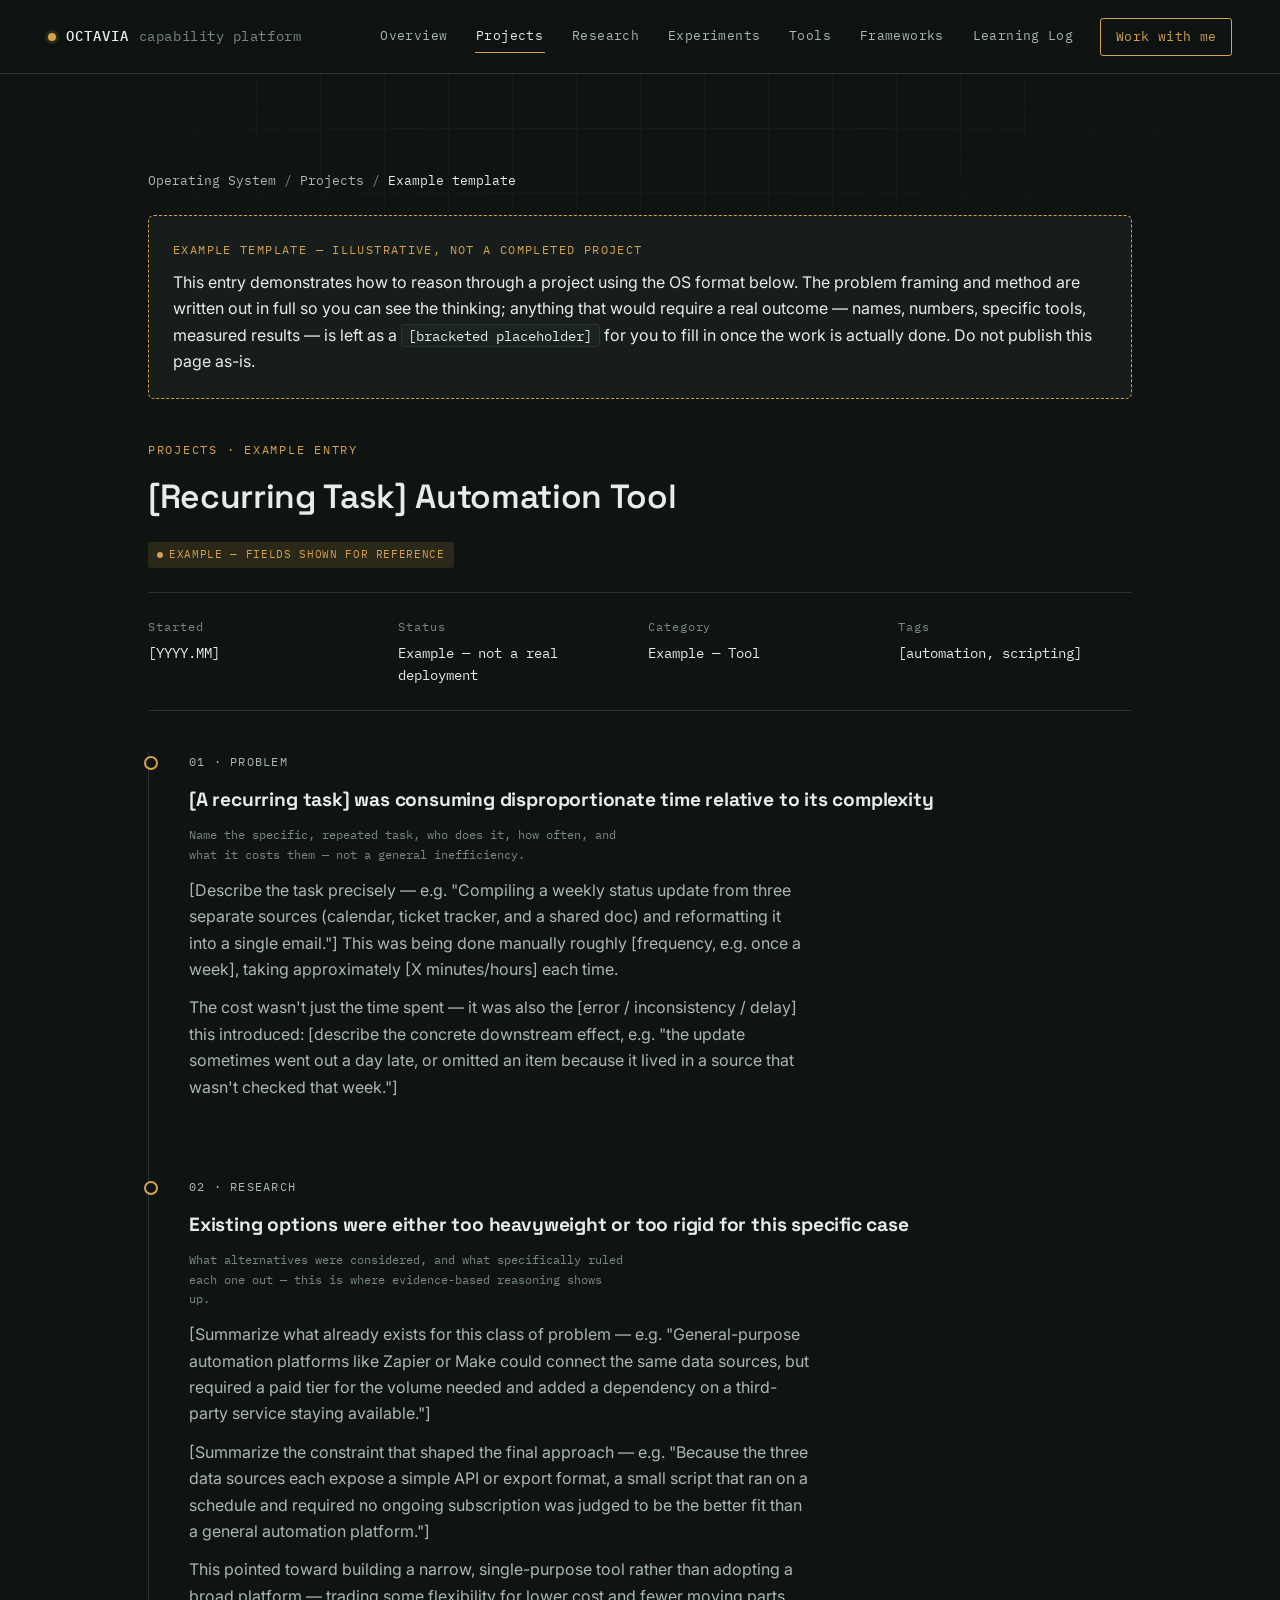
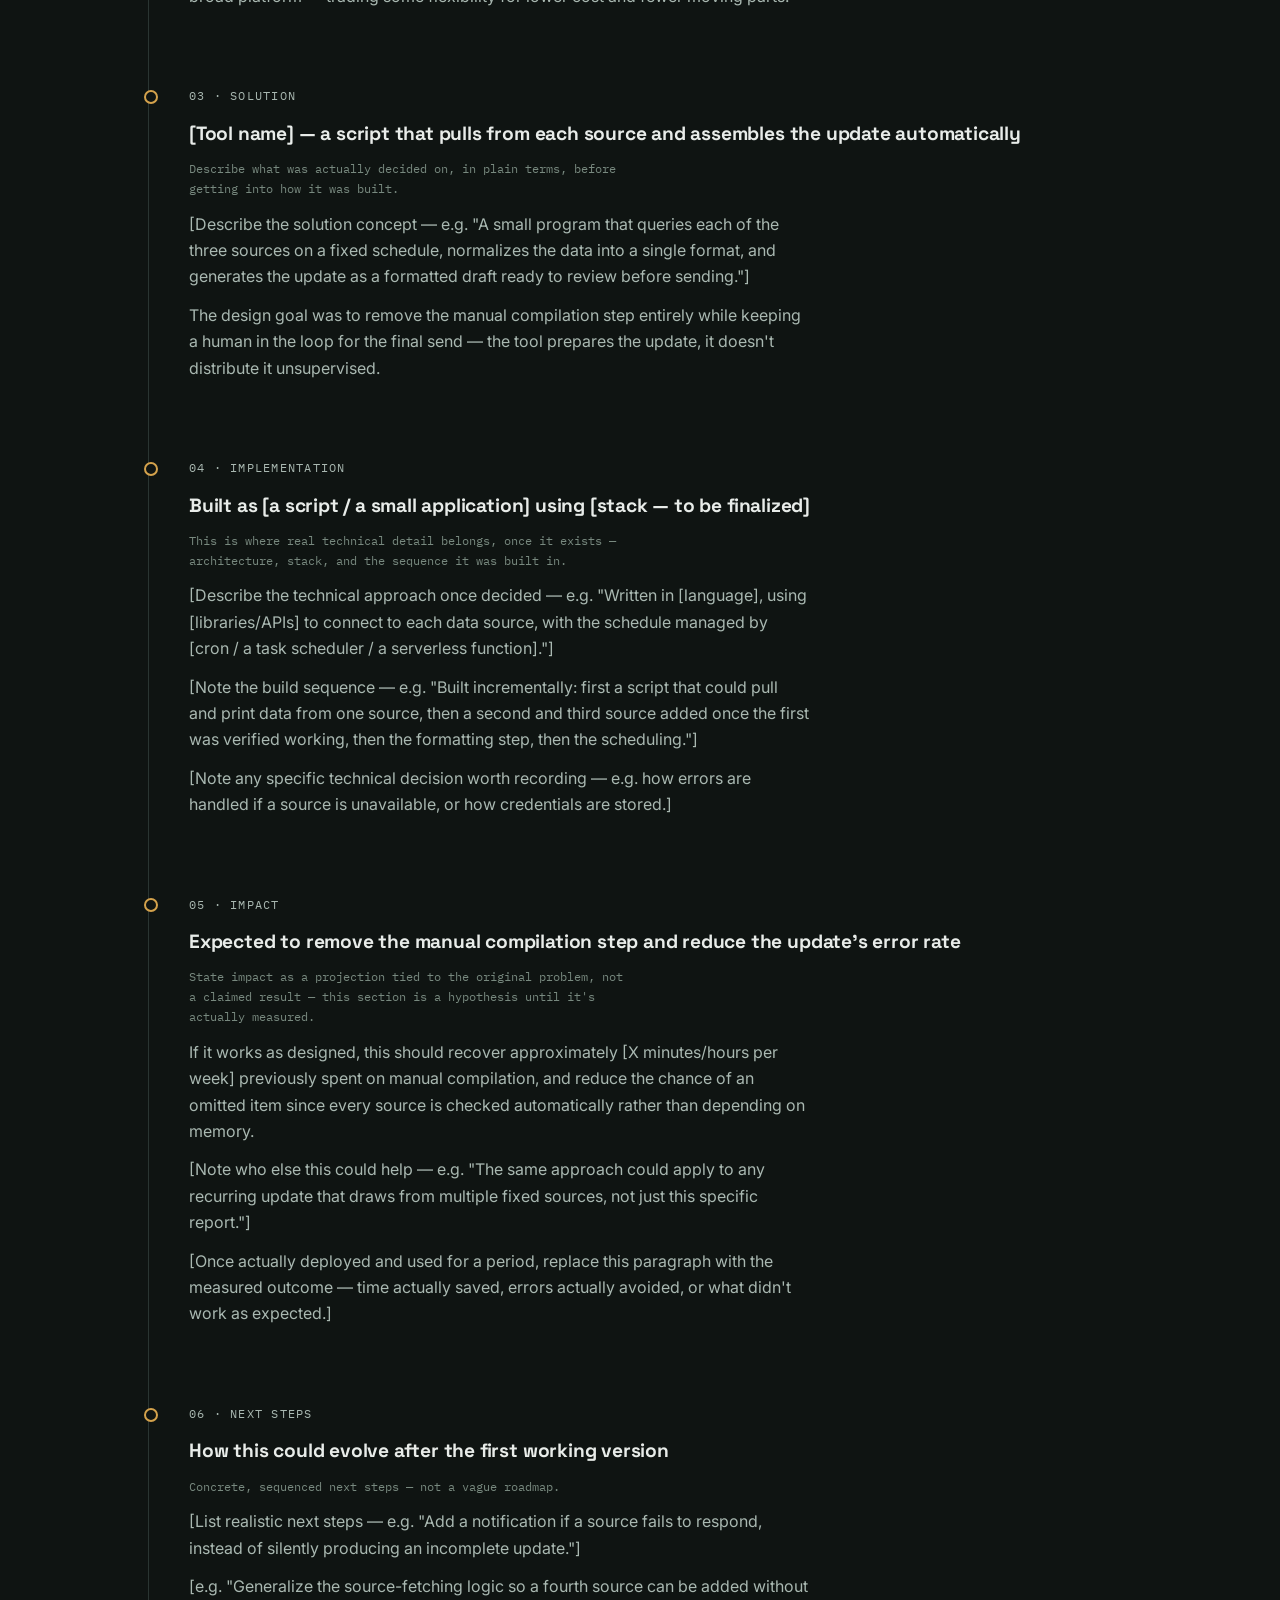
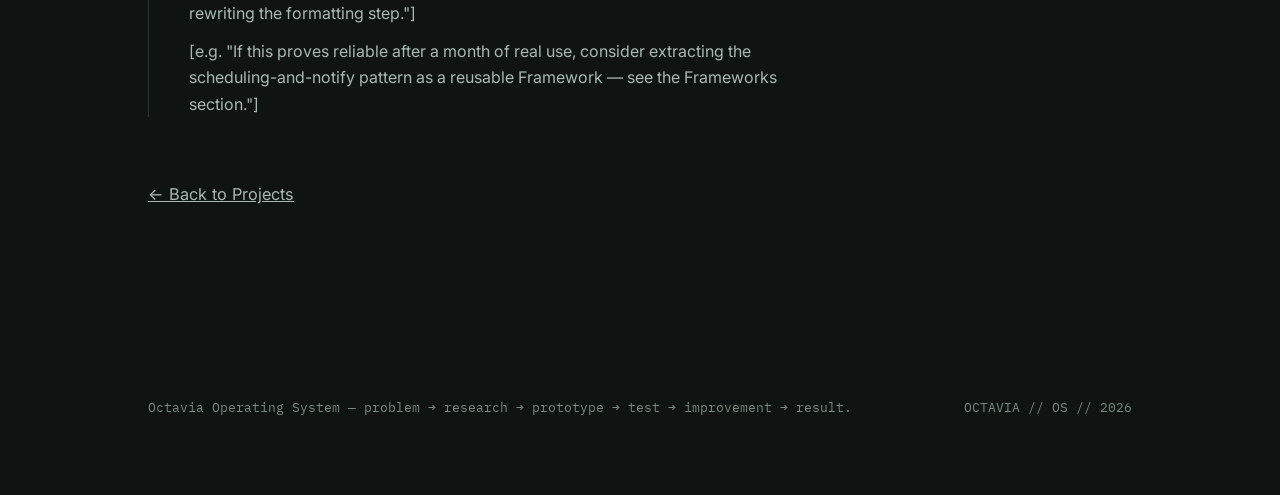
<file: os/examples/example-workflow-automation.html>
<!DOCTYPE html>
<html lang="en">
<head>
<meta charset="UTF-8">
<meta name="viewport" content="width=device-width, initial-scale=1.0">
<title>[Recurring Task] Automation Tool — Example — Octavia Operating System</title>
<meta name="description" content="Example project template demonstrating the Octavia project format: Problem, Research, Solution, Implementation, Impact, Next Steps.">
<link rel="preconnect" href="https://fonts.googleapis.com">
<link rel="preconnect" href="https://fonts.gstatic.com" crossorigin>
<link href="https://fonts.googleapis.com/css2?family=Space+Grotesk:wght@400;500;600;700&family=Inter:wght@400;500;600&family=IBM+Plex+Mono:wght@400;500&display=swap" rel="stylesheet">
<link rel="stylesheet" href="../../style.css">
<link rel="stylesheet" href="../os.css">
</head>
<body>

<a class="skip-link" href="#main">Skip to main content</a>
<div class="grid-backdrop" aria-hidden="true"></div>

<header class="topbar">
  <a href="../../index.html" class="mark">
    <span class="mark-dot" aria-hidden="true"></span>
    <span class="mark-text">OCTAVIA</span>
    <span class="mark-sub">capability platform</span>
  </a>
  <nav class="nav" id="siteNav" aria-label="Primary">
    <a href="../index.html">Overview</a>
    <a href="../projects.html" aria-current="true">Projects</a>
    <a href="../research.html">Research</a>
    <a href="../experiments.html">Experiments</a>
    <a href="../tools.html">Tools</a>
    <a href="../frameworks.html">Frameworks</a>
    <a href="../learning-log.html">Learning Log</a>
    <a href="../../index.html#contact" class="nav-cta">Work with me</a>
  </nav>
  <button class="nav-toggle" id="navToggle" aria-label="Toggle menu" aria-expanded="false" aria-controls="siteNav">
    <span></span><span></span><span></span>
  </button>
</header>

<main id="main">

  <section class="section">
    <p class="os-breadcrumb"><a href="../index.html">Operating System</a> / <a href="../projects.html">Projects</a> / <span class="current">Example template</span></p>


    <div class="template-banner">
      <p class="template-banner-label">EXAMPLE TEMPLATE — ILLUSTRATIVE, NOT A COMPLETED PROJECT</p>
      <p>This entry demonstrates how to reason through a project using the OS format below. The problem framing and method are written out in full so you can see the thinking; anything that would require a real outcome — names, numbers, specific tools, measured results — is left as a <code>[bracketed placeholder]</code> for you to fill in once the work is actually done. Do not publish this page as-is.</p>
    </div>


    <p class="eyebrow">PROJECTS · EXAMPLE ENTRY</p>
    <h1 class="section-title" style="max-width:36ch;">[Recurring Task] Automation Tool</h1>

    <div class="entry-header-meta">
      <span class="stage-badge"><span class="dot" aria-hidden="true"></span>EXAMPLE — FIELDS SHOWN FOR REFERENCE</span>
    </div>

    <ul class="entry-facts">
      <li><span>Started</span>[YYYY.MM]</li>
      <li><span>Status</span>Example — not a real deployment</li>
      <li><span>Category</span>Example — Tool</li>
      <li><span>Tags</span>[automation, scripting]</li>
    </ul>

    <div class="pipeline">

      <div class="pipeline-step" id="problem">
        <p class="pipeline-step-index">01 · PROBLEM</p>
        <h3>[A recurring task] was consuming disproportionate time relative to its complexity</h3>
        <p class="field-hint">Name the specific, repeated task, who does it, how often, and what it costs them — not a general inefficiency.</p>
        <p>[Describe the task precisely — e.g. "Compiling a weekly status update from three separate sources (calendar, ticket tracker, and a shared doc) and reformatting it into a single email."] This was being done manually roughly [frequency, e.g. once a week], taking approximately [X minutes/hours] each time.</p>
        <p>The cost wasn't just the time spent — it was also the [error / inconsistency / delay] this introduced: [describe the concrete downstream effect, e.g. "the update sometimes went out a day late, or omitted an item because it lived in a source that wasn't checked that week."]</p>
      </div>

      <div class="pipeline-step" id="research">
        <p class="pipeline-step-index">02 · RESEARCH</p>
        <h3>Existing options were either too heavyweight or too rigid for this specific case</h3>
        <p class="field-hint">What alternatives were considered, and what specifically ruled each one out — this is where evidence-based reasoning shows up.</p>
        <p>[Summarize what already exists for this class of problem — e.g. "General-purpose automation platforms like Zapier or Make could connect the same data sources, but required a paid tier for the volume needed and added a dependency on a third-party service staying available."]</p>
        <p>[Summarize the constraint that shaped the final approach — e.g. "Because the three data sources each expose a simple API or export format, a small script that ran on a schedule and required no ongoing subscription was judged to be the better fit than a general automation platform."]</p>
        <p>This pointed toward building a narrow, single-purpose tool rather than adopting a broad platform — trading some flexibility for lower cost and fewer moving parts.</p>
      </div>

      <div class="pipeline-step" id="solution">
        <p class="pipeline-step-index">03 · SOLUTION</p>
        <h3>[Tool name] — a script that pulls from each source and assembles the update automatically</h3>
        <p class="field-hint">Describe what was actually decided on, in plain terms, before getting into how it was built.</p>
        <p>[Describe the solution concept — e.g. "A small program that queries each of the three sources on a fixed schedule, normalizes the data into a single format, and generates the update as a formatted draft ready to review before sending."]</p>
        <p>The design goal was to remove the manual compilation step entirely while keeping a human in the loop for the final send — the tool prepares the update, it doesn't distribute it unsupervised.</p>
      </div>

      <div class="pipeline-step" id="implementation">
        <p class="pipeline-step-index">04 · IMPLEMENTATION</p>
        <h3>Built as [a script / a small application] using [stack — to be finalized]</h3>
        <p class="field-hint">This is where real technical detail belongs, once it exists — architecture, stack, and the sequence it was built in.</p>
        <p>[Describe the technical approach once decided — e.g. "Written in [language], using [libraries/APIs] to connect to each data source, with the schedule managed by [cron / a task scheduler / a serverless function]."]</p>
        <p>[Note the build sequence — e.g. "Built incrementally: first a script that could pull and print data from one source, then a second and third source added once the first was verified working, then the formatting step, then the scheduling."]</p>
        <p>[Note any specific technical decision worth recording — e.g. how errors are handled if a source is unavailable, or how credentials are stored.]</p>
      </div>

      <div class="pipeline-step" id="impact">
        <p class="pipeline-step-index">05 · IMPACT</p>
        <h3>Expected to remove the manual compilation step and reduce the update's error rate</h3>
        <p class="field-hint">State impact as a projection tied to the original problem, not a claimed result — this section is a hypothesis until it's actually measured.</p>
        <p>If it works as designed, this should recover approximately [X minutes/hours per week] previously spent on manual compilation, and reduce the chance of an omitted item since every source is checked automatically rather than depending on memory.</p>
        <p>[Note who else this could help — e.g. "The same approach could apply to any recurring update that draws from multiple fixed sources, not just this specific report."]</p>
        <p>[Once actually deployed and used for a period, replace this paragraph with the measured outcome — time actually saved, errors actually avoided, or what didn't work as expected.]</p>
      </div>

      <div class="pipeline-step" id="next-steps">
        <p class="pipeline-step-index">06 · NEXT STEPS</p>
        <h3>How this could evolve after the first working version</h3>
        <p class="field-hint">Concrete, sequenced next steps — not a vague roadmap.</p>
        <p>[List realistic next steps — e.g. "Add a notification if a source fails to respond, instead of silently producing an incomplete update."]</p>
        <p>[e.g. "Generalize the source-fetching logic so a fourth source can be added without rewriting the formatting step."]</p>
        <p>[e.g. "If this proves reliable after a month of real use, consider extracting the scheduling-and-notify pattern as a reusable Framework — see the Frameworks section."]</p>
      </div>

    </div>

    <p class="section-lede"><a href="../projects.html">← Back to Projects</a></p>
  </section>

</main>

<footer class="footer">
  <p class="footer-line">Octavia Operating System — problem → research → prototype → test → improvement → result.</p>
  <p class="footer-coords">OCTAVIA // OS // <span id="footerYear"></span></p>
</footer>

<script src="../os.js"></script>
</body>
</html>
</file>
<file: style.css>
/* ==========================================================================
   TOKENS
   ========================================================================== */
:root {
  --bg: #0F1412;
  --bg-panel: #161D1A;
  --bg-panel-raised: #1B2320;
  --line: #2A3532;
  --line-soft: #202B27;
  --ink: #E8ECE9;
  --ink-dim: #A9B8B1;
  --ink-faint: #78897F;
  --signal: #D4A24C;
  --signal-soft: rgba(212, 162, 76, 0.14);
  --teal: #4C9A8D;
  --danger: #C97B63;

  --font-display: "Space Grotesk", system-ui, sans-serif;
  --font-body: "Inter", system-ui, sans-serif;
  --font-mono: "IBM Plex Mono", ui-monospace, monospace;

  --max-width: 1080px;
  --gutter: clamp(1.25rem, 4vw, 3rem);

  /* spacing scale */
  --sp-1: 0.5rem;
  --sp-2: 1rem;
  --sp-3: 1.5rem;
  --sp-4: 2.5rem;
  --sp-5: 4rem;
  --sp-6: 6rem;
}

@media (prefers-reduced-motion: reduce) {
  * { animation-duration: 0.001ms !important; animation-iteration-count: 1 !important; transition-duration: 0.001ms !important; }
}

* { box-sizing: border-box; }
html { scroll-behavior: smooth; }
@media (prefers-reduced-motion: reduce) { html { scroll-behavior: auto; } }

body {
  margin: 0;
  background: var(--bg);
  color: var(--ink);
  font-family: var(--font-body);
  font-size: 16px;
  line-height: 1.65;
  -webkit-font-smoothing: antialiased;
}

a { color: inherit; }

h1, h2, h3 { font-family: var(--font-display); letter-spacing: -0.01em; }

::selection { background: var(--signal-soft); color: var(--ink); }

:focus-visible {
  outline: 2px solid var(--signal);
  outline-offset: 3px;
  border-radius: 2px;
}

/* ==========================================================================
   SKIP LINK
   ========================================================================== */
.skip-link {
  position: absolute;
  left: 1rem;
  top: -60px;
  z-index: 100;
  background: var(--signal);
  color: #14100A;
  padding: 0.75rem 1.25rem;
  border-radius: 4px;
  font-family: var(--font-mono);
  font-size: 0.85rem;
  text-decoration: none;
  transition: top 0.15s ease;
}
.skip-link:focus {
  top: 1rem;
}

/* ==========================================================================
   BACKDROP
   ========================================================================== */
.grid-backdrop {
  position: fixed;
  inset: 0;
  z-index: 0;
  pointer-events: none;
  background-image:
    linear-gradient(var(--line-soft) 1px, transparent 1px),
    linear-gradient(90deg, var(--line-soft) 1px, transparent 1px);
  background-size: 64px 64px;
  opacity: 0.35;
  mask-image: radial-gradient(ellipse 80% 60% at 50% 0%, black 30%, transparent 75%);
}

/* ==========================================================================
   TOPBAR / NAV
   ========================================================================== */
.topbar {
  position: sticky;
  top: 0;
  z-index: 50;
  display: flex;
  align-items: center;
  justify-content: space-between;
  padding: 1.1rem var(--gutter);
  background: rgba(15, 20, 18, 0.86);
  backdrop-filter: blur(8px);
  border-bottom: 1px solid var(--line);
}

.mark {
  display: flex;
  align-items: center;
  gap: 0.6rem;
  text-decoration: none;
  font-family: var(--font-mono);
  font-size: 0.85rem;
  letter-spacing: 0.06em;
  color: var(--ink);
}
.mark-dot {
  width: 8px;
  height: 8px;
  border-radius: 50%;
  background: var(--signal);
  box-shadow: 0 0 0 3px var(--signal-soft);
}
.mark-text {
  font-weight: 500;
  letter-spacing: 0.08em;
}
.mark-sub {
  color: var(--ink-faint);
  font-weight: 400;
  letter-spacing: 0.04em;
}
@media (max-width: 560px) {
  .mark-sub { display: none; }
}

.nav {
  display: flex;
  align-items: center;
  gap: 1.6rem;
  font-family: var(--font-mono);
  font-size: 0.82rem;
  letter-spacing: 0.03em;
}
.nav a {
  text-decoration: none;
  color: var(--ink-dim);
  padding: 0.3rem 0.1rem;
  border-bottom: 1px solid transparent;
  transition: color 0.15s ease, border-color 0.15s ease;
}
.nav a:hover { color: var(--ink); }
.nav a[aria-current="true"] {
  color: var(--ink);
  border-bottom-color: var(--signal);
}
.nav a.nav-cta {
  color: var(--signal);
  border: 1px solid var(--signal);
  padding: 0.45rem 0.9rem;
  border-radius: 3px;
  white-space: nowrap;
}
.nav a.nav-cta:hover { background: var(--signal-soft); }
.nav a.nav-cta[aria-current="true"] { border-bottom: none; }

.nav-toggle {
  display: none;
  flex-direction: column;
  justify-content: center;
  align-items: center;
  gap: 5px;
  width: 44px;
  height: 44px;
  background: none;
  border: 1px solid var(--line);
  border-radius: 4px;
  cursor: pointer;
}
.nav-toggle span {
  display: block;
  width: 18px;
  height: 1.5px;
  background: var(--ink);
}

/* ==========================================================================
   SECTIONS / SHARED
   ========================================================================== */
.section {
  position: relative;
  z-index: 1;
  max-width: var(--max-width);
  margin: 0 auto;
  padding: var(--sp-6) var(--gutter);
  border-bottom: 1px solid var(--line);
}
.section:last-of-type { border-bottom: none; }

.eyebrow {
  font-family: var(--font-mono);
  font-size: 0.78rem;
  letter-spacing: 0.14em;
  color: var(--signal);
  margin: 0 0 var(--sp-2);
  text-transform: uppercase;
}

.section-title {
  font-weight: 600;
  font-size: clamp(1.5rem, 3vw, 2.1rem);
  line-height: 1.25;
  max-width: 42ch;
  margin: 0 0 var(--sp-3);
  color: var(--ink);
}

.section-lede {
  color: var(--ink-dim);
  max-width: 58ch;
  font-size: 1.02rem;
  margin: 0 0 var(--sp-4);
}

/* ==========================================================================
   HERO
   ========================================================================== */
.hero {
  padding-top: clamp(3rem, 8vw, 5.5rem);
  padding-bottom: var(--sp-5);
}
.hero-title {
  font-weight: 600;
  font-size: clamp(2.1rem, 5.2vw, 3.5rem);
  line-height: 1.14;
  letter-spacing: -0.02em;
  max-width: 20ch;
  margin: 0 0 var(--sp-3);
}
.hero-sub {
  max-width: 58ch;
  color: var(--ink-dim);
  font-size: 1.1rem;
  line-height: 1.7;
  margin: 0 0 var(--sp-4);
}

.platform-intro {
  max-width: 62ch;
  background: var(--bg-panel);
  border: 1px solid var(--line);
  border-radius: 6px;
  padding: var(--sp-3);
  margin: 0 0 var(--sp-4);
}
.platform-intro-label {
  font-family: var(--font-mono);
  font-size: 0.72rem;
  letter-spacing: 0.12em;
  color: var(--teal);
  margin: 0 0 0.6rem;
}
.platform-intro-text {
  color: var(--ink-dim);
  font-size: 0.98rem;
  line-height: 1.65;
  margin: 0;
}

.identity-strip {
  display: grid;
  grid-template-columns: repeat(4, 1fr);
  gap: 1.5rem;
  margin: 0 0 var(--sp-4);
  padding: var(--sp-3) 0;
  border-top: 1px solid var(--line);
  border-bottom: 1px solid var(--line);
}
.identity-strip dt {
  font-family: var(--font-mono);
  font-size: 0.72rem;
  letter-spacing: 0.12em;
  color: var(--teal);
  margin: 0 0 0.5rem;
}
.identity-strip dd {
  margin: 0;
  color: var(--ink);
  font-size: 0.92rem;
  line-height: 1.5;
}
.identity-strip dd a {
  color: var(--signal);
  text-decoration: underline;
  text-underline-offset: 2px;
}

.hero-actions {
  display: flex;
  gap: 1rem;
  margin-bottom: var(--sp-5);
  flex-wrap: wrap;
}

.btn {
  display: inline-block;
  font-family: var(--font-mono);
  font-size: 0.85rem;
  letter-spacing: 0.03em;
  text-decoration: none;
  padding: 0.9rem 1.6rem;
  border-radius: 4px;
  border: 1px solid transparent;
  transition: transform 0.15s ease, background 0.15s ease, border-color 0.15s ease;
  min-height: 44px;
}
.btn:hover { transform: translateY(-1px); }
.btn-primary {
  background: var(--signal);
  color: #14100A;
  font-weight: 500;
}
.btn-primary:hover { background: #e2b264; }
.btn-ghost {
  border-color: var(--line);
  color: var(--ink);
}
.btn-ghost:hover { border-color: var(--ink-dim); }

.console {
  max-width: 420px;
  border: 1px solid var(--line);
  background: var(--bg-panel);
  border-radius: 6px;
  padding: 1rem 1.25rem;
  font-family: var(--font-mono);
  font-size: 0.82rem;
}
.console-row {
  display: flex;
  justify-content: space-between;
  padding: 0.4rem 0;
}
.console-row + .console-row { border-top: 1px solid var(--line-soft); }
.console-head {
  color: var(--ink-faint);
  letter-spacing: 0.1em;
  font-size: 0.72rem;
}
.console-blink {
  color: var(--signal);
  animation: blink 2.2s ease-in-out infinite;
}
@keyframes blink { 0%, 100% { opacity: 1; } 50% { opacity: 0.25; } }
.console-key { color: var(--ink-faint); }
.console-val { color: var(--ink); }

/* ==========================================================================
   MISSION
   ========================================================================== */
.mission-statement {
  margin: 0 0 var(--sp-4);
  padding: var(--sp-3) 0 var(--sp-3) 1.5rem;
  border-left: 2px solid var(--signal);
}
.mission-statement p {
  font-family: var(--font-display);
  font-size: clamp(1.25rem, 2.4vw, 1.7rem);
  line-height: 1.5;
  font-weight: 500;
  color: var(--ink);
  max-width: 46ch;
  margin: 0;
}

.mission-pillars {
  display: grid;
  grid-template-columns: repeat(3, 1fr);
  gap: var(--sp-3);
}
.pillar-tag {
  font-family: var(--font-mono);
  font-size: 0.78rem;
  letter-spacing: 0.1em;
  color: var(--teal);
  margin: 0 0 0.6rem;
}
.pillar-text {
  color: var(--ink-dim);
  margin: 0;
  font-size: 0.98rem;
}

/* ==========================================================================
   ABOUT
   ========================================================================== */
.about-grid {
  display: grid;
  grid-template-columns: 220px 1fr;
  gap: var(--sp-4);
  align-items: start;
}
.about-mark-inner {
  aspect-ratio: 1;
  border: 1px solid var(--line);
  border-radius: 6px;
  background: var(--bg-panel);
  display: flex;
  align-items: center;
  justify-content: center;
  font-family: var(--font-mono);
  font-size: 0.72rem;
  color: var(--ink-faint);
  text-align: center;
  padding: 1rem;
}
.about-copy .mini-label {
  font-family: var(--font-mono);
  font-size: 0.72rem;
  letter-spacing: 0.12em;
  color: var(--teal);
  margin: 0 0 0.5rem;
}
.about-copy h3 {
  font-size: 1.3rem;
  margin: 0 0 var(--sp-2);
}
.about-copy p {
  color: var(--ink-dim);
  max-width: 60ch;
}
.about-facts {
  list-style: none;
  margin: var(--sp-3) 0 0;
  padding: var(--sp-3) 0 0;
  border-top: 1px solid var(--line);
  display: grid;
  gap: 0.6rem;
  font-family: var(--font-mono);
  font-size: 0.85rem;
}
.about-facts li { color: var(--ink); }
.about-facts li span {
  display: inline-block;
  width: 110px;
  color: var(--ink-faint);
}

/* ==========================================================================
   PRINCIPLES
   ========================================================================== */
.principles-grid {
  display: grid;
  grid-template-columns: repeat(3, 1fr);
  gap: var(--sp-3);
}
.principle {
  background: var(--bg-panel);
  border: 1px solid var(--line);
  border-radius: 6px;
  padding: var(--sp-3);
}
.principle-index {
  font-family: var(--font-mono);
  color: var(--signal);
  font-size: 0.85rem;
  letter-spacing: 0.05em;
  margin: 0 0 0.85rem;
}
.principle h3 {
  font-size: 1.05rem;
  margin: 0 0 0.6rem;
}
.principle p {
  color: var(--ink-dim);
  font-size: 0.92rem;
  margin: 0;
}

/* ==========================================================================
   PROJECTS
   ========================================================================== */
.projects-grid {
  display: grid;
  grid-template-columns: repeat(3, 1fr);
  gap: var(--sp-3);
}
.project-card {
  background: var(--bg-panel);
  border: 1px solid var(--line);
  border-radius: 6px;
  padding: var(--sp-3);
  display: flex;
  flex-direction: column;
  transition: border-color 0.15s ease;
}
.project-card:hover { border-color: var(--ink-faint); }
.project-top {
  display: flex;
  justify-content: space-between;
  align-items: center;
  margin-bottom: var(--sp-2);
}
.status-tag {
  font-family: var(--font-mono);
  font-size: 0.68rem;
  letter-spacing: 0.08em;
  padding: 0.25rem 0.55rem;
  border-radius: 3px;
}
.status-active { background: var(--signal-soft); color: var(--signal); }
.status-shipped { background: rgba(76, 154, 141, 0.15); color: var(--teal); }
.status-research { background: rgba(143, 163, 154, 0.15); color: var(--ink-dim); }
.project-year { font-family: var(--font-mono); font-size: 0.78rem; color: var(--ink-faint); }
.project-card h3 {
  font-size: 1.15rem;
  margin: 0 0 0.6rem;
}
.project-card p {
  color: var(--ink-dim);
  font-size: 0.92rem;
  flex-grow: 1;
}
.project-tags {
  display: flex;
  gap: 0.5rem;
  margin: var(--sp-2) 0;
  flex-wrap: wrap;
}
.project-tags span {
  font-family: var(--font-mono);
  font-size: 0.7rem;
  color: var(--ink-faint);
  border: 1px solid var(--line);
  padding: 0.2rem 0.5rem;
  border-radius: 3px;
}
.project-link {
  font-family: var(--font-mono);
  font-size: 0.85rem;
  text-decoration: none;
  color: var(--ink);
  border-top: 1px solid var(--line);
  padding-top: var(--sp-2);
  margin-top: auto;
}
.project-link:hover { color: var(--signal); }

/* ==========================================================================
   KNOWLEDGE
   ========================================================================== */
.knowledge-list {
  display: flex;
  flex-direction: column;
}
.knowledge-row {
  display: grid;
  grid-template-columns: 90px 1fr 140px;
  align-items: center;
  gap: var(--sp-3);
  padding: var(--sp-3) 0;
  border-top: 1px solid var(--line);
  text-decoration: none;
  transition: padding-left 0.15s ease;
}
.knowledge-list a:last-child { border-bottom: 1px solid var(--line); }
.knowledge-row:hover, .knowledge-row:focus-visible { padding-left: 0.5rem; }
.knowledge-date {
  font-family: var(--font-mono);
  font-size: 0.8rem;
  color: var(--ink-faint);
}
.knowledge-title {
  color: var(--ink);
  font-size: 1rem;
}
.knowledge-row:hover .knowledge-title { color: var(--signal); }
.knowledge-tag {
  font-family: var(--font-mono);
  font-size: 0.72rem;
  color: var(--ink-dim);
  text-align: right;
}

/* ==========================================================================
   SERVICES
   ========================================================================== */
.services-grid {
  display: grid;
  grid-template-columns: repeat(3, 1fr);
  gap: var(--sp-3);
}
.service-card {
  padding: var(--sp-3) 0 0;
  border-top: 2px solid var(--signal);
}
.service-card h3 {
  font-size: 1.15rem;
  margin: 0 0 0.85rem;
}
.service-card p {
  color: var(--ink-dim);
  font-size: 0.92rem;
  margin: 0 0 var(--sp-3);
}
.service-link {
  font-family: var(--font-mono);
  font-size: 0.85rem;
  text-decoration: none;
  color: var(--ink);
}
.service-link:hover { color: var(--signal); }

/* ==========================================================================
   CONTACT
   ========================================================================== */
.contact-form {
  max-width: 520px;
  display: flex;
  flex-direction: column;
  gap: var(--sp-3);
  margin-bottom: var(--sp-4);
}
.form-row { display: flex; flex-direction: column; gap: 0.5rem; }
.form-row label {
  font-family: var(--font-mono);
  font-size: 0.78rem;
  color: var(--ink-dim);
  letter-spacing: 0.03em;
}
.form-row input,
.form-row textarea {
  background: var(--bg-panel);
  border: 1px solid var(--line);
  border-radius: 4px;
  color: var(--ink);
  padding: 0.85rem 0.9rem;
  font-family: var(--font-body);
  font-size: 1rem;
  resize: vertical;
  min-height: 44px;
}
.form-row input:focus,
.form-row textarea:focus {
  border-color: var(--signal);
}
.contact-form .btn { align-self: flex-start; cursor: pointer; }
.form-note {
  font-family: var(--font-mono);
  font-size: 0.82rem;
  color: var(--teal);
  min-height: 1.2em;
  margin: 0;
}
.contact-links {
  display: flex;
  gap: var(--sp-3);
  flex-wrap: wrap;
  font-family: var(--font-mono);
  font-size: 0.88rem;
}
.contact-links a {
  text-decoration: none;
  color: var(--ink-dim);
  padding: 0.4rem 0;
  display: inline-block;
}
.contact-links a:hover { color: var(--signal); }

/* ==========================================================================
   FOOTER
   ========================================================================== */
.footer {
  position: relative;
  z-index: 1;
  max-width: var(--max-width);
  margin: 0 auto;
  padding: var(--sp-4) var(--gutter) var(--sp-5);
  display: flex;
  justify-content: space-between;
  flex-wrap: wrap;
  gap: var(--sp-2);
  font-family: var(--font-mono);
  font-size: 0.8rem;
  color: var(--ink-faint);
}

/* ==========================================================================
   RESPONSIVE
   ========================================================================== */
@media (max-width: 860px) {
  .mission-pillars,
  .principles-grid,
  .projects-grid,
  .services-grid {
    grid-template-columns: 1fr;
  }
  .identity-strip {
    grid-template-columns: 1fr 1fr;
    row-gap: var(--sp-3);
  }
  .about-grid {
    grid-template-columns: 1fr;
  }
  .about-mark-inner { max-width: 160px; }
  .knowledge-row {
    grid-template-columns: 1fr;
    gap: 0.35rem;
  }
  .knowledge-tag { text-align: left; }
}

@media (max-width: 900px) {
  .nav {
    position: absolute;
    top: 100%;
    left: 0;
    right: 0;
    background: var(--bg-panel);
    border-bottom: 1px solid var(--line);
    flex-direction: column;
    align-items: stretch;
    gap: 0;
    padding: 0.5rem 0;
    display: none;
  }
  .nav.open { display: flex; }
  .nav a {
    padding: 0.95rem var(--gutter);
    border-top: 1px solid var(--line-soft);
    border-bottom: none;
    min-height: 44px;
    display: flex;
    align-items: center;
  }
  .nav a[aria-current="true"] { border-bottom: none; background: var(--bg-panel-raised); }
  .nav a.nav-cta { margin: 0.75rem var(--gutter); border-radius: 4px; justify-content: center; }
  .nav-toggle { display: flex; }
  .section { padding: var(--sp-5) var(--gutter); }
  .identity-strip { grid-template-columns: 1fr; }
}
</file>
<file: os/os.css>
/* ==========================================================================
   OPERATING SYSTEM — additional styles
   Loaded after ../style.css. Reuses the root design tokens (--bg, --ink,
   --signal, --font-mono, etc.) defined there — nothing is redefined here.
   ========================================================================== */

/* --------------------------------------------------------------------------
   BREADCRUMB
   -------------------------------------------------------------------------- */
.os-breadcrumb {
  display: flex;
  align-items: center;
  gap: 0.5rem;
  font-family: var(--font-mono);
  font-size: 0.8rem;
  color: var(--ink-faint);
  margin: 0 0 var(--sp-3);
}
.os-breadcrumb a {
  color: var(--ink-dim);
  text-decoration: none;
}
.os-breadcrumb a:hover { color: var(--signal); }
.os-breadcrumb .current { color: var(--ink); }

/* --------------------------------------------------------------------------
   OS TAG — small mono label used in the topbar mark on OS pages
   -------------------------------------------------------------------------- */
.mark-os-tag {
  font-family: var(--font-mono);
  font-size: 0.68rem;
  letter-spacing: 0.1em;
  color: var(--signal);
  border: 1px solid var(--line);
  border-radius: 3px;
  padding: 0.15rem 0.45rem;
}

/* --------------------------------------------------------------------------
   STAGE TRACK — the six-stage process, shown horizontally
   Problem → Research → Prototype → Test → Improvement → Result
   -------------------------------------------------------------------------- */
.stage-track {
  display: flex;
  flex-wrap: wrap;
  align-items: stretch;
  gap: 0;
  list-style: none;
  margin: 0 0 var(--sp-5);
  padding: 0;
  border: 1px solid var(--line);
  border-radius: 6px;
  overflow: hidden;
}
.stage-track li.stage {
  flex: 1 1 140px;
  padding: var(--sp-3) var(--sp-2);
  background: var(--bg-panel);
  border-right: 1px solid var(--line);
  position: relative;
}
.stage-track li.stage:last-child { border-right: none; }
.stage-track .stage-index {
  display: block;
  font-family: var(--font-mono);
  font-size: 0.72rem;
  letter-spacing: 0.1em;
  color: var(--signal);
  margin: 0 0 0.5rem;
}
.stage-track .stage-label {
  display: block;
  font-family: var(--font-display);
  font-weight: 600;
  font-size: 0.95rem;
  margin: 0 0 0.35rem;
}
.stage-track .stage-desc {
  display: block;
  font-size: 0.8rem;
  color: var(--ink-dim);
  line-height: 1.5;
}
@media (max-width: 860px) {
  .stage-track { flex-direction: column; }
  .stage-track li.stage { border-right: none; border-bottom: 1px solid var(--line); }
  .stage-track li.stage:last-child { border-bottom: none; }
}

/* Compact stage badge — used on cards and entry headers to mark current stage */
.stage-badge {
  display: inline-flex;
  align-items: center;
  gap: 0.4rem;
  font-family: var(--font-mono);
  font-size: 0.68rem;
  letter-spacing: 0.06em;
  padding: 0.25rem 0.55rem;
  border-radius: 3px;
  background: var(--signal-soft);
  color: var(--signal);
  white-space: nowrap;
}
.stage-badge .dot {
  width: 6px;
  height: 6px;
  border-radius: 50%;
  background: currentColor;
}
.stage-badge.stage-result { background: rgba(76, 154, 141, 0.15); color: var(--teal); }
.stage-badge.stage-problem,
.stage-badge.stage-research { background: rgba(143, 163, 154, 0.15); color: var(--ink-dim); }
.stage-badge.stage-improvement { background: rgba(201, 123, 99, 0.14); color: var(--danger); }

/* --------------------------------------------------------------------------
   OS HUB — section grid on os/index.html
   -------------------------------------------------------------------------- */
.os-grid {
  display: grid;
  grid-template-columns: repeat(3, 1fr);
  gap: var(--sp-3);
}
.os-card {
  background: var(--bg-panel);
  border: 1px solid var(--line);
  border-radius: 6px;
  padding: var(--sp-3);
  display: flex;
  flex-direction: column;
  text-decoration: none;
  color: var(--ink);
  transition: border-color 0.15s ease, transform 0.15s ease;
}
.os-card:hover { border-color: var(--signal); transform: translateY(-2px); }
.os-card-index {
  font-family: var(--font-mono);
  font-size: 0.78rem;
  color: var(--ink-faint);
  margin: 0 0 0.75rem;
}
.os-card h3 {
  font-size: 1.1rem;
  margin: 0 0 0.6rem;
}
.os-card p {
  color: var(--ink-dim);
  font-size: 0.9rem;
  margin: 0 0 var(--sp-2);
  flex-grow: 1;
}
.os-card-meta {
  font-family: var(--font-mono);
  font-size: 0.75rem;
  color: var(--ink-faint);
  border-top: 1px solid var(--line);
  padding-top: 0.75rem;
  display: flex;
  justify-content: space-between;
}
.os-card-meta .go { color: var(--signal); }

/* --------------------------------------------------------------------------
   ENTRY CARDS — used on each section's listing page
   -------------------------------------------------------------------------- */
.entry-grid {
  display: grid;
  grid-template-columns: repeat(2, 1fr);
  gap: var(--sp-3);
  margin-bottom: var(--sp-5);
}
.entry-card {
  background: var(--bg-panel);
  border: 1px solid var(--line);
  border-radius: 6px;
  padding: var(--sp-3);
  display: flex;
  flex-direction: column;
}
.entry-top {
  display: flex;
  justify-content: space-between;
  align-items: center;
  gap: 0.5rem;
  margin-bottom: var(--sp-2);
}
.entry-date { font-family: var(--font-mono); font-size: 0.78rem; color: var(--ink-faint); }
.entry-card h3 { font-size: 1.1rem; margin: 0 0 0.55rem; }
.entry-card p { color: var(--ink-dim); font-size: 0.92rem; flex-grow: 1; margin: 0 0 var(--sp-2); }
.entry-tags { display: flex; gap: 0.5rem; flex-wrap: wrap; margin-bottom: var(--sp-2); }
.entry-tags span {
  font-family: var(--font-mono);
  font-size: 0.68rem;
  color: var(--ink-faint);
  border: 1px solid var(--line);
  padding: 0.2rem 0.5rem;
  border-radius: 3px;
}
.entry-link {
  font-family: var(--font-mono);
  font-size: 0.85rem;
  text-decoration: none;
  color: var(--ink);
  border-top: 1px solid var(--line);
  padding-top: var(--sp-2);
  margin-top: auto;
}
.entry-link:hover { color: var(--signal); }

/* Template card — visually distinct "copy me" block, dashed border */
.entry-card.is-template {
  border-style: dashed;
  border-color: var(--ink-faint);
  background: transparent;
}
.entry-card.is-template .entry-top .stage-badge {
  background: none;
  border: 1px dashed var(--ink-faint);
  color: var(--ink-faint);
}
.template-flag {
  font-family: var(--font-mono);
  font-size: 0.68rem;
  letter-spacing: 0.1em;
  color: var(--ink-faint);
}

/* --------------------------------------------------------------------------
   TEMPLATE BANNER — instructions box at the top of listing/template pages
   -------------------------------------------------------------------------- */
.template-banner {
  background: var(--bg-panel);
  border: 1px dashed var(--signal);
  border-radius: 6px;
  padding: var(--sp-3);
  margin-bottom: var(--sp-4);
}
.template-banner p { margin: 0; }
.template-banner .template-banner-label {
  font-family: var(--font-mono);
  font-size: 0.72rem;
  letter-spacing: 0.12em;
  color: var(--signal);
  margin: 0 0 0.6rem;
}
.template-banner code {
  font-family: var(--font-mono);
  background: var(--bg-panel-raised);
  border: 1px solid var(--line);
  border-radius: 3px;
  padding: 0.1rem 0.4rem;
  font-size: 0.85em;
  color: var(--ink);
}
.template-banner ol, .template-banner ul {
  margin: 0.75rem 0 0;
  padding-left: 1.2rem;
  color: var(--ink-dim);
  font-size: 0.92rem;
}
.template-banner li { margin-bottom: 0.4rem; }

/* --------------------------------------------------------------------------
   PIPELINE — vertical Problem→Result flow used on entry detail pages
   -------------------------------------------------------------------------- */
.pipeline {
  position: relative;
  border-left: 1px solid var(--line);
  padding-left: var(--sp-4);
  margin: 0 0 var(--sp-5);
}
.pipeline-step {
  position: relative;
  padding-bottom: var(--sp-5);
}
.pipeline-step:last-child { padding-bottom: 0; }
.pipeline-step::before {
  content: "";
  position: absolute;
  left: calc(-1 * var(--sp-4) - 5px);
  top: 0.3rem;
  width: 10px;
  height: 10px;
  border-radius: 50%;
  background: var(--bg);
  border: 2px solid var(--signal);
}
.pipeline-step-index {
  font-family: var(--font-mono);
  font-size: 0.78rem;
  letter-spacing: 0.1em;
  color: var(--signal);
  margin: 0 0 0.5rem;
}
.pipeline-step h3 { font-size: 1.2rem; margin: 0 0 0.6rem; }
.pipeline-step p { color: var(--ink-dim); max-width: 62ch; margin: 0 0 0.75rem; }
.pipeline-step .field-hint {
  font-family: var(--font-mono);
  font-size: 0.75rem;
  color: var(--ink-faint);
  margin: 0 0 0.75rem;
}

/* --------------------------------------------------------------------------
   ENTRY HEADER — metadata block at top of an entry detail page
   -------------------------------------------------------------------------- */
.entry-header-meta {
  display: flex;
  flex-wrap: wrap;
  gap: 0.6rem;
  align-items: center;
  margin-bottom: var(--sp-3);
}
.entry-facts {
  list-style: none;
  margin: 0 0 var(--sp-4);
  padding: var(--sp-3) 0;
  border-top: 1px solid var(--line);
  border-bottom: 1px solid var(--line);
  display: grid;
  grid-template-columns: repeat(4, 1fr);
  gap: 1rem;
  font-family: var(--font-mono);
  font-size: 0.85rem;
}
.entry-facts li span {
  display: block;
  color: var(--ink-faint);
  font-size: 0.72rem;
  letter-spacing: 0.08em;
  margin-bottom: 0.35rem;
}

/* --------------------------------------------------------------------------
   LEARNING LOG — lightweight dated timeline (lighter than the full pipeline)
   -------------------------------------------------------------------------- */
.log-list { display: flex; flex-direction: column; }
.log-entry {
  display: grid;
  grid-template-columns: 100px 1fr;
  gap: var(--sp-3);
  padding: var(--sp-3) 0;
  border-top: 1px solid var(--line);
}
.log-list .log-entry:last-child { border-bottom: 1px solid var(--line); }
.log-date { font-family: var(--font-mono); font-size: 0.8rem; color: var(--ink-faint); padding-top: 0.15rem; }
.log-body h3 { font-size: 1rem; margin: 0 0 0.4rem; }
.log-body p { color: var(--ink-dim); font-size: 0.9rem; margin: 0 0 0.5rem; }
.log-body .entry-tags { margin-bottom: 0; }
.log-entry.is-template { border-top-style: dashed; }
.log-entry.is-template .log-date { color: var(--ink-faint); }

/* --------------------------------------------------------------------------
   RESPONSIVE
   -------------------------------------------------------------------------- */
@media (max-width: 860px) {
  .os-grid { grid-template-columns: 1fr; }
  .entry-grid { grid-template-columns: 1fr; }
  .entry-facts { grid-template-columns: 1fr 1fr; }
}
@media (max-width: 560px) {
  .log-entry { grid-template-columns: 1fr; gap: 0.4rem; }
  .entry-facts { grid-template-columns: 1fr; }
}
</file>
<file: collaborate.css>
/* ==========================================================================
   COLLABORATE — additional styles
   Loaded after style.css. Reuses the root design tokens; adds only the
   components this page needs that don't already exist site-wide.
   ========================================================================== */

/* Purpose callout — same visual language as the hero's platform-intro box */
.purpose-note {
  max-width: 66ch;
  background: var(--bg-panel);
  border: 1px solid var(--line);
  border-left: 3px solid var(--signal);
  border-radius: 6px;
  padding: var(--sp-3);
  margin: 0 0 var(--sp-5);
}
.purpose-note p {
  margin: 0;
  color: var(--ink-dim);
  font-size: 0.98rem;
  line-height: 1.65;
}
.purpose-note strong { color: var(--ink); }

/* Capability grid — "What Octavia works on" */
.capability-grid {
  display: grid;
  grid-template-columns: repeat(3, 1fr);
  gap: var(--sp-3);
  margin-bottom: var(--sp-6);
}
.capability {
  background: var(--bg-panel);
  border: 1px solid var(--line);
  border-radius: 6px;
  padding: var(--sp-3);
}
.capability-index {
  font-family: var(--font-mono);
  color: var(--signal);
  font-size: 0.85rem;
  letter-spacing: 0.05em;
  margin: 0 0 0.85rem;
}
.capability h3 { font-size: 1.05rem; margin: 0 0 0.6rem; }
.capability p { color: var(--ink-dim); font-size: 0.92rem; margin: 0; }

/* Audience grid — the four invitations */
.audience-grid {
  display: grid;
  grid-template-columns: repeat(2, 1fr);
  gap: var(--sp-3);
}
.audience-card {
  background: var(--bg-panel);
  border: 1px solid var(--line);
  border-radius: 6px;
  padding: var(--sp-4);
  display: flex;
  flex-direction: column;
  transition: border-color 0.15s ease;
}
.audience-card:hover { border-color: var(--ink-faint); }
.audience-tag {
  font-family: var(--font-mono);
  font-size: 0.72rem;
  letter-spacing: 0.1em;
  color: var(--signal);
  margin: 0 0 0.75rem;
  text-transform: uppercase;
}
.audience-card h3 { font-size: 1.2rem; margin: 0 0 0.75rem; }
.audience-card p { color: var(--ink-dim); font-size: 0.95rem; margin: 0 0 var(--sp-2); }
.audience-fit {
  font-family: var(--font-mono);
  font-size: 0.8rem;
  color: var(--ink-faint);
  border-top: 1px solid var(--line);
  padding-top: var(--sp-2);
  margin: var(--sp-2) 0 var(--sp-3);
  flex-grow: 1;
}
.audience-fit span { color: var(--teal); }
.audience-cta {
  font-family: var(--font-mono);
  font-size: 0.88rem;
  text-decoration: none;
  color: var(--ink);
  margin-top: auto;
}
.audience-cta:hover { color: var(--signal); }

@media (max-width: 860px) {
  .capability-grid { grid-template-columns: 1fr; }
  .audience-grid { grid-template-columns: 1fr; }
}
</file>
